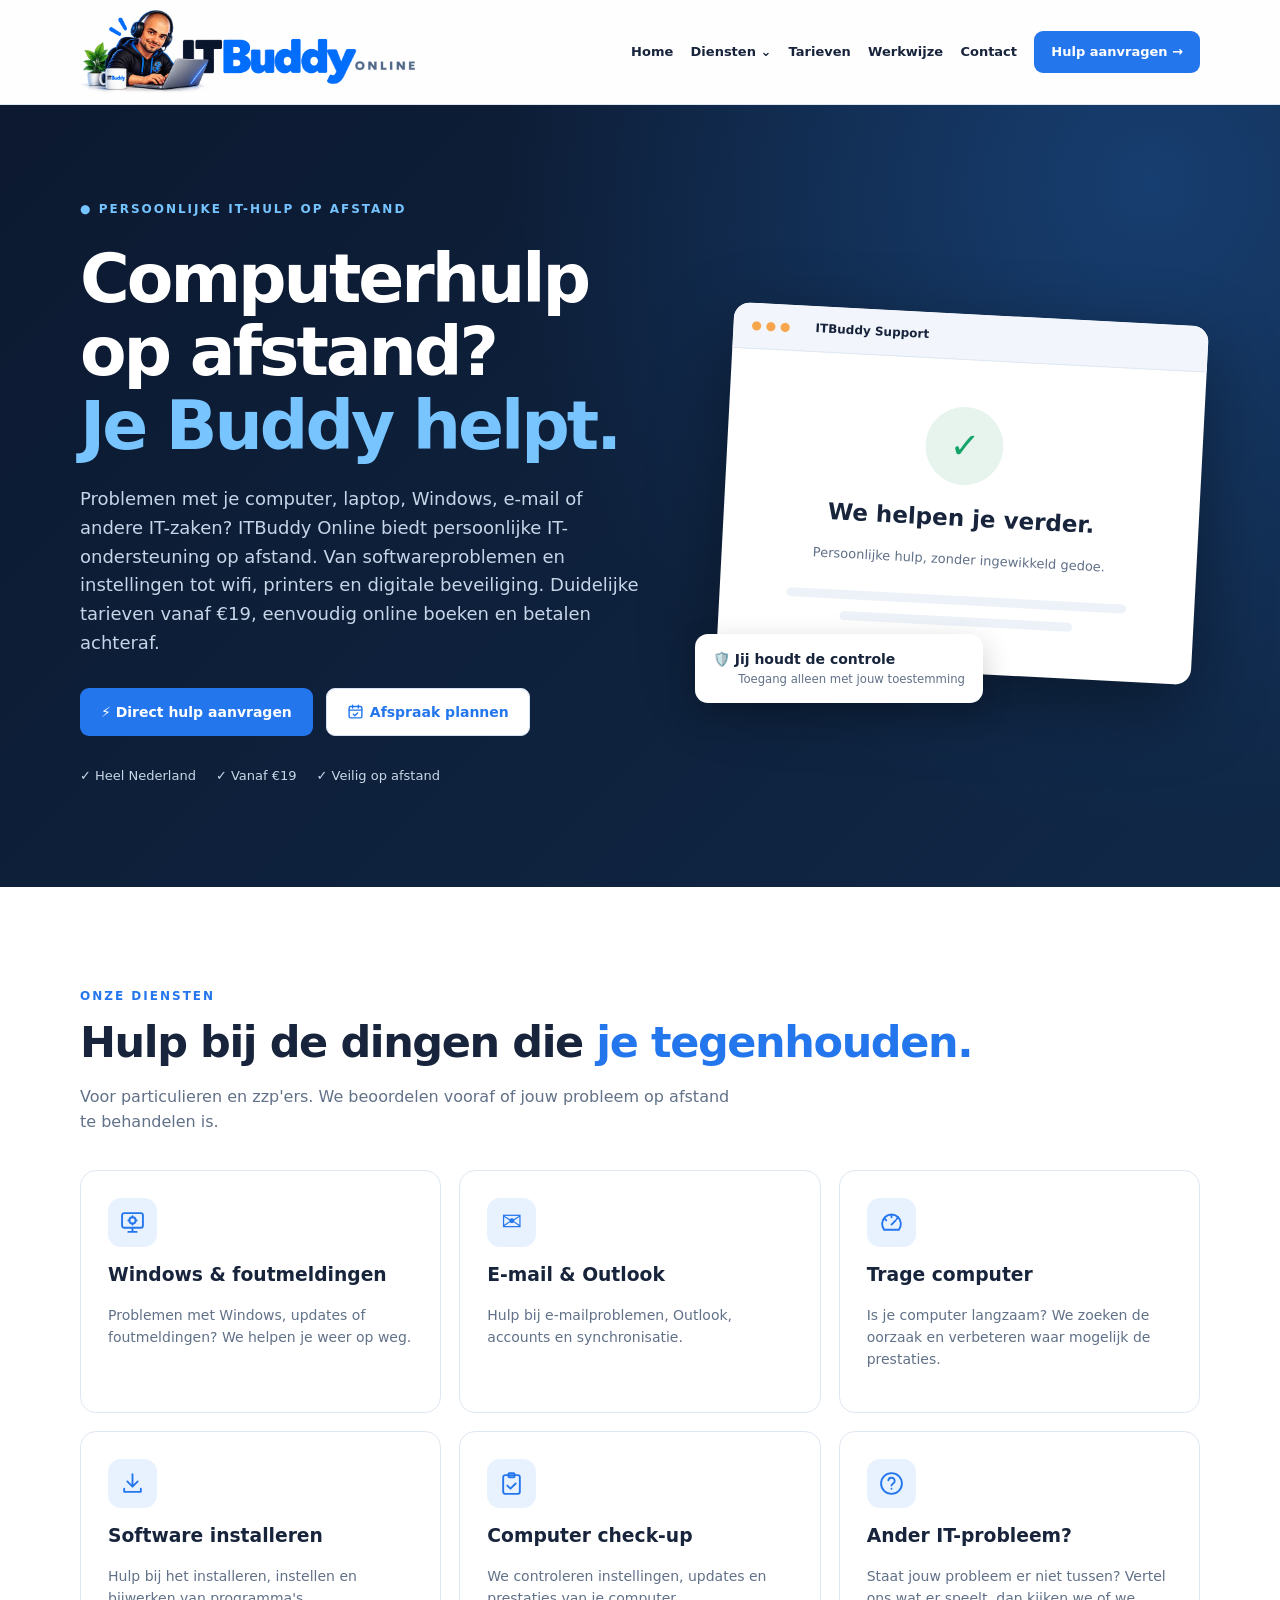
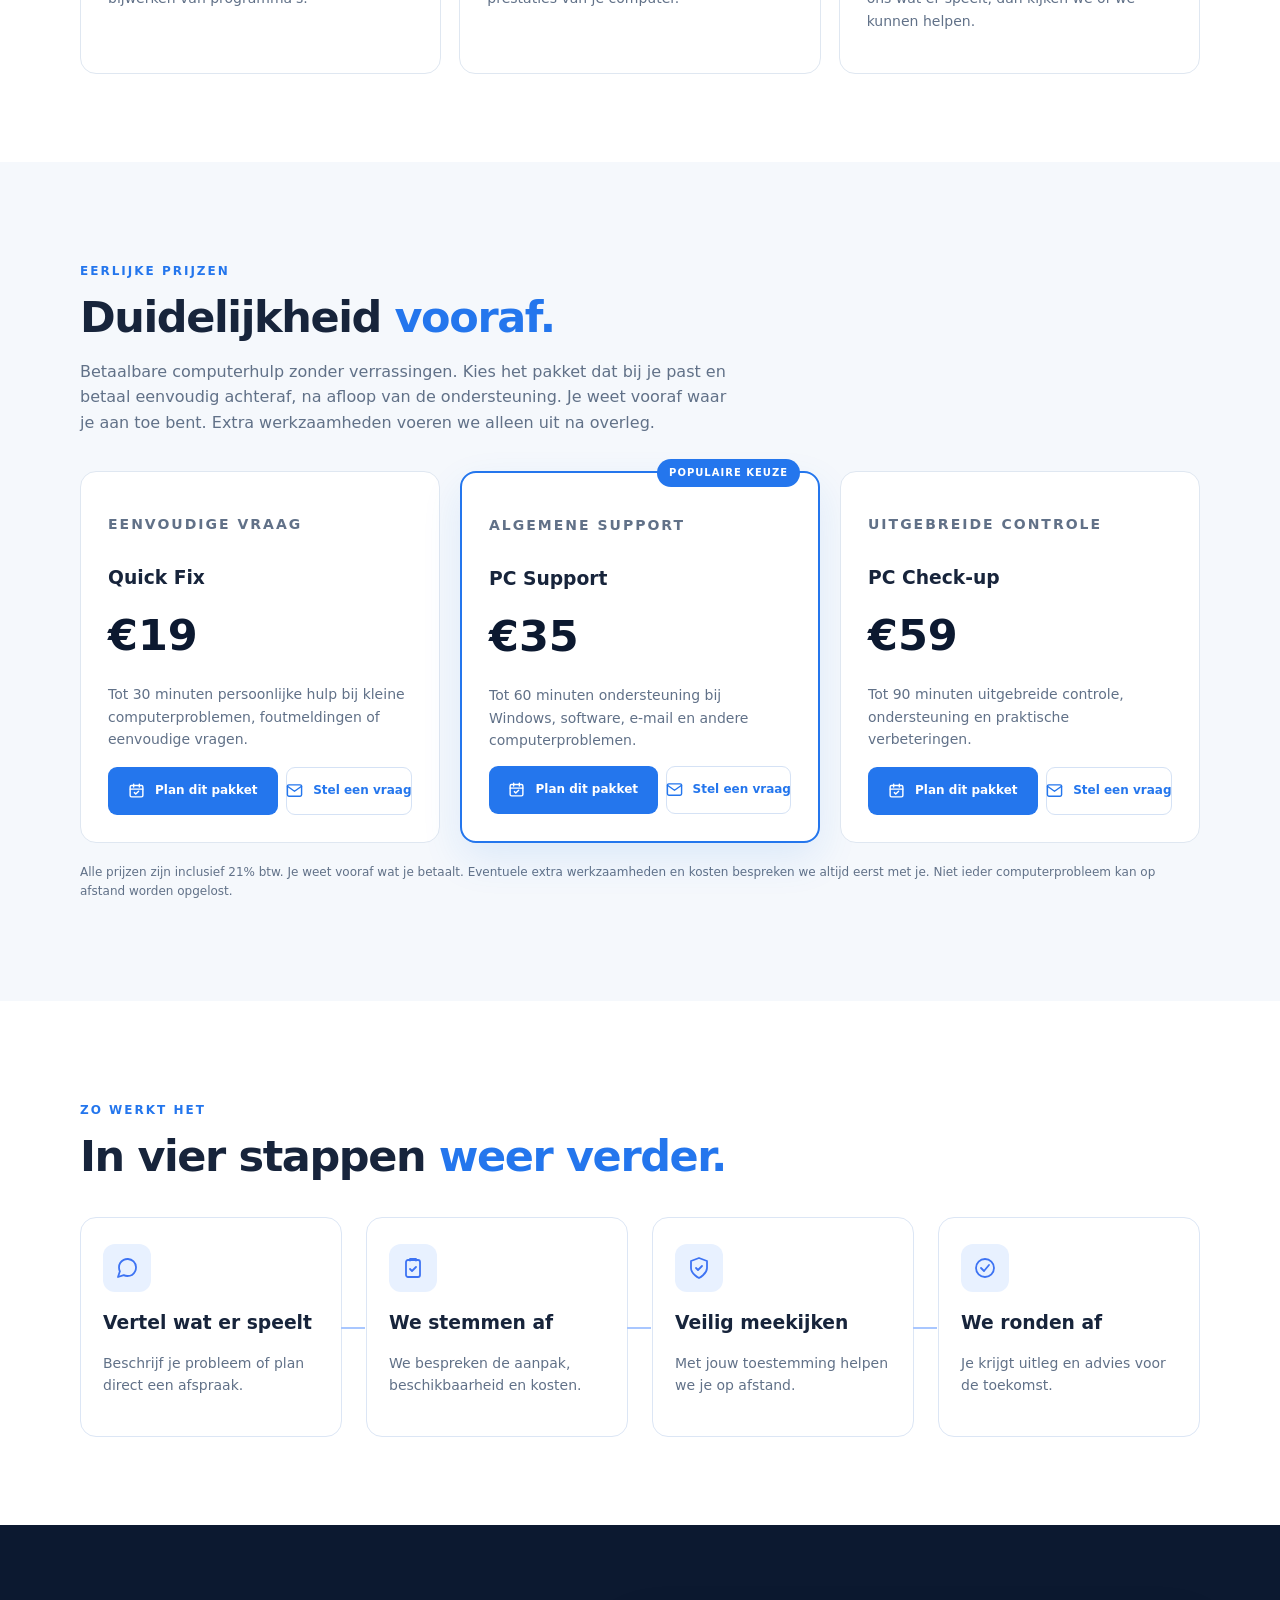
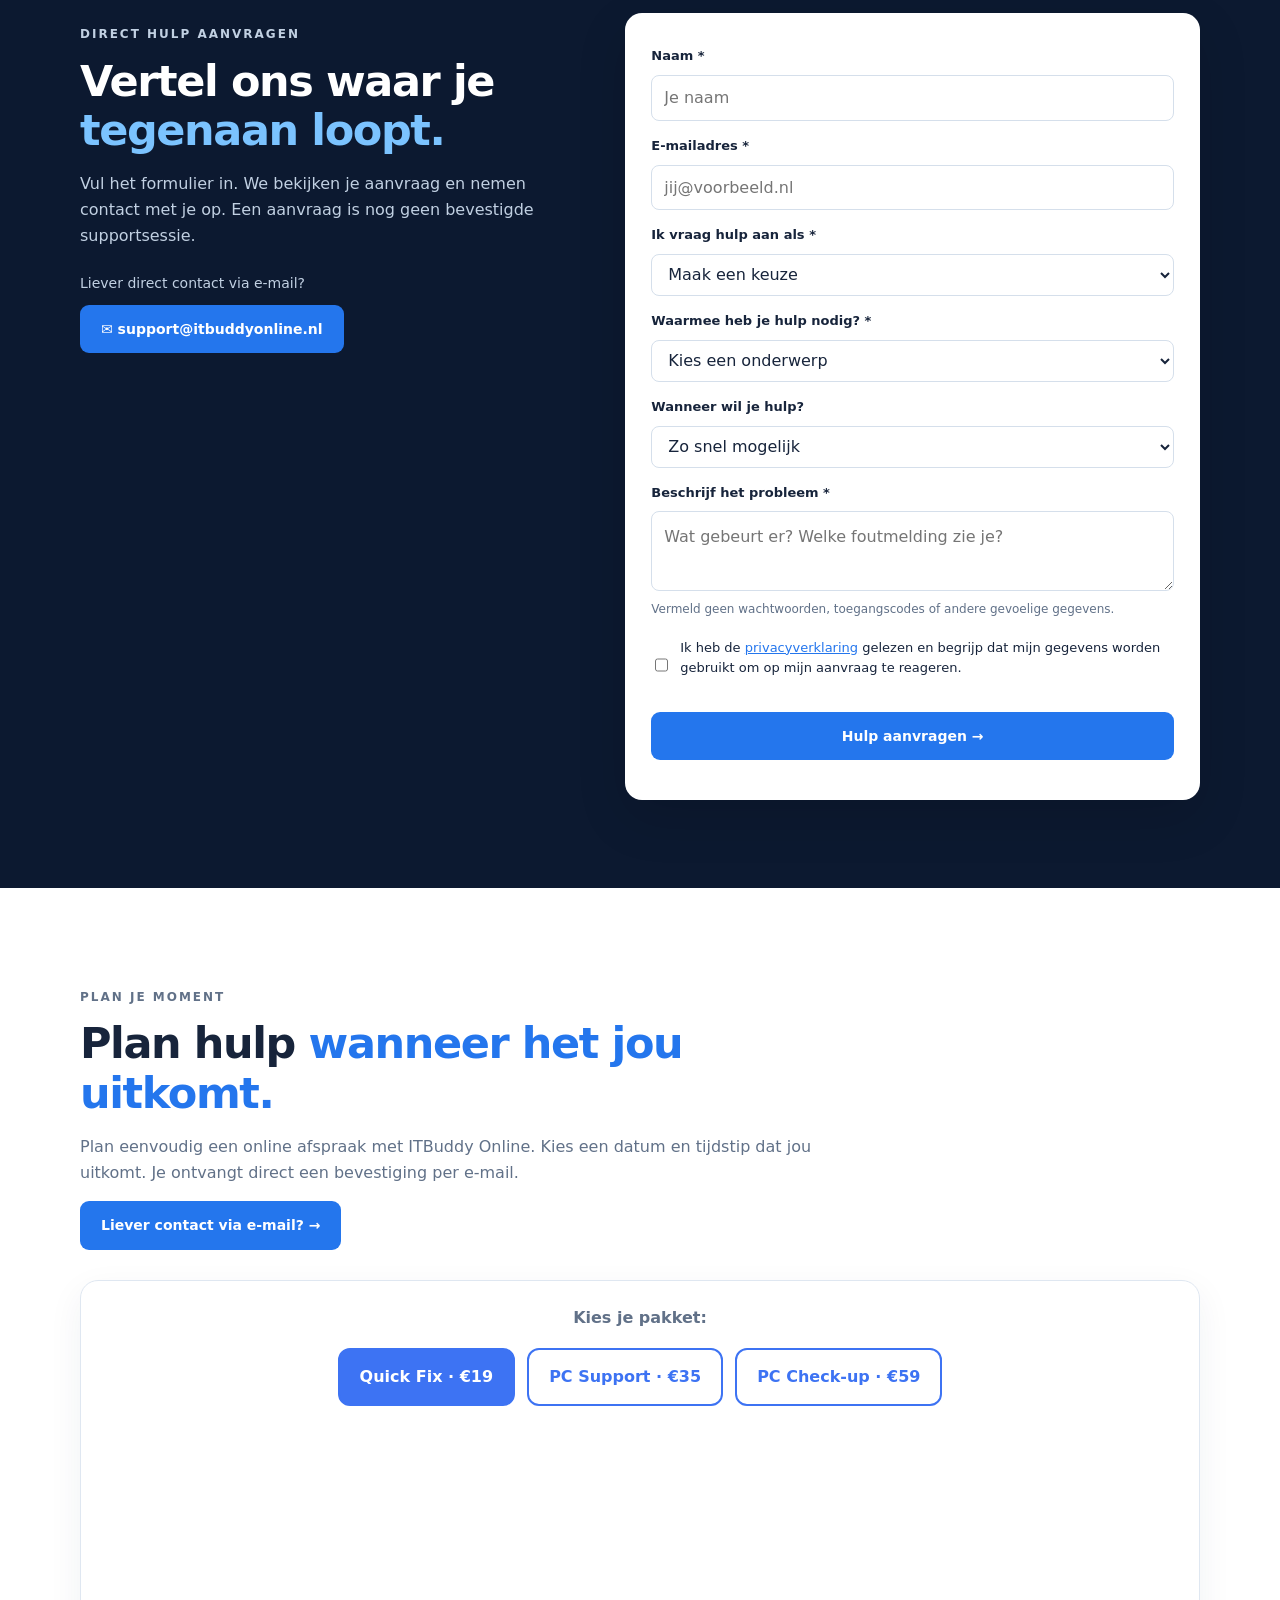
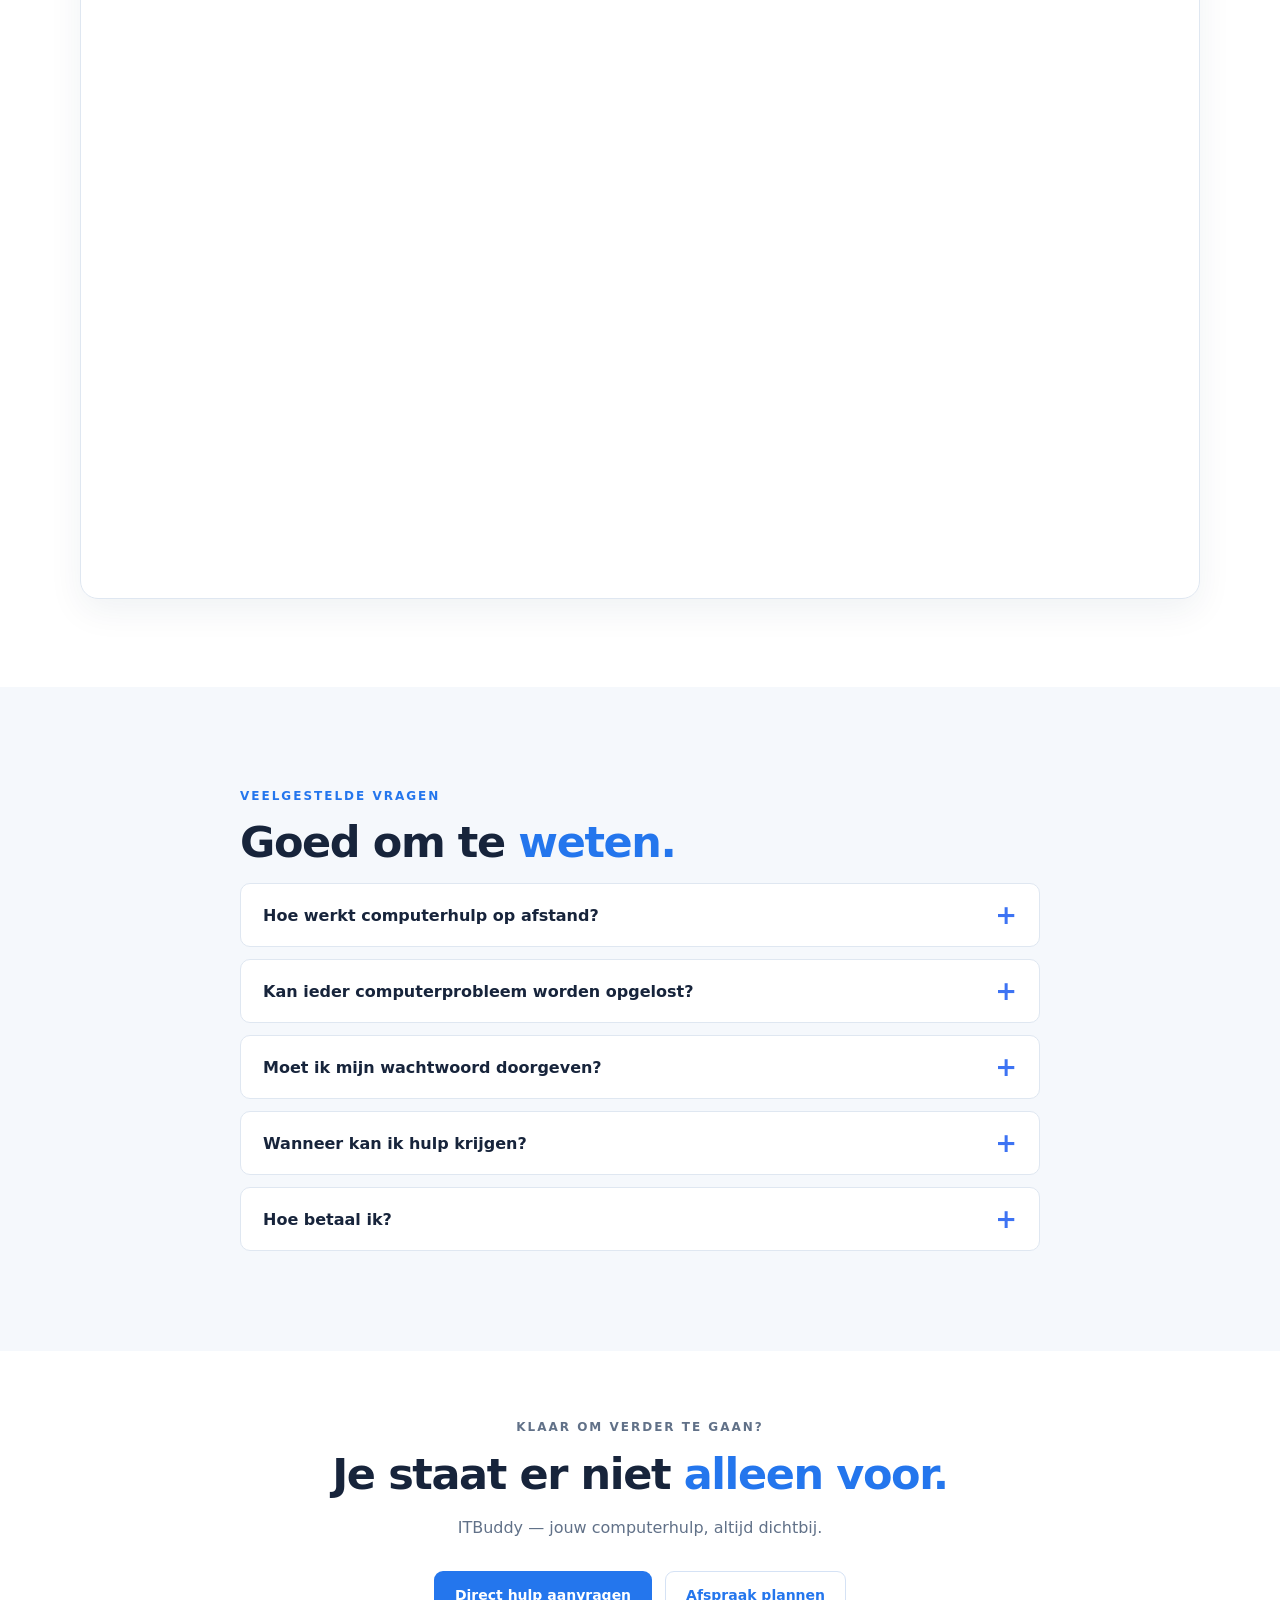
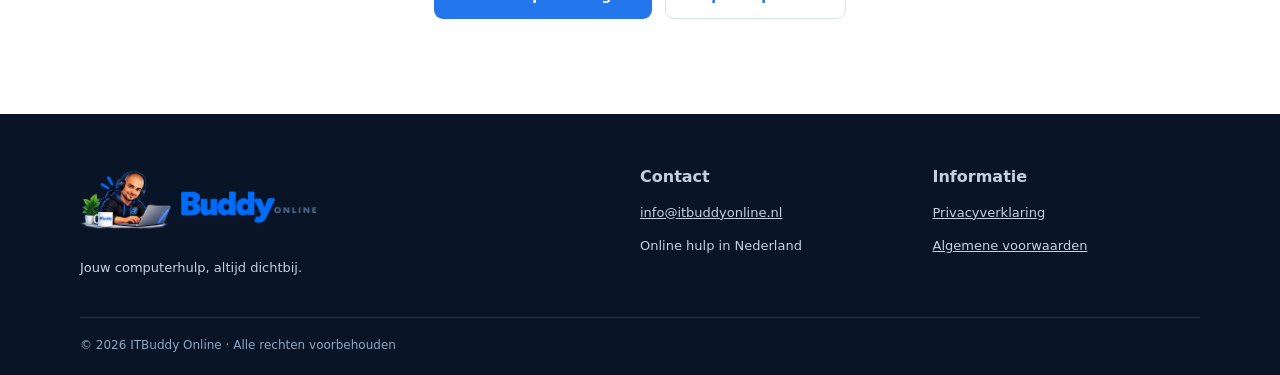
<file: index.html>
<!doctype html>
<html lang="nl">
<head>
  <meta charset="utf-8">
  <meta name="viewport" content="width=device-width,initial-scale=1">
  <title>ITBuddy Online | Persoonlijke IT-hulp voor thuis en zzp</title>
  <meta name="description" content="Hulp nodig met je computer, laptop, Windows of Outlook? ITBuddy Online biedt persoonlijke computerhulp op afstand. Boek online en betaal achteraf.">
  <link rel="canonical" href="https://itbuddyonline.nl/">
 
<meta name="robots" content="index, follow">

<meta property="og:type" content="website">
<meta property="og:locale" content="nl_NL">
<meta property="og:site_name" content="ITBuddy Online">
<meta property="og:title" content="ITBuddy Online | Persoonlijke IT-hulp voor thuis en zzp">
<meta property="og:description" content="Persoonlijke computerhulp op afstand voor Windows, Outlook en andere computerproblemen. Vanaf €19.">
<meta property="og:url" content="https://itbuddyonline.nl/">

<meta name="twitter:card" content="summary">
<meta name="twitter:title" content="Computerhulp op afstand | ITBuddy Online">
<meta name="twitter:description" content="Persoonlijke computerhulp op afstand vanaf €19.">

  
<script type="application/ld+json">
{
  "@context": "https://schema.org",
  "@type": "Organization",
  "name": "ITBuddy Online",
  "url": "https://itbuddyonline.nl/",
  "description": "ITBuddy Online biedt persoonlijke computerhulp op afstand voor particulieren en zzp'ers in Nederland.",
  "email": "support@itbuddyonline.nl",
  "areaServed": {
    "@type": "Country",
    "name": "Nederland"
  },
  "hasOfferCatalog": {
    "@type": "OfferCatalog",
    "name": "Computerhulp op afstand",
    "itemListElement": [
      {
        "@type": "OfferCatalog",
        "name": "Windows en foutmeldingen"
      },
      {
        "@type": "OfferCatalog",
        "name": "E-mail en Outlook ondersteuning"
      },
      {
        "@type": "OfferCatalog",
        "name": "Trage computer oplossen"
      },
      {
        "@type": "OfferCatalog",
        "name": "Software installeren"
      },
      {
        "@type": "OfferCatalog",
        "name": "Computer check-up"
      }
    ]
  }
}
</script>

  <link rel="stylesheet" href="style.css">
  <link rel="stylesheet" href="itbuddy-nav.css">
</head>
<body>

<header class="top"><div class="wrap nav"><a class="logo" href="#home" aria-label="ITBuddy Online home">
  <img src="itbuddy-header-compact.png" alt="ITBuddy Online" style="width:340px;height:auto;display:block;">
</a>
<button class="menu" aria-label="Menu openen" aria-expanded="false">☰</button><nav id="navigation" aria-label="Hoofdnavigatie">
<a href="/">Home</a>
<details class="nav-dropdown"><summary>Diensten <span aria-hidden="true">⌄</span></summary><div class="nav-dropdown-panel"><a href="/computerhulp-op-afstand.html">Computerhulp op afstand</a></div></details>
<a href="/#tarieven">Tarieven</a><a href="/#werkwijze">Werkwijze</a><a href="/#contact">Contact</a>
<a class="nav-cta" href="/#hulp">Hulp aanvragen →</a>
</nav></div></header>
<main id="home"><section class="hero"><div class="wrap hero-grid"><div><div class="eyebrow">● PERSOONLIJKE IT-HULP OP AFSTAND</div><h1>Computerhulp op afstand?<br><em>Je Buddy helpt.</em></h1><p class="lead">Problemen met je computer, laptop, Windows, e-mail of andere IT-zaken? ITBuddy Online biedt persoonlijke IT-ondersteuning op afstand. Van softwareproblemen en instellingen tot wifi, printers en digitale beveiliging. Duidelijke tarieven vanaf €19, eenvoudig online boeken en betalen achteraf.</p><div class="actions"><a class="btn primary" href="#hulp">⚡ Direct hulp aanvragen</a><a class="btn secondary" href="#afspraak">
  <svg xmlns="http://www.w3.org/2000/svg" width="17" height="17"
       viewBox="0 0 24 24" fill="none"
       stroke="currentColor" stroke-width="2"
       stroke-linecap="round" stroke-linejoin="round"
       style="vertical-align:middle;margin-right:6px;">
    <rect x="3" y="5" width="18" height="16" rx="2"/>
    <path d="M16 3v4M8 3v4M3 10h18"/>
    <path d="m9 16 2 2 4-4"/>
  </svg>
  Afspraak plannen
</a></div><div class="proof"><span>✓ Heel Nederland</span><span>✓ Vanaf €19</span><span>✓ Veilig op afstand</span></div></div><div class="hero-visual"><div class="screen"><div class="screen-top"><span>● ● ●</span><b>ITBuddy Support</b></div><div class="screen-body"><div class="orb">✓</div><h3>We helpen je verder.</h3><p>Persoonlijke hulp, zonder ingewikkeld gedoe.</p><div class="fake-line"></div><div class="fake-line short"></div></div></div><div class="float-card">🛡️ <strong>Jij houdt de controle</strong><small>Toegang alleen met jouw toestemming</small></div></div></div></section>
<section class="section" id="diensten"><div class="wrap"><p class="kicker">ONZE DIENSTEN</p><h2>Hulp bij de dingen die <span>je tegenhouden.</span></h2><p class="intro">Voor particulieren en zzp'ers. We beoordelen vooraf of jouw probleem op afstand te behandelen is.</p><div class="cards"><article class="card">
<div class="symbol"><svg width="25" height="25" viewBox="0 0 24 24" fill="none" stroke="currentColor" stroke-width="1.8" stroke-linecap="round" stroke-linejoin="round"><rect x="2" y="3" width="20" height="14" rx="2"/><path d="M8 21h8M12 17v4"/><circle cx="12" cy="10" r="3"/><path d="M12 6v1m0 6v1m-4-4h1m6 0h1"/></svg></div>
  <h3>Windows & foutmeldingen</h3><p>Problemen met Windows, updates of foutmeldingen? We helpen je weer op weg.</p></article><article class="card"><div class="symbol">✉</div><h3>E-mail & Outlook</h3><p>Hulp bij e-mailproblemen, Outlook, accounts en synchronisatie.</p></article><article class="card">
<div class="symbol"><svg width="25" height="25" viewBox="0 0 24 24" fill="none" stroke="currentColor" stroke-width="1.8" stroke-linecap="round" stroke-linejoin="round"><path d="M12 14l4-4"/><path d="M5 19a9 9 0 1 1 14 0z"/><path d="M12 5v2M5.6 8.6 7 10m10-1.4L18.4 7"/></svg></div>
  <h3>Trage computer</h3><p>Is je computer langzaam? We zoeken de oorzaak en verbeteren waar mogelijk de prestaties.</p></article><article class="card">
<div class="symbol"><svg width="25" height="25" viewBox="0 0 24 24" fill="none" stroke="currentColor" stroke-width="1.8" stroke-linecap="round" stroke-linejoin="round"><path d="M12 3v12m-5-5 5 5 5-5"/><path d="M4 17v3h16v-3"/></svg></div>
  <h3>Software installeren</h3><p>Hulp bij het installeren, instellen en bijwerken van programma's.</p></article><article class="card">
<div class="symbol"><svg width="25" height="25" viewBox="0 0 24 24" fill="none" stroke="currentColor" stroke-width="1.8" stroke-linecap="round" stroke-linejoin="round"><rect x="4" y="4" width="16" height="18" rx="2"/><rect x="9" y="2" width="6" height="4" rx="1"/><path d="m8 14 3 3 5-5"/></svg></div>
  <h3>Computer check-up</h3><p>We controleren instellingen, updates en prestaties van je computer.</p></article><article class="card">
<div class="symbol"><svg width="25" height="25" viewBox="0 0 24 24" fill="none" stroke="currentColor" stroke-width="1.8" stroke-linecap="round" stroke-linejoin="round"><circle cx="12" cy="12" r="10"/><path d="M9 9a3 3 0 0 1 6 1c0 2-3 2-3 4"/><path d="M12 17h.01"/></svg></div>
  <h3>Ander IT-probleem?</h3><p>Staat jouw probleem er niet tussen? Vertel ons wat er speelt, dan kijken we of we kunnen helpen.</p></article></div></div></section>

<section class="section muted" id="tarieven">
  <div class="wrap">
    <p class="kicker">EERLIJKE PRIJZEN</p>
    <h2>Duidelijkheid <span>vooraf.</span></h2>
    <p class="intro">
    Betaalbare computerhulp zonder verrassingen.
Kies het pakket dat bij je past en betaal
eenvoudig achteraf, na afloop van de ondersteuning.
Je weet vooraf waar je aan toe bent.
Extra werkzaamheden voeren we alleen uit na overleg.
    </p>

    <div class="prices">

      <article class="price">
        <p class="kicker">EENVOUDIGE VRAAG</p>
        <h3>Quick Fix</h3>
        <div class="amount">€19</div>
        <p>
          Tot 30 minuten persoonlijke hulp bij kleine
          computerproblemen, foutmeldingen of
          eenvoudige vragen.
        </p>
        <div class="price-actions">
          <a class="btn primary"
             href="#afspraak"
             onclick="changePackageByIndex(0)">
            <svg xmlns="http://www.w3.org/2000/svg" width="17" height="17" viewBox="0 0 24 24" fill="none" stroke="currentColor" stroke-width="2" stroke-linecap="round" stroke-linejoin="round" style="vertical-align:middle;margin-right:6px"><rect x="3" y="5" width="18" height="16" rx="2"/><path d="M16 3v4M8 3v4M3 10h18"/><path d="m9 15 2 2 4-4"/></svg>Plan dit pakket
          </a>
          <a class="btn secondary"
             href="mailto:support@itbuddyonline.nl?subject=Vraag%20over%20Quick%20Fix">
            <svg xmlns="http://www.w3.org/2000/svg" width="17" height="17" viewBox="0 0 24 24" fill="none" stroke="currentColor" stroke-width="2" stroke-linecap="round" stroke-linejoin="round" style="vertical-align:middle;margin-right:6px"><rect x="2" y="4" width="20" height="16" rx="2"/><path d="m2 6 10 7 10-7"/></svg>Stel een vraag
          </a>
        </div>
      </article>

      <article class="price featured">
        <div class="popular">POPULAIRE KEUZE</div>
        <p class="kicker">ALGEMENE SUPPORT</p>
        <h3>PC Support</h3>
        <div class="amount">€35</div>
        <p>
          Tot 60 minuten ondersteuning bij Windows,
          software, e-mail en andere computerproblemen.
        </p>
        <div class="price-actions">
          <a class="btn primary"
             href="#afspraak"
             onclick="changePackageByIndex(1)">
            <svg xmlns="http://www.w3.org/2000/svg" width="17" height="17" viewBox="0 0 24 24" fill="none" stroke="currentColor" stroke-width="2" stroke-linecap="round" stroke-linejoin="round" style="vertical-align:middle;margin-right:6px"><rect x="3" y="5" width="18" height="16" rx="2"/><path d="M16 3v4M8 3v4M3 10h18"/><path d="m9 15 2 2 4-4"/></svg>Plan dit pakket
          </a>
          <a class="btn secondary"
             href="mailto:support@itbuddyonline.nl?subject=Vraag%20over%20PC%20Support">
            <svg xmlns="http://www.w3.org/2000/svg" width="17" height="17" viewBox="0 0 24 24" fill="none" stroke="currentColor" stroke-width="2" stroke-linecap="round" stroke-linejoin="round" style="vertical-align:middle;margin-right:6px"><rect x="2" y="4" width="20" height="16" rx="2"/><path d="m2 6 10 7 10-7"/></svg>Stel een vraag
          </a>
        </div>
      </article>

      <article class="price">
        <p class="kicker">UITGEBREIDE CONTROLE</p>
        <h3>PC Check-up</h3>
        <div class="amount">€59</div>
        <p>
          Tot 90 minuten uitgebreide controle,
          ondersteuning en praktische verbeteringen.
        </p>
        <div class="price-actions">
          <a class="btn primary"
             href="#afspraak"
             onclick="changePackageByIndex(2)">
            <svg xmlns="http://www.w3.org/2000/svg" width="17" height="17" viewBox="0 0 24 24" fill="none" stroke="currentColor" stroke-width="2" stroke-linecap="round" stroke-linejoin="round" style="vertical-align:middle;margin-right:6px"><rect x="3" y="5" width="18" height="16" rx="2"/><path d="M16 3v4M8 3v4M3 10h18"/><path d="m9 15 2 2 4-4"/></svg>Plan dit pakket
          </a>
          <a class="btn secondary"
             href="mailto:support@itbuddyonline.nl?subject=Vraag%20over%20PC%20Check-up">
            <svg xmlns="http://www.w3.org/2000/svg" width="17" height="17" viewBox="0 0 24 24" fill="none" stroke="currentColor" stroke-width="2" stroke-linecap="round" stroke-linejoin="round" style="vertical-align:middle;margin-right:6px"><rect x="2" y="4" width="20" height="16" rx="2"/><path d="m2 6 10 7 10-7"/></svg>Stel een vraag
          </a>
        </div>
      </article>

    </div>

    <p class="note">
      Alle prijzen zijn inclusief 21% btw. Je weet vooraf wat je betaalt. Eventuele extra werkzaamheden en kosten bespreken we altijd eerst met je. Niet ieder computerprobleem kan op afstand worden opgelost.
    </p>
  </div>
</section>


<section class="section" id="werkwijze">
  <div class="wrap">
    <p class="kicker">ZO WERKT HET</p>
    <h2>In vier stappen <span>weer verder.</span></h2>

    <div class="steps">

      <div class="step-card">
       
<div class="step-icon">
  <svg width="24" height="24" viewBox="0 0 24 24"
       fill="none" stroke="currentColor" stroke-width="1.8"
       stroke-linecap="round" stroke-linejoin="round">
    <path d="M21 11.5a8.4 8.4 0 0 1-.9 3.8 8.5 8.5 0 0 1-7.6 4.7 8.4 8.4 0 0 1-3.8-.9L3 21l1.9-5.7a8.4 8.4 0 0 1-.9-3.8 8.5 8.5 0 0 1 4.7-7.6 8.4 8.4 0 0 1 3.8-.9h.5a8.5 8.5 0 0 1 8 8v.5z"/>
  </svg>
</div>
        <h3>Vertel wat er speelt</h3>
        <p>Beschrijf je probleem of plan direct een afspraak.</p>
      </div>

      <div class="step-card">
        <div class="step-icon"><svg width="24" height="24" viewBox="0 0 24 24" fill="none" stroke="currentColor" stroke-width="1.8" stroke-linecap="round" stroke-linejoin="round"><rect x="5" y="4" width="14" height="17" rx="2"/><path d="M9 4.5V3h6v1.5M9 13l2 2 4-4"/></svg></div>
        <h3>We stemmen af</h3>
        <p>We bespreken de aanpak, beschikbaarheid en kosten.</p>
      </div>

      <div class="step-card">
        <div class="step-icon"><svg width="24" height="24" viewBox="0 0 24 24" fill="none" stroke="currentColor" stroke-width="1.8" stroke-linecap="round" stroke-linejoin="round"><path d="M12 22s8-4 8-10V5l-8-3-8 3v7c0 6 8 10 8 10z"/><path d="m9 12 2 2 4-4"/></svg></div>
        <h3>Veilig meekijken</h3>
        <p>Met jouw toestemming helpen we je op afstand.</p>
      </div>

      <div class="step-card">
        <div class="step-icon"><svg width="24" height="24" viewBox="0 0 24 24" fill="none" stroke="currentColor" stroke-width="1.8" stroke-linecap="round" stroke-linejoin="round"><circle cx="12" cy="12" r="9"/><path d="m8 12 3 3 5-6"/></svg></div>
        <h3>We ronden af</h3>
        <p>Je krijgt uitleg en advies voor de toekomst.</p>
      </div>

    </div>
  </div>
</section>

<section class="section dark" id="hulp"><div class="wrap contact-grid"><div><p class="kicker">DIRECT HULP AANVRAGEN</p><h2>Vertel ons waar je <span>tegenaan loopt.</span></h2><p>Vul het formulier in. We bekijken je aanvraag en nemen contact met je op. Een aanvraag is nog geen bevestigde supportsessie.</p><p class="email-intro">Liever direct contact via e-mail?</p><a class="btn primary" href="mailto:support@itbuddyonline.nl">
  ✉ support@itbuddyonline.nl
</a></div><div class="form-card"><form id="support-form"><label for="fullname">Naam *</label><input id="fullname" name="name" autocomplete="name" required maxlength="100" placeholder="Je naam"><label for="mail">E-mailadres *</label><input id="mail" type="email" name="email" autocomplete="email" required maxlength="200" placeholder="jij@voorbeeld.nl"><label for="customer_type">Ik vraag hulp aan als *</label><select id="customer_type" name="customer_type" required><option value="">Maak een keuze</option><option value="Particulier">Particulier</option><option value="Zzp&#39;er / bedrijf">Zzp'er / bedrijf</option></select><label for="category">Waarmee heb je hulp nodig? *</label><select id="category" name="category" required><option value="">Kies een onderwerp</option><option>Windows & foutmeldingen</option><option>E-mail & Outlook</option><option>Trage computer</option><option>Software installeren</option><option>Computer check-up</option><option>Anders</option></select><label for="urgency">Wanneer wil je hulp?</label><select id="urgency" name="urgency"><option>Zo snel mogelijk</option><option>Op een later moment</option></select><label for="details">Beschrijf het probleem *</label><textarea id="details" name="details" rows="4" required maxlength="2000" placeholder="Wat gebeurt er? Welke foutmelding zie je?"></textarea><p class="form-hint">Vermeld geen wachtwoorden, toegangscodes of andere gevoelige gegevens.</p><label class="consent"><input type="checkbox" required name="consent" value="yes"><span>Ik heb de <a href="privacy.html" target="_blank" rel="noopener">privacyverklaring</a> gelezen en begrijp dat mijn gegevens worden gebruikt om op mijn aanvraag te reageren.</span></label><button class="btn primary wide" type="submit">Hulp aanvragen →</button><p class="form-status" role="status" aria-live="polite"></p></form></div></div></section>

<!-- Bevestigingspop-up ITBuddy -->
<div id="success-popup" class="success-overlay" hidden>
  <div class="success-modal" role="dialog"
       aria-modal="true"
       aria-labelledby="success-title">

    <button type="button" class="success-close"
            aria-label="Sluiten">×</button>

    <img src="itbuddy-succes.png"
         alt="ITBuddy met twee duimen omhoog"
         class="success-mascot">

    <div class="success-check">✓</div>

    <h2 id="success-title">
      Aanvraag <span>succesvol verzonden!</span>
    </h2>

    <p>
      Bedankt voor je bericht! We hebben je aanvraag
      ontvangen en nemen zo snel mogelijk contact met je op.
    </p>

    <button type="button" class="success-button">
      Sluiten
    </button>

  </div>
</div>

  <section class="section" id="afspraak"><div class="wrap booking"><div><p class="kicker">PLAN JE MOMENT</p><h2>Plan hulp <span>wanneer het jou uitkomt.</span></h2><p>Plan eenvoudig een online afspraak met ITBuddy Online. Kies een datum en tijdstip dat jou uitkomt. Je ontvangt direct een bevestiging per e-mail.</p><a class="btn primary" href="mailto:info@itbuddyonline.nl?subject=Afspraak%20aanvragen">Liever contact via e-mail? →</a></div><div class="booking-card">

<div class="package-selector">
  <p><strong>Kies je pakket:</strong></p>
  <div class="package-buttons">
    <button type="button" class="package-btn active" onclick="changePackageByIndex(0)" aria-pressed="true">Quick Fix · €19</button>
    <button type="button" class="package-btn" onclick="changePackageByIndex(1)" aria-pressed="false">PC Support · €35</button>
    <button type="button" class="package-btn" onclick="changePackageByIndex(2)" aria-pressed="false">PC Check-up · €59</button>
  </div>
</div>
<div id="itbuddy-calendar" style="min-width:0;width:100%;height:540px;">
  <iframe id="itbuddy-calendar-frame" title="Boek Quick Fix bij ITBuddy Online" src="https://cal.com/itbuddyonline/quickfix?embed=true" loading="lazy" style="display:block;width:100%;height:100%;border:0;border-radius:12px;" allow="payment"></iframe>
</div>
<script>
const itbuddyPackages = [
  {name: 'Quick Fix', url: 'https://cal.com/itbuddyonline/quickfix?embed=true'},
  {name: 'PC Support', url: 'https://cal.com/itbuddyonline/pcsupport?embed=true'},
  {name: 'PC Check-up', url: 'https://cal.com/itbuddyonline/pccheckup?embed=true'}
];
function changePackageByIndex(index) {
  const item = itbuddyPackages[index];
  if (!item) return;
  document.querySelectorAll('.package-btn').forEach((button, i) => {
    button.classList.toggle('active', i === index);
    button.setAttribute('aria-pressed', String(i === index));
  });
  const frame = document.getElementById('itbuddy-calendar-frame');
  frame.title = 'Boek ' + item.name + ' bij ITBuddy Online';
  if (frame.getAttribute('src') !== item.url) frame.src = item.url;
}
  
window.addEventListener('load', function () {
  const params = new URLSearchParams(window.location.search);
  const pakket = params.get('pakket');

  if (pakket !== null && /^[012]$/.test(pakket)) {
    changePackageByIndex(Number(pakket));
  }
});

</script>
</div></div></section>
<section class="section muted" id="faq"><div class="wrap narrow"><p class="kicker">VEELGESTELDE VRAGEN</p><h2>Goed om te <span>weten.</span></h2><details><summary>Hoe werkt computerhulp op afstand?</summary><p>We spreken samen een tijd af en gebruiken een geschikte remote-supportoplossing. Jij start de verbinding en houdt de controle.</p></details><details><summary>Kan ieder computerprobleem worden opgelost?</summary><p>Nee. Hardwaredefecten en sommige netwerkproblemen vragen fysieke hulp. We beoordelen vooraf wat mogelijk is.</p></details><details><summary>Moet ik mijn wachtwoord doorgeven?</summary><p>Nee. Deel nooit je wachtwoord via het aanvraagformulier. Indien nodig voer je gegevens zelf in tijdens de sessie.</p></details><details><summary>Wanneer kan ik hulp krijgen?</summary><p>Beschikbaarheid wordt na je aanvraag bevestigd. Er is nog geen gegarandeerde responstijd of 24/7-dienst.</p></details><details><summary>Hoe betaal ik?</summary><p>De betaalwijze en voorwaarden worden vooraf bevestigd. Een geïntegreerde betaalfunctie wordt later aangesloten.</p></details></div></section>
<section class="section" id="contact"><div class="wrap final-cta"><p class="kicker">KLAAR OM VERDER TE GAAN?</p><h2>Je staat er niet <span>alleen voor.</span></h2><p>ITBuddy — jouw computerhulp, altijd dichtbij.</p><div class="actions center"><a class="btn primary" href="#hulp">Direct hulp aanvragen</a><a class="btn secondary" href="#afspraak">Afspraak plannen</a></div></div></section></main>
<footer><div class="wrap foot"><div><a class="logo footer-logo" href="#home" aria-label="ITBuddy Online - naar boven">
  <img src="itbuddy-header-compact.png" alt="ITBuddy Online">
</a><p>Jouw computerhulp, altijd dichtbij.</p></div><div><strong>Contact</strong><p><a href="mailto:info@itbuddyonline.nl">info@itbuddyonline.nl</a></p><p>Online hulp in Nederland</p></div><div><strong>Informatie</strong><p><a href="privacy.html">Privacyverklaring</a></p><p><a href="voorwaarden.html">Algemene voorwaarden</a></p></div></div><div class="wrap copyright">© <span id="year"></span> ITBuddy Online · Alle rechten voorbehouden</div></footer><script src="script.js"></script><script>
/* Selecteer op de homepage de dienst waarop de bezoeker klikte. */
(function () {
  const category = new URLSearchParams(window.location.search).get('category');
  const field = document.getElementById('category');
  if (!category || !field) return;
  const option = Array.from(field.options).find(o => o.value === category || o.text === category);
  if (option) field.value = option.value;
})();
/* Vul het klanttype in wanneer iemand op een doelgroepkaart klikt. */
(function () {
  const customerType = new URLSearchParams(window.location.search).get('customer_type');
  const field = document.getElementById('customer_type');
  if (!customerType || !field) return;
  const option = Array.from(field.options).find(o => o.value === customerType);
  if (option) field.value = option.value;
})();
</script></body></html>
</file>
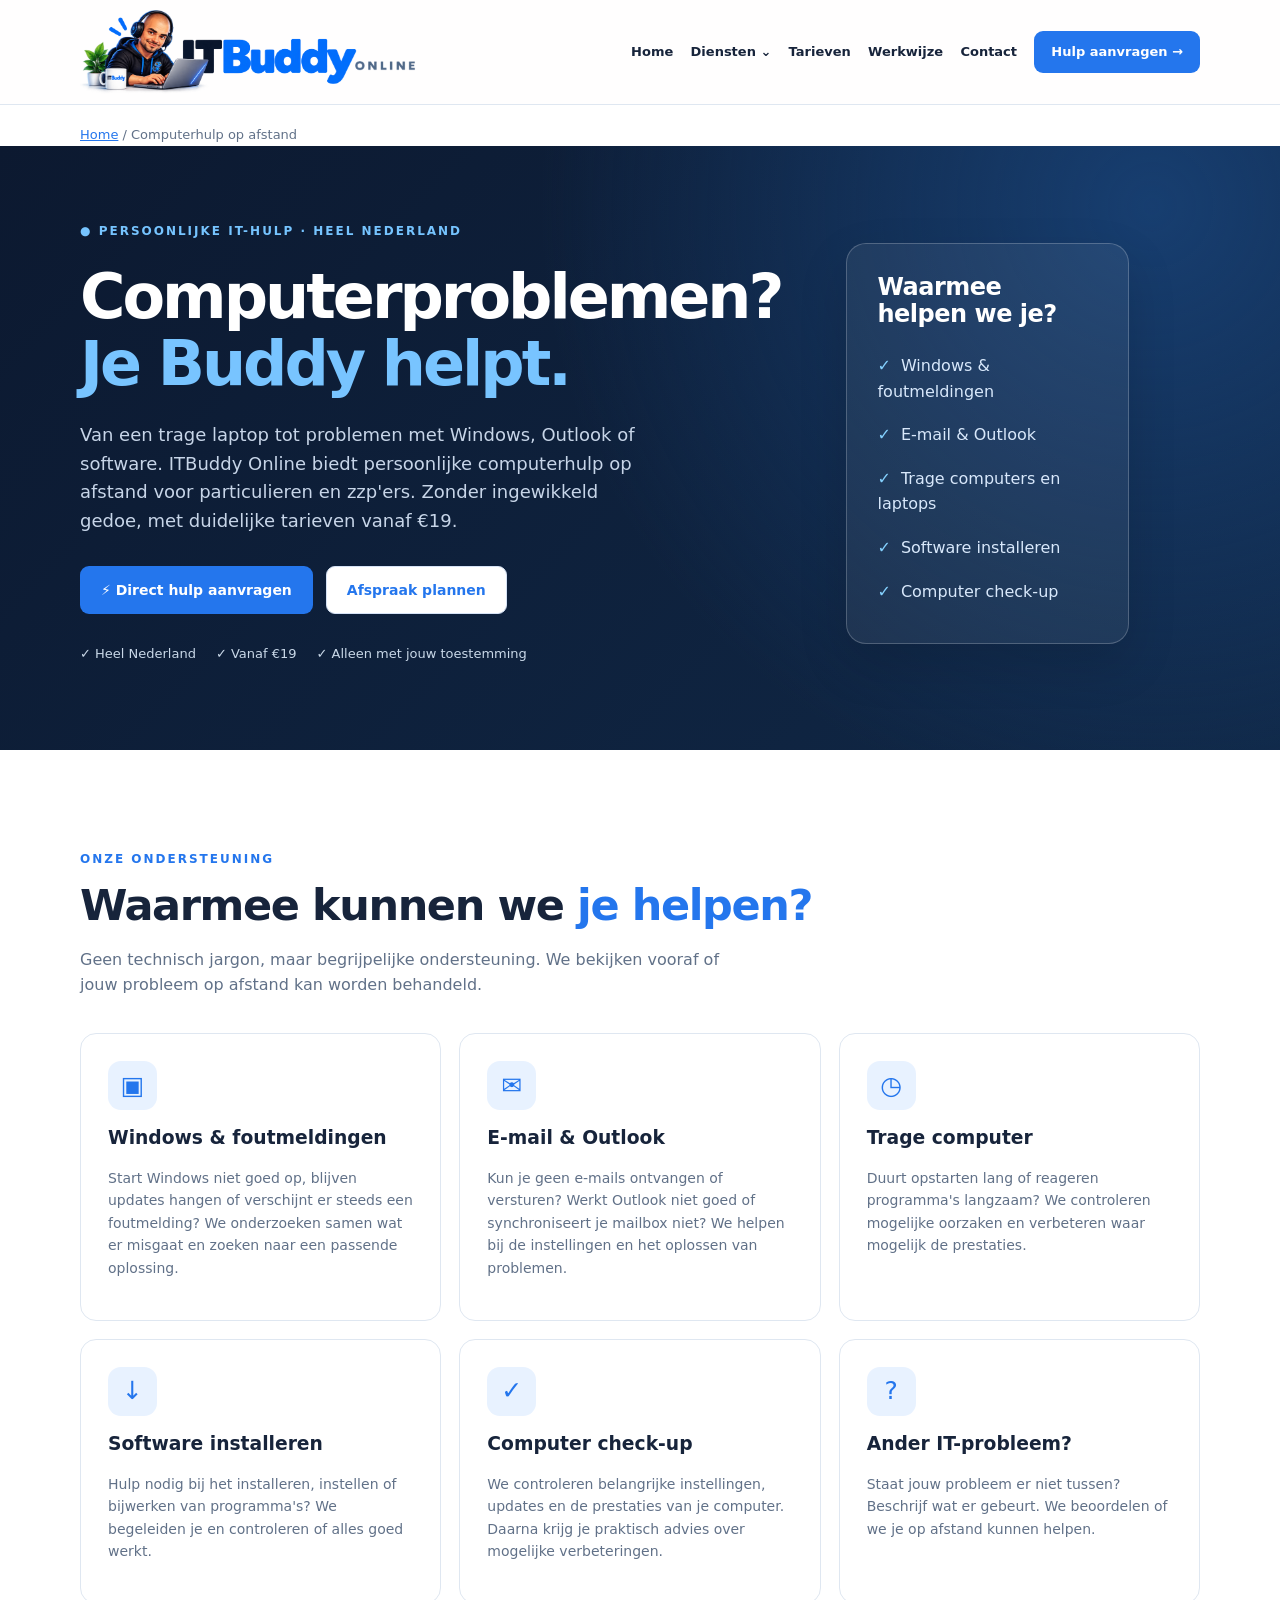
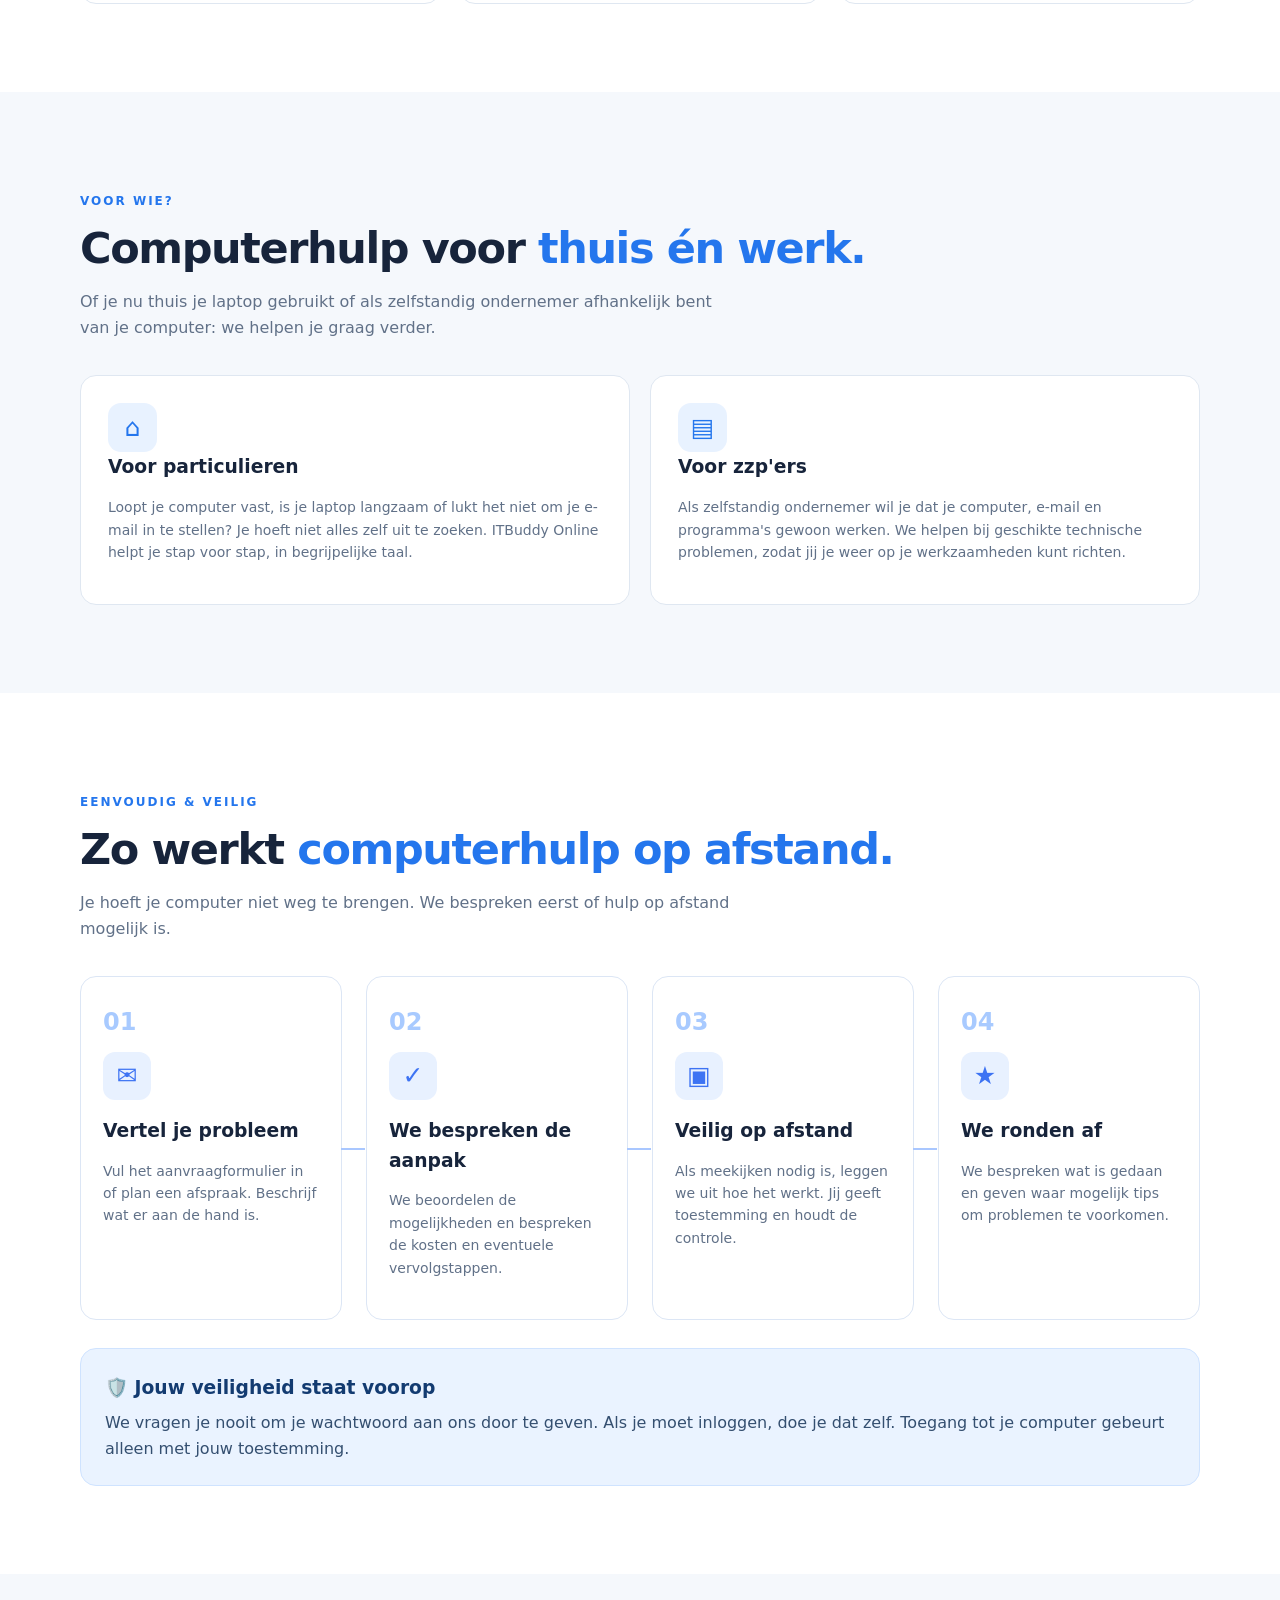
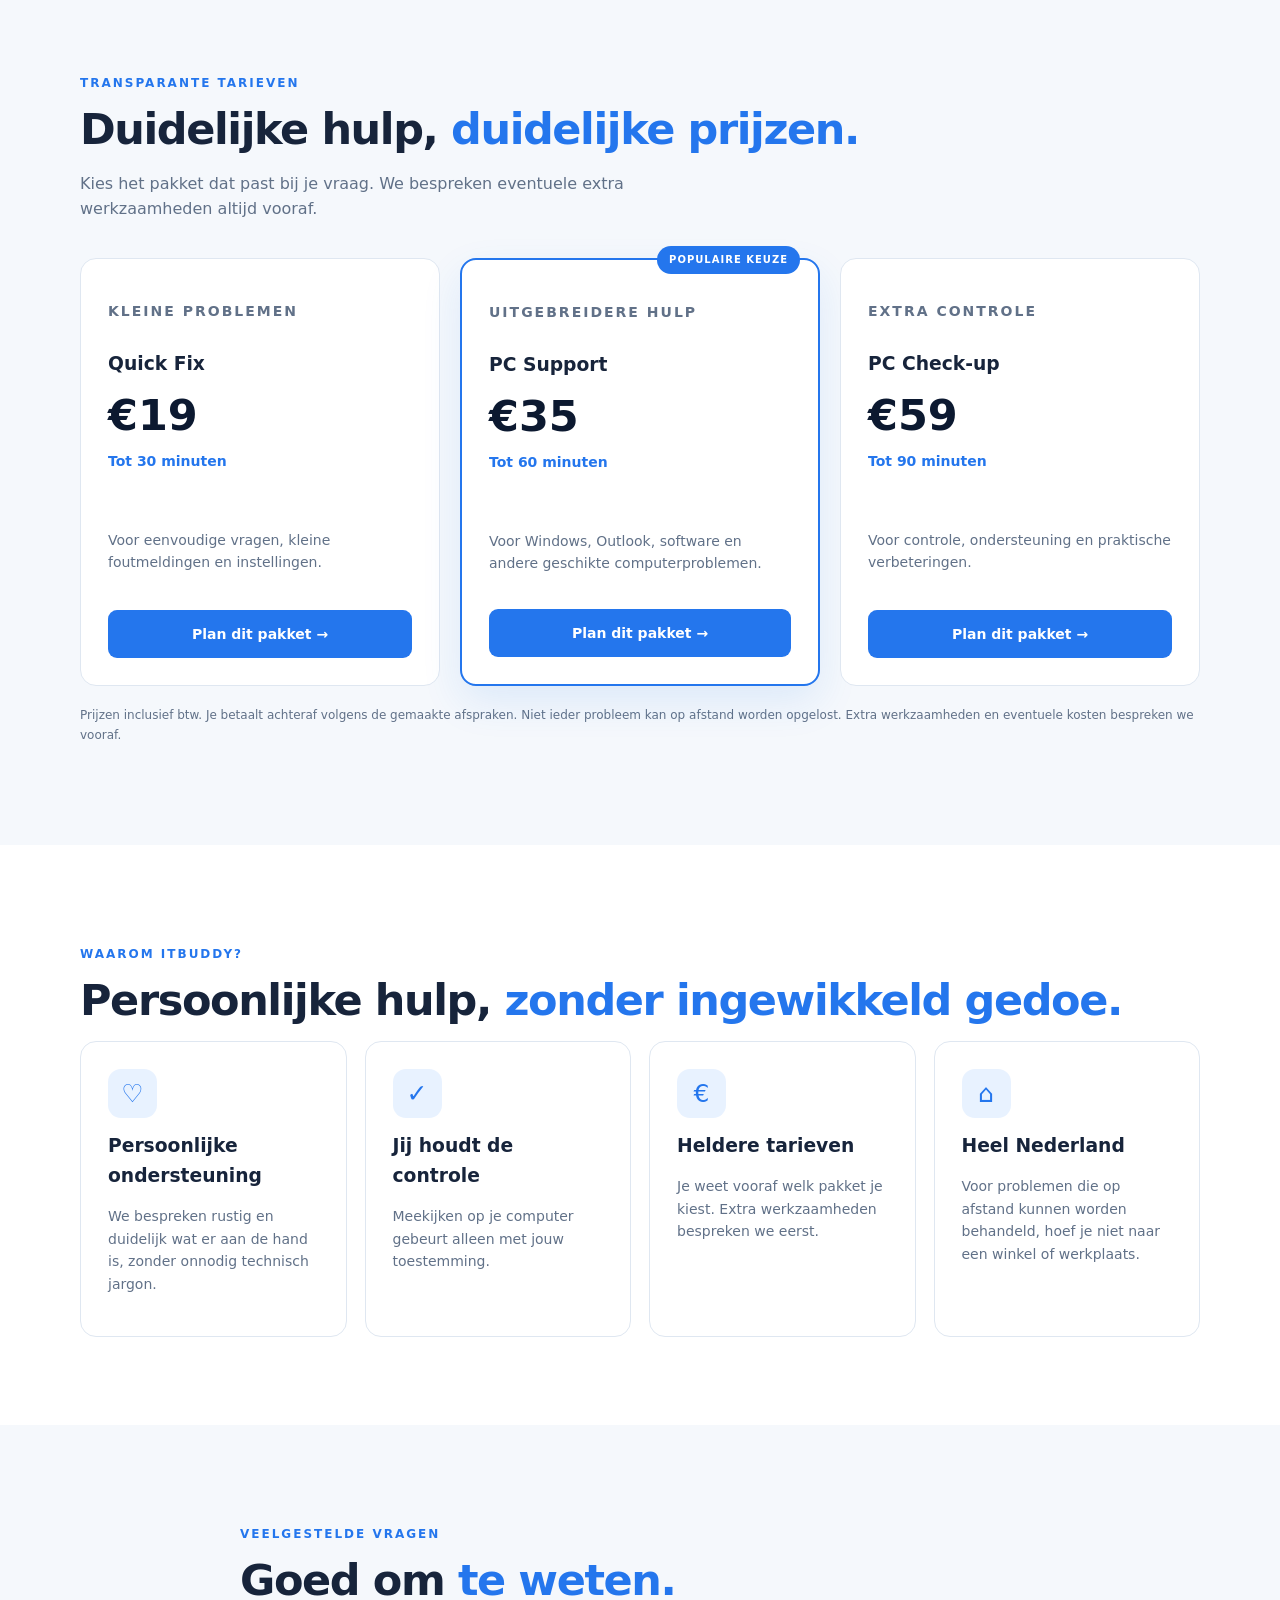
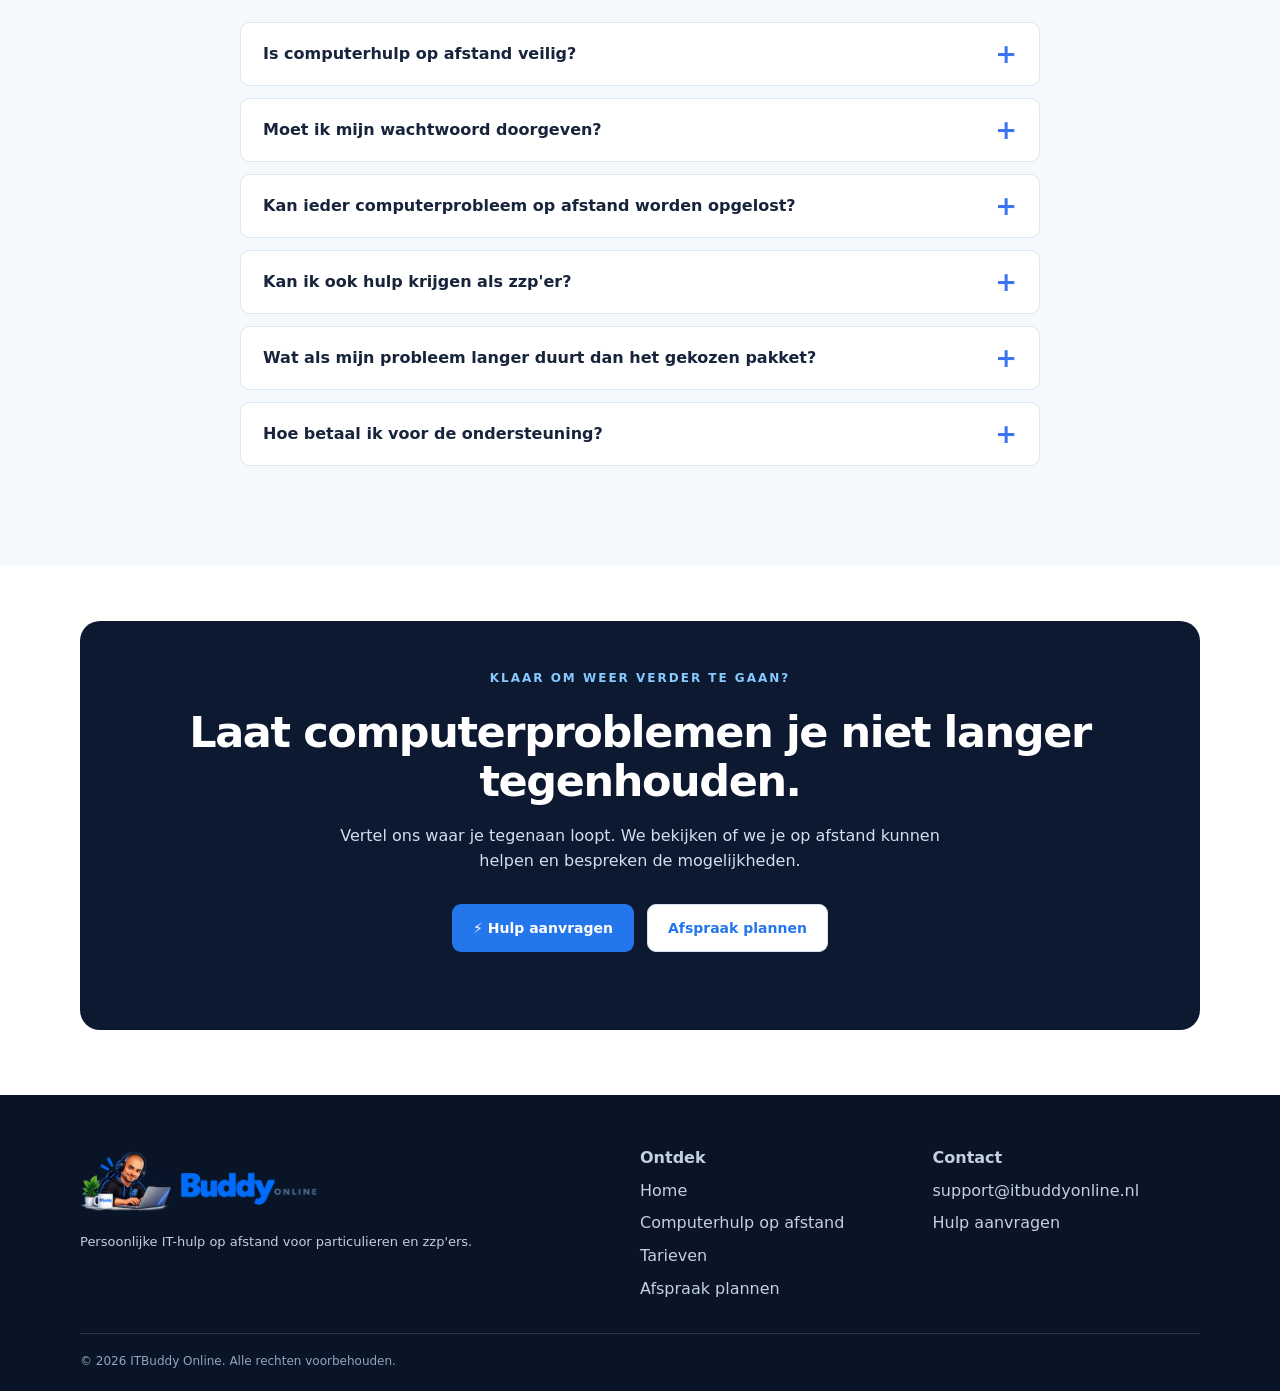
<file: computerhulp-op-afstand-nieuw.html>
<!doctype html>
<html lang="nl">
<head>
  <meta charset="utf-8">
  <meta name="viewport" content="width=device-width,initial-scale=1">
  <title>Computerhulp op afstand vanaf €19 | ITBuddy Online</title>
  <meta name="description" content="Computerhulp op afstand nodig? ITBuddy Online helpt particulieren en zzp'ers met Windows, Outlook en trage computers. Persoonlijke hulp vanaf €19.">
  <link rel="canonical" href="https://itbuddyonline.nl/computerhulp-op-afstand.html">
  <meta name="robots" content="index, follow">
  <meta property="og:type" content="website">
  <meta property="og:locale" content="nl_NL">
  <meta property="og:site_name" content="ITBuddy Online">
  <meta property="og:title" content="Computerhulp op afstand vanaf €19 | ITBuddy Online">
  <meta property="og:description" content="Persoonlijke computerhulp voor particulieren en zzp'ers. Windows, Outlook, software en trage computers.">
  <meta property="og:url" content="https://itbuddyonline.nl/computerhulp-op-afstand.html">
  <meta name="twitter:card" content="summary">
  <link rel="stylesheet" href="style.css">
  <style>
    /* Alleen voor deze dienstenpagina; de bestaande style.css blijft ongewijzigd. */
    .service-page .hero{padding:76px 0 85px}
    .service-page .hero-grid{grid-template-columns:1.2fr .8fr}
    .service-page .hero h1{font-size:clamp(40px,5vw,62px)}
    .service-page .hero-side{border:1px solid #ffffff36;background:#ffffff10;border-radius:20px;padding:30px;box-shadow:0 20px 50px #0002}
    .service-page .hero-side h2{font-size:24px;letter-spacing:-.5px;margin:0 0 15px;color:#fff}
    .service-page .hero-side ul{list-style:none;padding:0;margin:0}
    .service-page .hero-side li{padding:9px 0;color:#d8e8fb}
    .service-page .hero-side li::before{content:'✓';color:#85d2ff;font-weight:800;margin-right:10px}
    .service-page .audience{display:grid;grid-template-columns:repeat(2,minmax(0,1fr));gap:20px}
    .service-page .audience .card h3{margin-top:0}
    .service-page .safety-panel{background:#eaf3ff;border:1px solid #cfe3ff;border-radius:16px;padding:24px;margin-top:28px}
    .service-page .safety-panel h3{margin:0 0 7px;color:#133b71}
    .service-page .safety-panel p{margin:0;color:#344f70}
    .service-page .price .duration{font-weight:700;color:var(--blue);margin:0}
    .service-page .price .btn{margin-top:auto}
    .service-page .price h3{margin-bottom:2px}
    .service-page .final-cta{padding:0 0 88px}
    .service-page .final-cta-box{background:var(--navy);color:#fff;border-radius:20px;padding:48px 25px}
    .service-page .final-cta-box h2{color:#fff}
    .service-page .final-cta-box p{color:#d2dfef;margin:0 auto 20px;max-width:640px}
    .service-page .faq details{background:#fff}
    .service-page .crumb{font-size:13px;color:var(--muted);padding-top:20px}
    .service-page .crumb a{color:var(--blue)}
    .service-page .foot-links a{display:block;margin:7px 0;text-decoration:none}
    .service-page .foot-links a:hover{text-decoration:underline}
    @media(max-width:850px){.service-page .hero-grid{grid-template-columns:1fr}.service-page .hero-side{max-width:540px}}
    @media(max-width:560px){.service-page .audience{grid-template-columns:1fr}.service-page .hero{padding:58px 0 70px}.service-page .hero-side{padding:22px}.service-page .final-cta-box{padding:35px 20px}}
  </style>
  <script type="application/ld+json">
  {
    "@context":"https://schema.org",
    "@type":"Service",
    "name":"Computerhulp op afstand",
    "serviceType":"Computerhulp en IT-ondersteuning op afstand",
    "description":"Persoonlijke ondersteuning op afstand bij Windows, Outlook, trage computers en softwareproblemen voor particulieren en zzp'ers.",
    "provider":{"@type":"Organization","name":"ITBuddy Online","url":"https://itbuddyonline.nl/"},
    "areaServed":{"@type":"Country","name":"Nederland"},
    "url":"https://itbuddyonline.nl/computerhulp-op-afstand.html"
  }
  </script>
  <link rel="stylesheet" href="itbuddy-nav.css">
</head>
<body class="service-page">
<header class="top">
  <div class="wrap nav">
    <a class="logo" href="/" aria-label="ITBuddy Online home"><img src="itbuddy-header-compact.png" alt="ITBuddy Online" style="width:340px;max-width:65vw;height:auto;display:block;"></a>
    <button class="menu" type="button" aria-label="Menu openen" aria-expanded="false" aria-controls="navigation">☰</button>
    <nav id="navigation" aria-label="Hoofdnavigatie">
<a href="/">Home</a>
<details class="nav-dropdown"><summary>Diensten <span aria-hidden="true">⌄</span></summary><div class="nav-dropdown-panel"><a href="/computerhulp-op-afstand.html" aria-current="page">Computerhulp op afstand</a></div></details>
<a href="/#tarieven">Tarieven</a><a href="/#werkwijze">Werkwijze</a><a href="/#contact">Contact</a>
<a class="nav-cta" href="/#hulp">Hulp aanvragen →</a>
</nav>
  </div>
</header>
<main>
  <div class="wrap crumb"><a href="/">Home</a> / Computerhulp op afstand</div>
  <section class="hero" aria-labelledby="page-title">
    <div class="wrap hero-grid">
      <div>
        <div class="eyebrow">● PERSOONLIJKE IT-HULP · HEEL NEDERLAND</div>
        <h1 id="page-title">Computerproblemen?<br><em>Je Buddy helpt.</em></h1>
        <p class="lead">Van een trage laptop tot problemen met Windows, Outlook of software. ITBuddy Online biedt persoonlijke computerhulp op afstand voor particulieren en zzp'ers. Zonder ingewikkeld gedoe, met duidelijke tarieven vanaf €19.</p>
        <div class="actions"><a class="btn primary" href="/#hulp">⚡ Direct hulp aanvragen</a><a class="btn secondary" href="/#afspraak">Afspraak plannen</a></div>
        <div class="proof"><span>✓ Heel Nederland</span><span>✓ Vanaf €19</span><span>✓ Alleen met jouw toestemming</span></div>
      </div>
      <aside class="hero-side" aria-label="Veelvoorkomende computerproblemen">
        <h2>Waarmee helpen we je?</h2>
        <ul><li>Windows &amp; foutmeldingen</li><li>E-mail &amp; Outlook</li><li>Trage computers en laptops</li><li>Software installeren</li><li>Computer check-up</li></ul>
      </aside>
    </div>
  </section>
  <section class="section" id="problemen" aria-labelledby="problemen-titel">
    <div class="wrap"><p class="kicker">ONZE ONDERSTEUNING</p><h2 id="problemen-titel">Waarmee kunnen we <span>je helpen?</span></h2><p class="intro">Geen technisch jargon, maar begrijpelijke ondersteuning. We bekijken vooraf of jouw probleem op afstand kan worden behandeld.</p>
      <div class="cards">
        <article class="card"><div class="symbol">▣</div><h3>Windows &amp; foutmeldingen</h3><p>Start Windows niet goed op, blijven updates hangen of verschijnt er steeds een foutmelding? We onderzoeken samen wat er misgaat en zoeken naar een passende oplossing.</p></article>
        <article class="card"><div class="symbol">✉</div><h3>E-mail &amp; Outlook</h3><p>Kun je geen e-mails ontvangen of versturen? Werkt Outlook niet goed of synchroniseert je mailbox niet? We helpen bij de instellingen en het oplossen van problemen.</p></article>
        <article class="card"><div class="symbol">◷</div><h3>Trage computer</h3><p>Duurt opstarten lang of reageren programma's langzaam? We controleren mogelijke oorzaken en verbeteren waar mogelijk de prestaties.</p></article>
        <article class="card"><div class="symbol">↓</div><h3>Software installeren</h3><p>Hulp nodig bij het installeren, instellen of bijwerken van programma's? We begeleiden je en controleren of alles goed werkt.</p></article>
        <article class="card"><div class="symbol">✓</div><h3>Computer check-up</h3><p>We controleren belangrijke instellingen, updates en de prestaties van je computer. Daarna krijg je praktisch advies over mogelijke verbeteringen.</p></article>
        <article class="card"><div class="symbol">?</div><h3>Ander IT-probleem?</h3><p>Staat jouw probleem er niet tussen? Beschrijf wat er gebeurt. We beoordelen of we je op afstand kunnen helpen.</p></article>
      </div>
    </div>
  </section>
  <section class="section muted" id="voor-wie" aria-labelledby="doelgroep-titel"><div class="wrap"><p class="kicker">VOOR WIE?</p><h2 id="doelgroep-titel">Computerhulp voor <span>thuis én werk.</span></h2><p class="intro">Of je nu thuis je laptop gebruikt of als zelfstandig ondernemer afhankelijk bent van je computer: we helpen je graag verder.</p><div class="audience">
    <article class="card"><div class="symbol">⌂</div><h3>Voor particulieren</h3><p>Loopt je computer vast, is je laptop langzaam of lukt het niet om je e-mail in te stellen? Je hoeft niet alles zelf uit te zoeken. ITBuddy Online helpt je stap voor stap, in begrijpelijke taal.</p></article>
    <article class="card"><div class="symbol">▤</div><h3>Voor zzp'ers</h3><p>Als zelfstandig ondernemer wil je dat je computer, e-mail en programma's gewoon werken. We helpen bij geschikte technische problemen, zodat jij je weer op je werkzaamheden kunt richten.</p></article>
  </div></div></section>
  <section class="section" id="werkwijze" aria-labelledby="werkwijze-titel"><div class="wrap"><p class="kicker">EENVOUDIG &amp; VEILIG</p><h2 id="werkwijze-titel">Zo werkt <span>computerhulp op afstand.</span></h2><p class="intro">Je hoeft je computer niet weg te brengen. We bespreken eerst of hulp op afstand mogelijk is.</p><div class="steps">
    <article class="step-card"><b>01</b><div class="step-icon">✉</div><h3>Vertel je probleem</h3><p>Vul het aanvraagformulier in of plan een afspraak. Beschrijf wat er aan de hand is.</p></article>
    <article class="step-card"><b>02</b><div class="step-icon">✓</div><h3>We bespreken de aanpak</h3><p>We beoordelen de mogelijkheden en bespreken de kosten en eventuele vervolgstappen.</p></article>
    <article class="step-card"><b>03</b><div class="step-icon">▣</div><h3>Veilig op afstand</h3><p>Als meekijken nodig is, leggen we uit hoe het werkt. Jij geeft toestemming en houdt de controle.</p></article>
    <article class="step-card"><b>04</b><div class="step-icon">★</div><h3>We ronden af</h3><p>We bespreken wat is gedaan en geven waar mogelijk tips om problemen te voorkomen.</p></article>
  </div><div class="safety-panel"><h3>🛡️ Jouw veiligheid staat voorop</h3><p>We vragen je nooit om je wachtwoord aan ons door te geven. Als je moet inloggen, doe je dat zelf. Toegang tot je computer gebeurt alleen met jouw toestemming.</p></div></div></section>
  <section class="section muted" id="tarieven" aria-labelledby="tarieven-titel"><div class="wrap"><p class="kicker">TRANSPARANTE TARIEVEN</p><h2 id="tarieven-titel">Duidelijke hulp, <span>duidelijke prijzen.</span></h2><p class="intro">Kies het pakket dat past bij je vraag. We bespreken eventuele extra werkzaamheden altijd vooraf.</p><div class="prices">
    <article class="price"><p class="kicker">KLEINE PROBLEMEN</p><h3>Quick Fix</h3><div class="amount">€19</div><p class="duration">Tot 30 minuten</p><p>Voor eenvoudige vragen, kleine foutmeldingen en instellingen.</p><a class="btn primary" href="/#afspraak">Plan dit pakket →</a></article>
    <article class="price featured"><span class="popular">POPULAIRE KEUZE</span><p class="kicker">UITGEBREIDERE HULP</p><h3>PC Support</h3><div class="amount">€35</div><p class="duration">Tot 60 minuten</p><p>Voor Windows, Outlook, software en andere geschikte computerproblemen.</p><a class="btn primary" href="/#afspraak">Plan dit pakket →</a></article>
    <article class="price"><p class="kicker">EXTRA CONTROLE</p><h3>PC Check-up</h3><div class="amount">€59</div><p class="duration">Tot 90 minuten</p><p>Voor controle, ondersteuning en praktische verbeteringen.</p><a class="btn primary" href="/#afspraak">Plan dit pakket →</a></article>
  </div><p class="note">Prijzen inclusief btw. Je betaalt achteraf volgens de gemaakte afspraken. Niet ieder probleem kan op afstand worden opgelost. Extra werkzaamheden en eventuele kosten bespreken we vooraf.</p></div></section>
  <section class="section" id="waarom" aria-labelledby="waarom-titel"><div class="wrap"><p class="kicker">WAAROM ITBUDDY?</p><h2 id="waarom-titel">Persoonlijke hulp, <span>zonder ingewikkeld gedoe.</span></h2><div class="cards">
    <article class="card"><div class="symbol">♡</div><h3>Persoonlijke ondersteuning</h3><p>We bespreken rustig en duidelijk wat er aan de hand is, zonder onnodig technisch jargon.</p></article>
    <article class="card"><div class="symbol">✓</div><h3>Jij houdt de controle</h3><p>Meekijken op je computer gebeurt alleen met jouw toestemming.</p></article>
    <article class="card"><div class="symbol">€</div><h3>Heldere tarieven</h3><p>Je weet vooraf welk pakket je kiest. Extra werkzaamheden bespreken we eerst.</p></article>
    <article class="card"><div class="symbol">⌂</div><h3>Heel Nederland</h3><p>Voor problemen die op afstand kunnen worden behandeld, hoef je niet naar een winkel of werkplaats.</p></article>
  </div></div></section>
  <section class="section muted faq" id="faq" aria-labelledby="faq-titel"><div class="wrap narrow"><p class="kicker">VEELGESTELDE VRAGEN</p><h2 id="faq-titel">Goed om <span>te weten.</span></h2>
    <details><summary>Is computerhulp op afstand veilig?</summary><p>We bespreken vooraf hoe de ondersteuning werkt. Als meekijken nodig is, gebeurt dat alleen met jouw toestemming. Je blijft zelf de controle houden over je computer.</p></details>
    <details><summary>Moet ik mijn wachtwoord doorgeven?</summary><p>Nee. Geef nooit je wachtwoord of andere gevoelige inloggegevens door. Als ergens moet worden ingelogd, doe je dat zelf.</p></details>
    <details><summary>Kan ieder computerprobleem op afstand worden opgelost?</summary><p>Nee. Sommige problemen, zoals defecte onderdelen of bepaalde netwerkstoringen, kunnen fysieke hulp vereisen. We beoordelen vooraf of ondersteuning op afstand passend is.</p></details>
    <details><summary>Kan ik ook hulp krijgen als zzp'er?</summary><p>Ja. ITBuddy Online helpt zowel particulieren als zelfstandig ondernemers bij geschikte computer-, e-mail- en softwareproblemen.</p></details>
    <details><summary>Wat als mijn probleem langer duurt dan het gekozen pakket?</summary><p>Dan bespreken we eerst de mogelijkheden en eventuele extra kosten. Extra werkzaamheden worden niet zonder overleg uitgevoerd.</p></details>
    <details><summary>Hoe betaal ik voor de ondersteuning?</summary><p>Je betaalt achteraf, na afloop van de ondersteuning, volgens de betaalafspraken van ITBuddy Online.</p></details>
  </div></section>
  <section class="final-cta" id="contact" aria-labelledby="cta-titel"><div class="wrap"><div class="final-cta-box"><p class="kicker" style="color:#85c9ff">KLAAR OM WEER VERDER TE GAAN?</p><h2 id="cta-titel">Laat computerproblemen je niet langer tegenhouden.</h2><p>Vertel ons waar je tegenaan loopt. We bekijken of we je op afstand kunnen helpen en bespreken de mogelijkheden.</p><div class="actions center"><a class="btn primary" href="/#hulp">⚡ Hulp aanvragen</a><a class="btn secondary" href="/#afspraak">Afspraak plannen</a></div></div></div></section>
</main>
<footer><div class="wrap"><div class="foot"><div><a class="footer-logo" href="/" aria-label="ITBuddy Online homepage"><img src="itbuddy-header-compact.png" alt="ITBuddy Online" style="width:240px;max-width:100%;height:auto;"></a><p>Persoonlijke IT-hulp op afstand voor particulieren en zzp'ers.</p></div><div class="foot-links"><strong>Ontdek</strong><a href="/">Home</a><a href="/computerhulp-op-afstand.html">Computerhulp op afstand</a><a href="/#tarieven">Tarieven</a><a href="/#afspraak">Afspraak plannen</a></div><div class="foot-links"><strong>Contact</strong><a href="mailto:support@itbuddyonline.nl">support@itbuddyonline.nl</a><a href="/#hulp">Hulp aanvragen</a></div></div><div class="copyright">© <span id="year">2026</span> ITBuddy Online. Alle rechten voorbehouden.</div></div></footer>
<script src="script.js" defer></script>
</body>
</html>
</file>
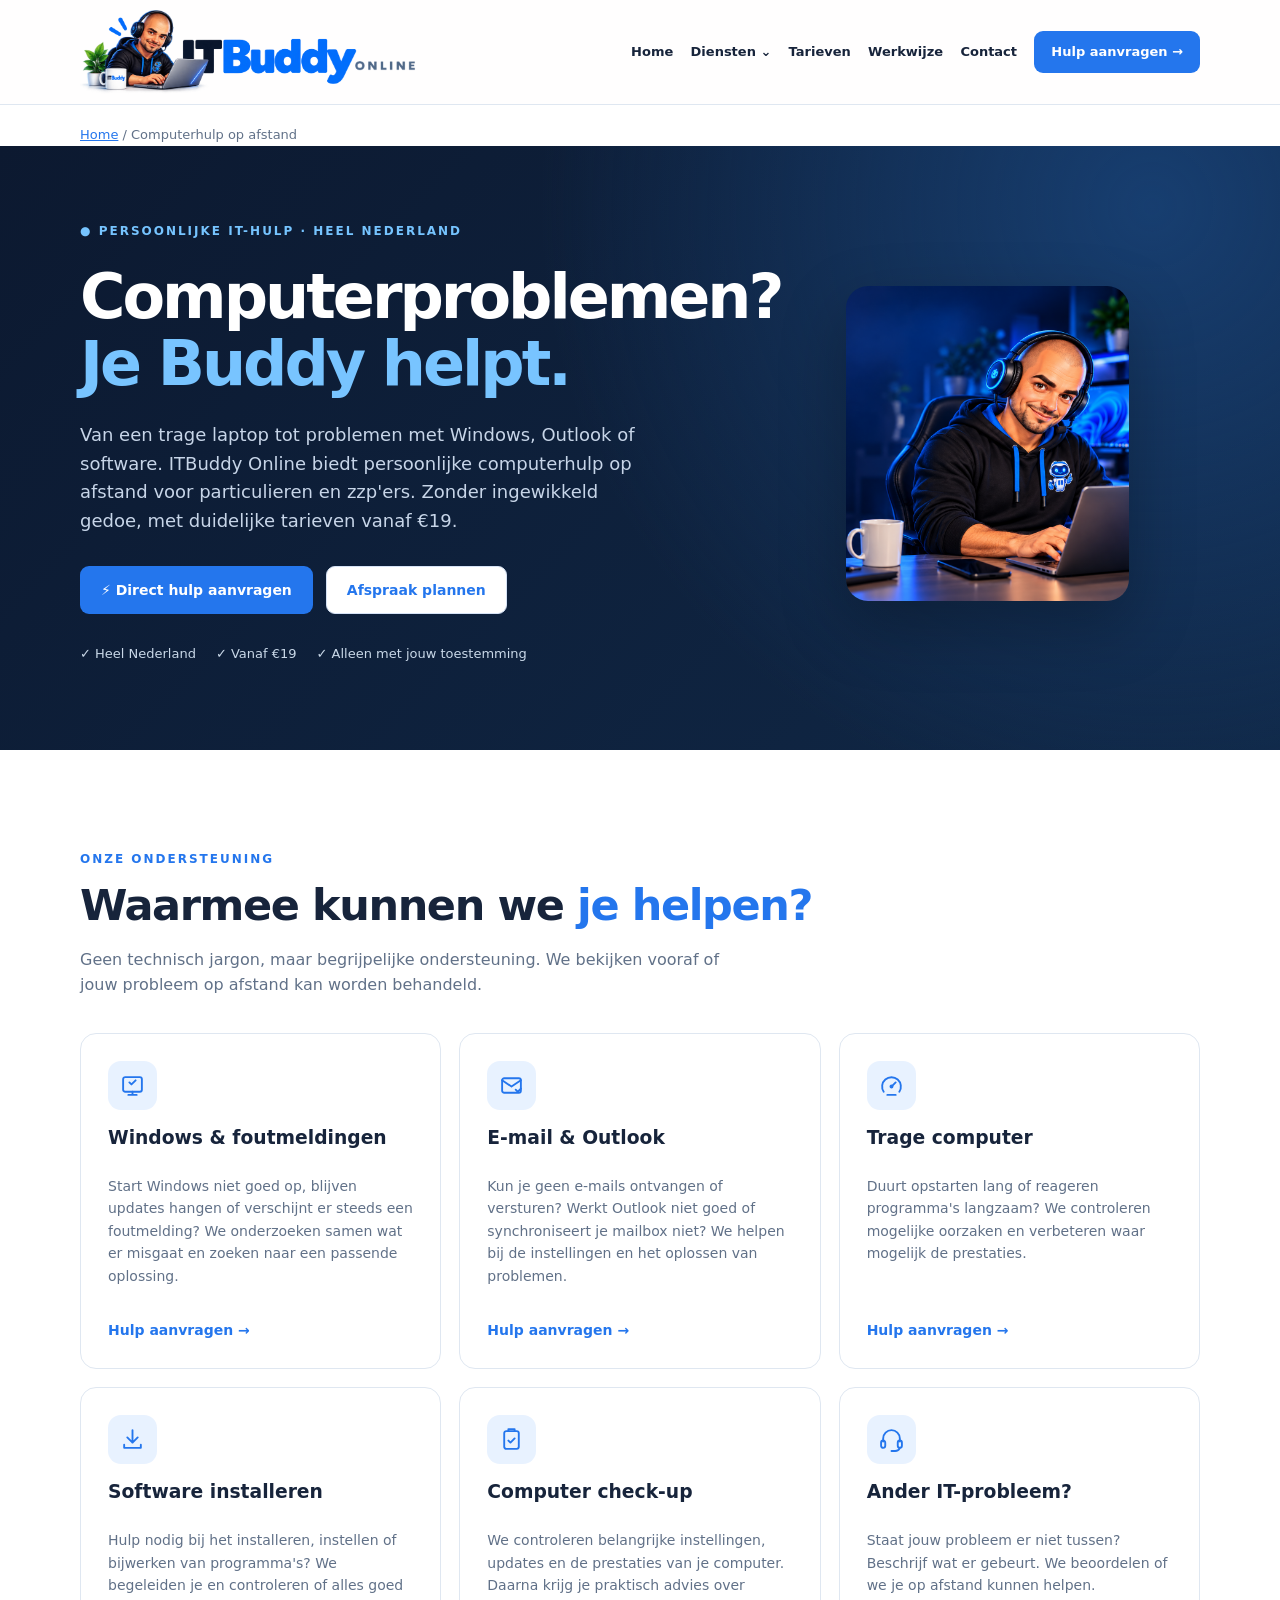
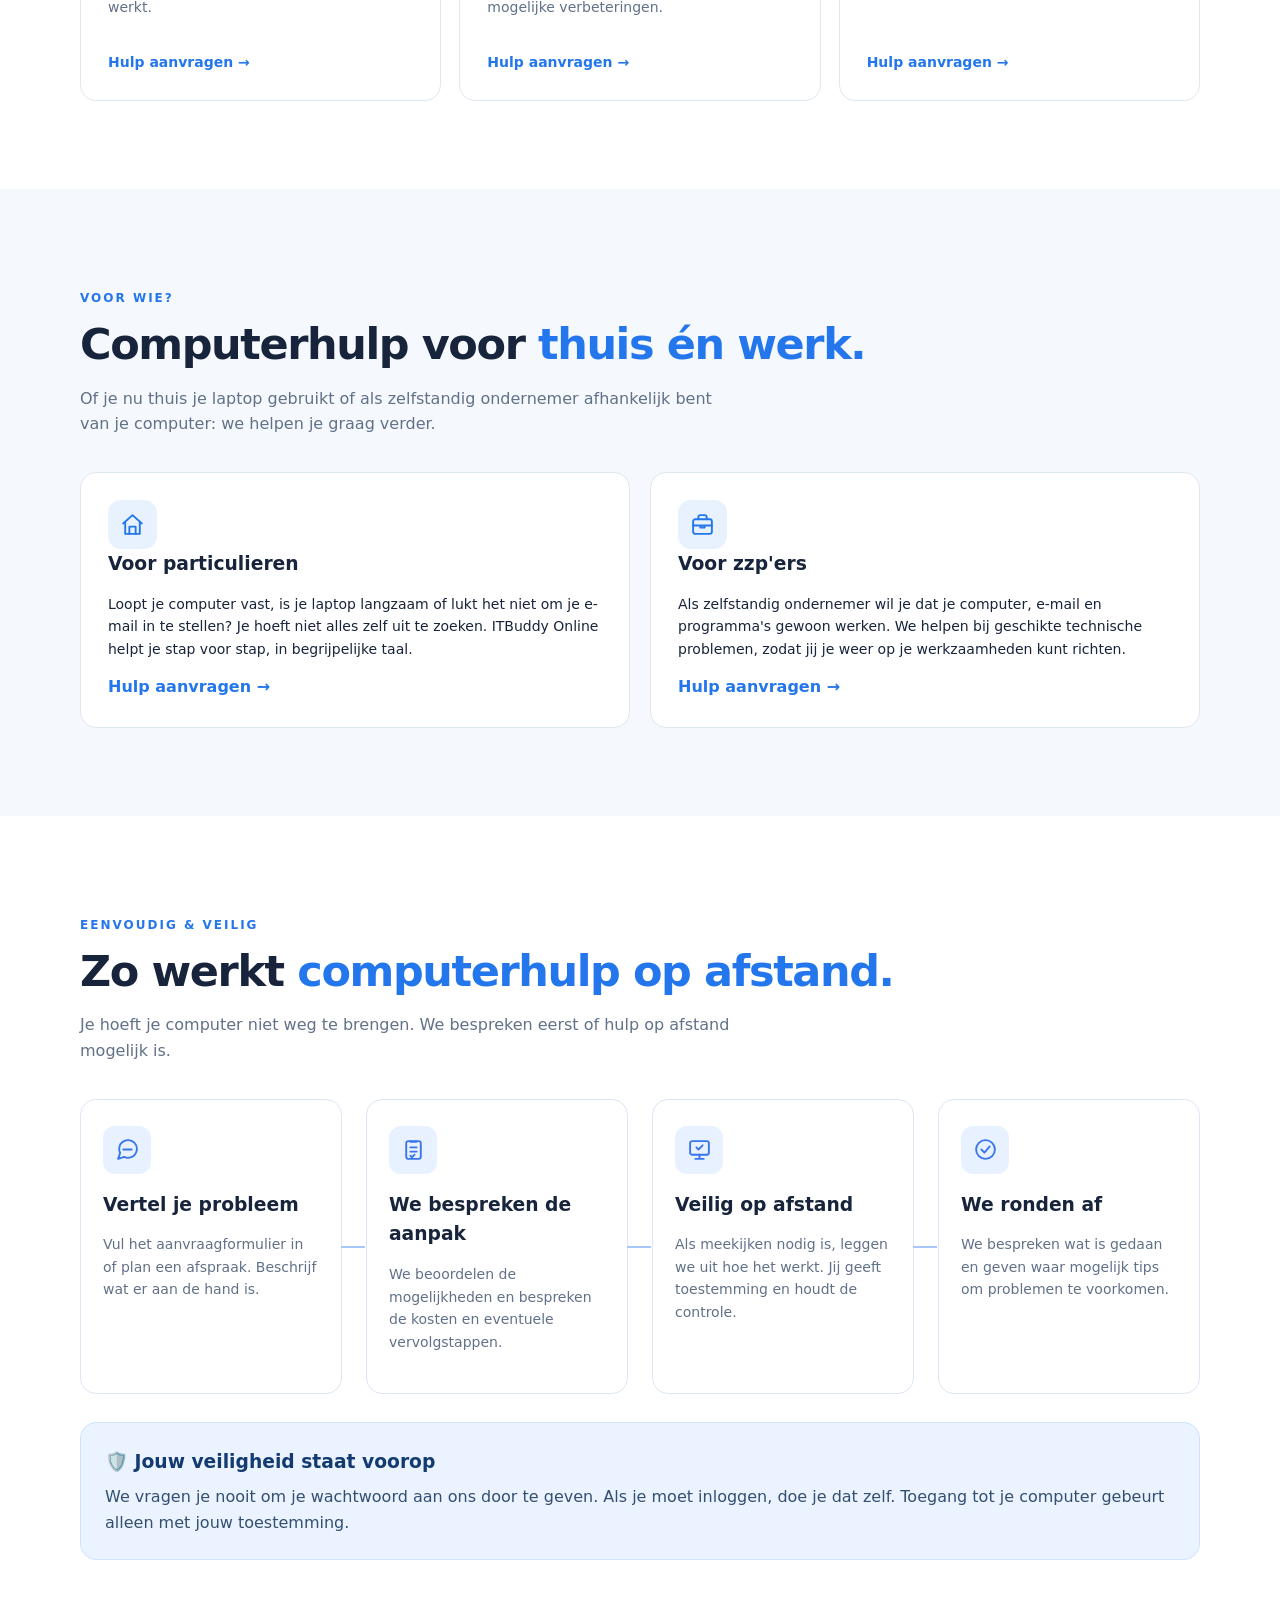
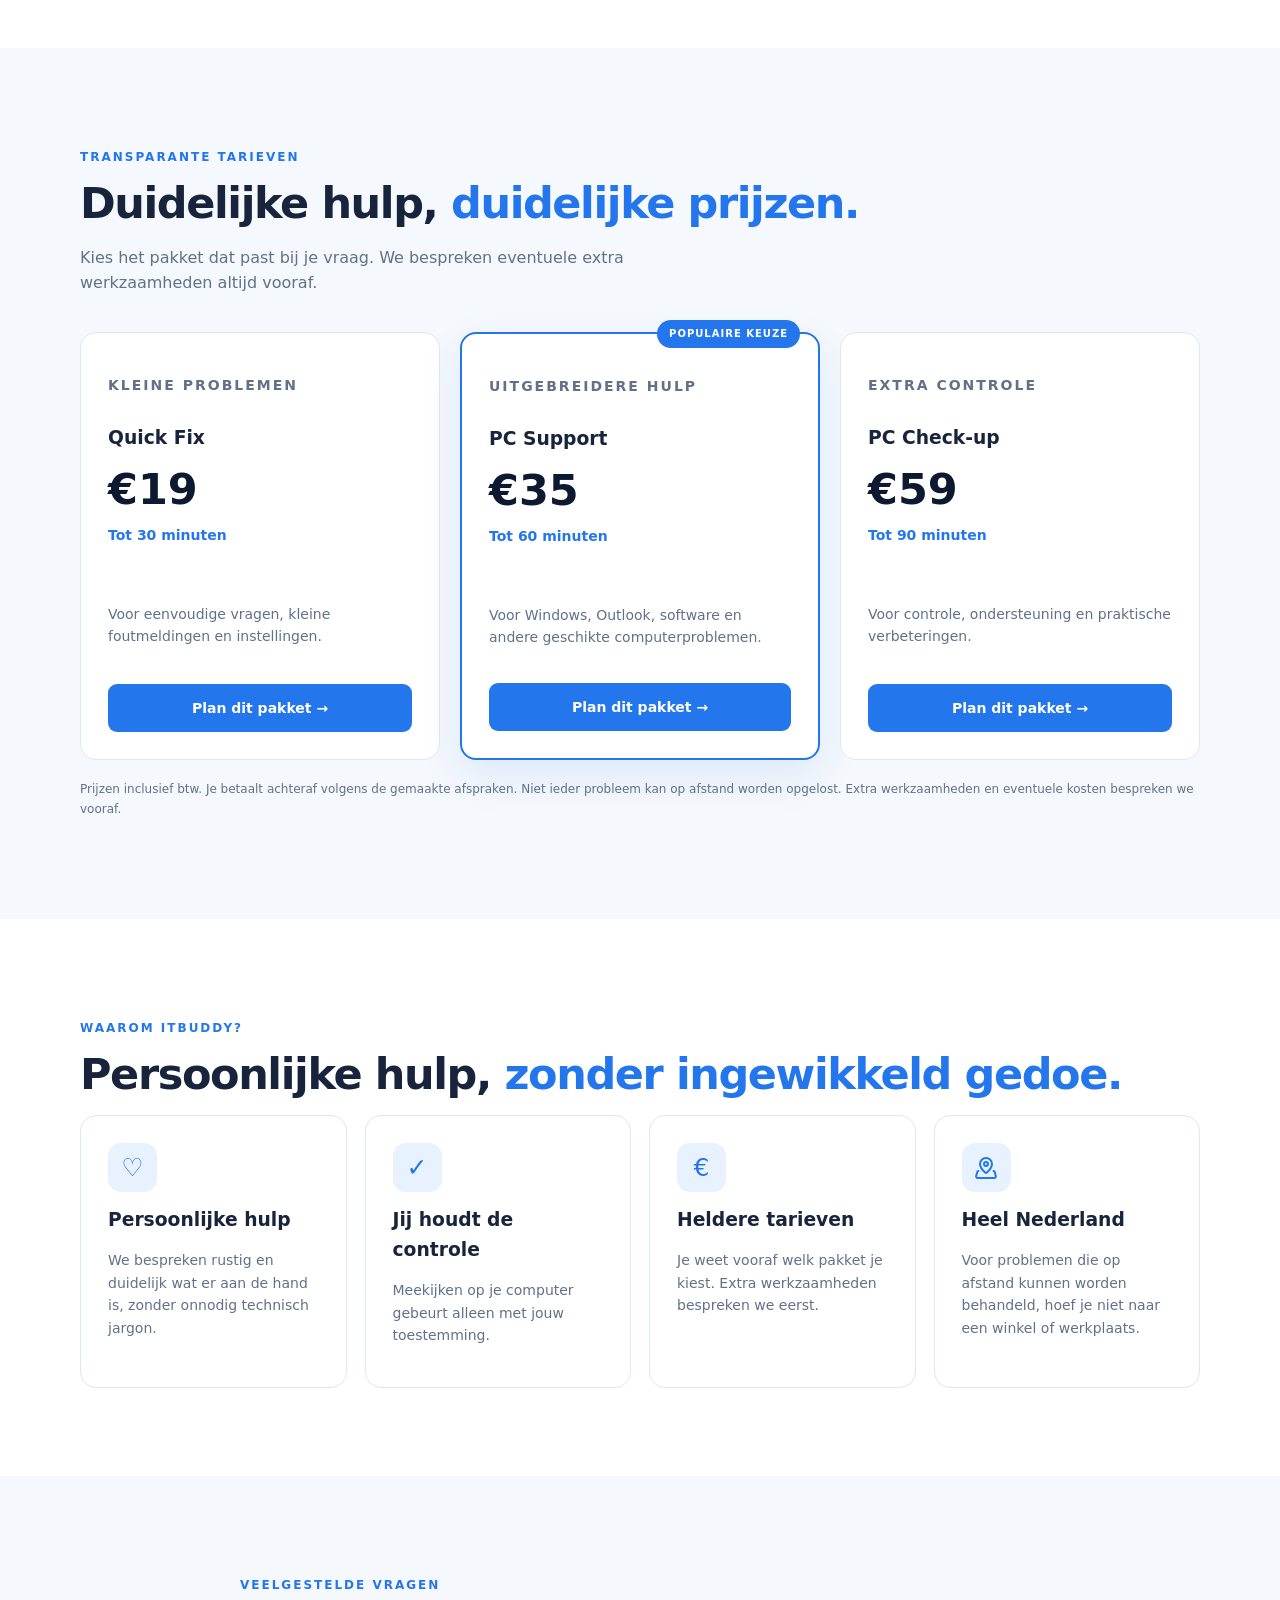
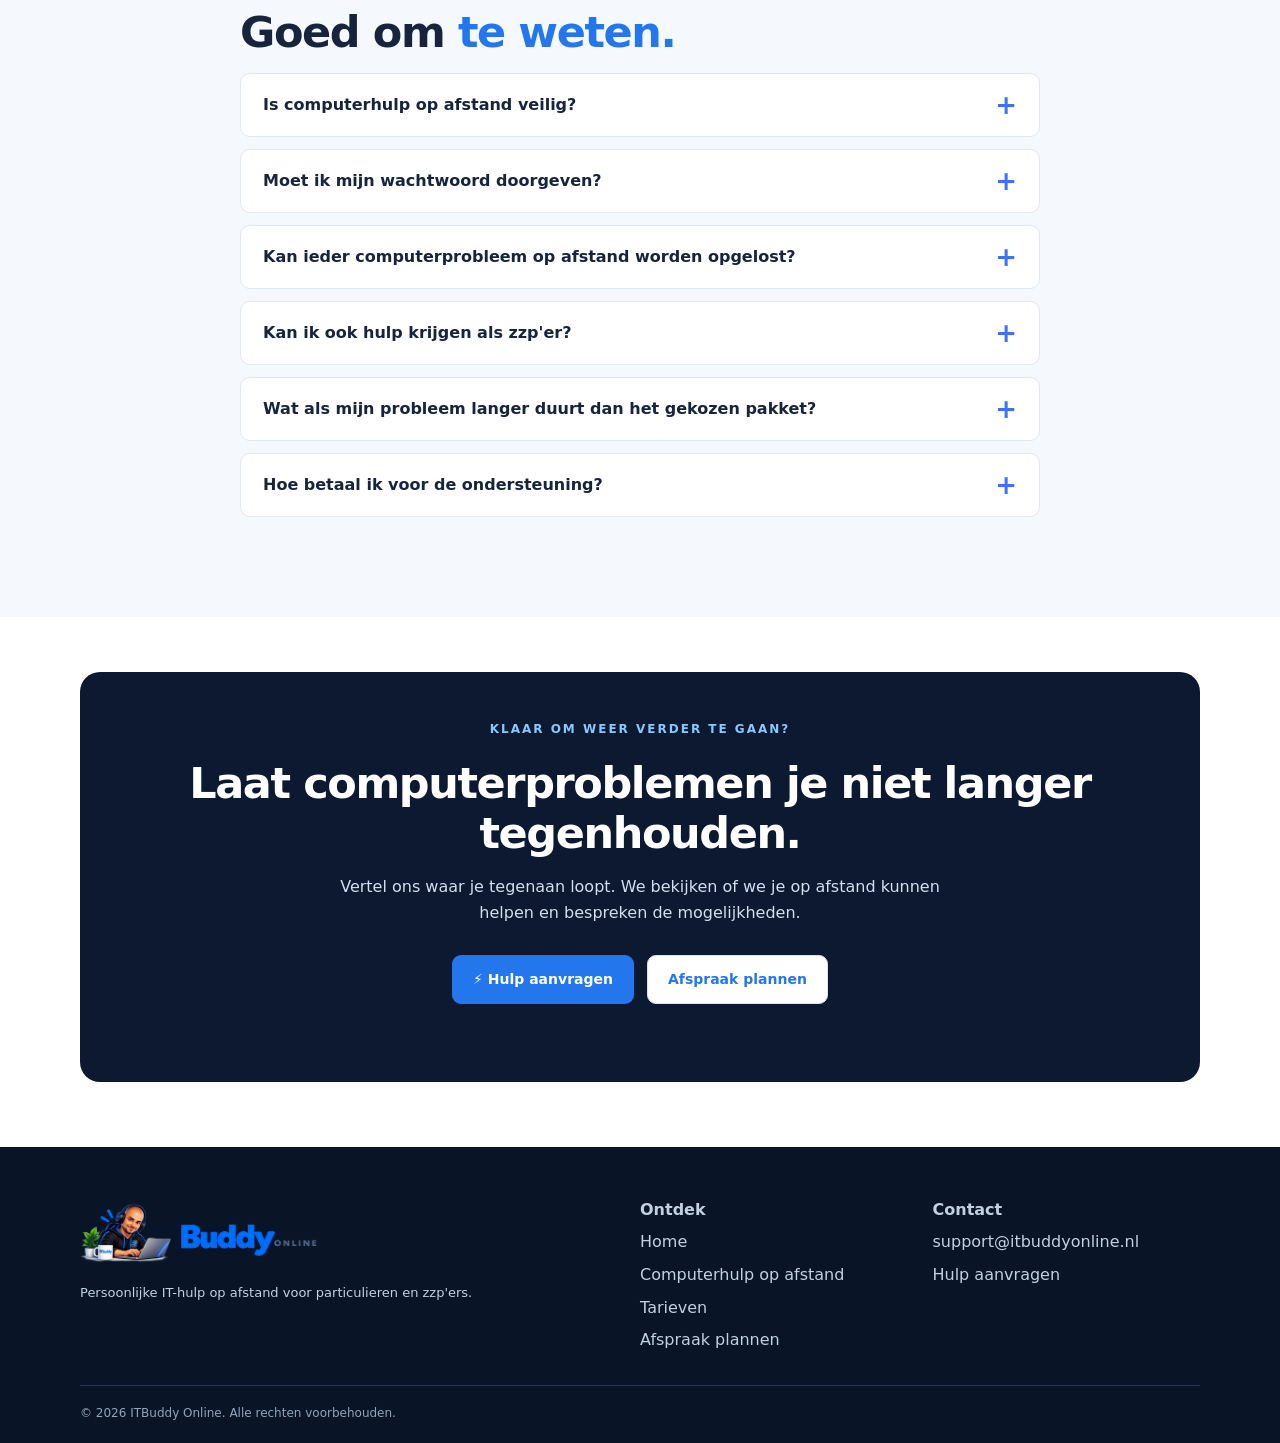
<file: computerhulp-op-afstand.html>
<!doctype html>
<html lang="nl">
<head>
  <meta charset="utf-8">
  <meta name="viewport" content="width=device-width,initial-scale=1">
  <title>Computerhulp op afstand vanaf €19 | ITBuddy Online</title>
  <meta name="description" content="Computerhulp op afstand nodig? ITBuddy Online helpt particulieren en zzp'ers met Windows, Outlook en trage computers. Persoonlijke hulp vanaf €19.">
  <link rel="canonical" href="https://itbuddyonline.nl/computerhulp-op-afstand.html">
  <meta name="robots" content="index, follow">
  <meta property="og:type" content="website">
  <meta property="og:locale" content="nl_NL">
  <meta property="og:site_name" content="ITBuddy Online">
  <meta property="og:title" content="Computerhulp op afstand vanaf €19 | ITBuddy Online">
  <meta property="og:description" content="Persoonlijke computerhulp voor particulieren en zzp'ers. Windows, Outlook, software en trage computers.">
  <meta property="og:url" content="https://itbuddyonline.nl/computerhulp-op-afstand.html">
  <meta name="twitter:card" content="summary">
  <link rel="stylesheet" href="style.css">
  <style>
    /* Alleen voor deze dienstenpagina; de bestaande style.css blijft ongewijzigd. */
    .service-page .hero{padding:76px 0 85px}
    .service-page .hero-grid{grid-template-columns:1.2fr .8fr}
    .service-page .hero h1{font-size:clamp(40px,5vw,62px)}
    .service-page .hero-side{border:1px solid #ffffff36;background:#ffffff10;border-radius:20px;padding:30px;box-shadow:0 20px 50px #0002}
    .service-page .hero-side h2{font-size:24px;letter-spacing:-.5px;margin:0 0 15px;color:#fff}
    .service-page .hero-side ul{list-style:none;padding:0;margin:0}
    .service-page .hero-side li{padding:9px 0;color:#d8e8fb}
    .service-page .hero-side li::before{content:'✓';color:#85d2ff;font-weight:800;margin-right:10px}
    .service-page .audience{display:grid;grid-template-columns:repeat(2,minmax(0,1fr));gap:20px}
    .service-page .audience .card h3{margin-top:0}
    .service-page .safety-panel{background:#eaf3ff;border:1px solid #cfe3ff;border-radius:16px;padding:24px;margin-top:28px}
    .service-page .safety-panel h3{margin:0 0 7px;color:#133b71}
    .service-page .safety-panel p{margin:0;color:#344f70}
    .service-page .price .duration{font-weight:700;color:var(--blue);margin:0}
    .service-page .price .btn{margin-top:auto}
    .service-page .price h3{margin-bottom:2px}
    .service-page .final-cta{padding:0 0 88px}
    .service-page .final-cta-box{background:var(--navy);color:#fff;border-radius:20px;padding:48px 25px}
    .service-page .final-cta-box h2{color:#fff}
    .service-page .final-cta-box p{color:#d2dfef;margin:0 auto 20px;max-width:640px}
    .service-page .faq details{background:#fff}
    .service-page .crumb{font-size:13px;color:var(--muted);padding-top:20px}
    .service-page .crumb a{color:var(--blue)}
    .service-page .foot-links a{display:block;margin:7px 0;text-decoration:none}
    .service-page .foot-links a:hover{text-decoration:underline}
    @media(max-width:850px){.service-page .hero-grid{grid-template-columns:1fr}.service-page .hero-side{max-width:540px}}
    @media(max-width:560px){.service-page .audience{grid-template-columns:1fr}.service-page .hero{padding:58px 0 70px}.service-page .hero-side{padding:22px}.service-page .final-cta-box{padding:35px 20px}}

    .service-page .hero-illustration{min-width:0;align-self:center;border-radius:22px;overflow:hidden;box-shadow:0 24px 65px #0004}
    .service-page .hero-illustration img{display:block;width:100%;height:auto;aspect-ratio: .9;object-fit:cover}
    @media(max-width:850px){.service-page .hero-illustration{max-width:560px;margin:0 auto}}

    /* Klikbare dienstenkaarten, inclusief toetsenbordfocus */
    .service-page #problemen .service-link{display:flex;flex-direction:column;text-decoration:none;color:var(--ink);cursor:pointer}
    .service-page #problemen .service-link .symbol{flex-shrink:0}
    .service-page #problemen .service-link-cta{display:inline-block;margin-top:auto;padding-top:18px;color:var(--blue);font-size:14px;font-weight:750}
    .service-page #problemen .service-link:focus-visible{outline:3px solid var(--blue);outline-offset:4px}
  </style>
  <script type="application/ld+json">
  {
    "@context":"https://schema.org",
    "@type":"Service",
    "name":"Computerhulp op afstand",
    "serviceType":"Computerhulp en IT-ondersteuning op afstand",
    "description":"Persoonlijke ondersteuning op afstand bij Windows, Outlook, trage computers en softwareproblemen voor particulieren en zzp'ers.",
    "provider":{"@type":"Organization","name":"ITBuddy Online","url":"https://itbuddyonline.nl/"},
    "areaServed":{"@type":"Country","name":"Nederland"},
    "url":"https://itbuddyonline.nl/computerhulp-op-afstand.html"
  }
  </script>
  <link rel="stylesheet" href="itbuddy-nav.css">
</head>
<body class="service-page">
<header class="top">
  <div class="wrap nav">
    <a class="logo" href="/" aria-label="ITBuddy Online home"><img src="itbuddy-header-compact.png" alt="ITBuddy Online" style="width:340px;max-width:65vw;height:auto;display:block;"></a>
    <button class="menu" type="button" aria-label="Menu openen" aria-expanded="false" aria-controls="navigation">☰</button>
    <nav id="navigation" aria-label="Hoofdnavigatie">
<a href="/">Home</a>
<details class="nav-dropdown"><summary>Diensten <span aria-hidden="true">⌄</span></summary><div class="nav-dropdown-panel"><a href="/computerhulp-op-afstand.html" aria-current="page">Computerhulp op afstand</a></div></details>
<a href="/#tarieven">Tarieven</a><a href="/#werkwijze">Werkwijze</a><a href="/#contact">Contact</a>
<a class="nav-cta" href="/#hulp">Hulp aanvragen →</a>
</nav>
  </div>
</header>
<main>
  <div class="wrap crumb"><a href="/">Home</a> / Computerhulp op afstand</div>
  <section class="hero" aria-labelledby="page-title">
    <div class="wrap hero-grid">
      <div>
        <div class="eyebrow">● PERSOONLIJKE IT-HULP · HEEL NEDERLAND</div>
        <h1 id="page-title">Computerproblemen?<br><em>Je Buddy helpt.</em></h1>
        <p class="lead">Van een trage laptop tot problemen met Windows, Outlook of software. ITBuddy Online biedt persoonlijke computerhulp op afstand voor particulieren en zzp'ers. Zonder ingewikkeld gedoe, met duidelijke tarieven vanaf €19.</p>
        <div class="actions"><a class="btn primary" href="/#hulp">⚡ Direct hulp aanvragen</a><a class="btn secondary" href="/#afspraak">Afspraak plannen</a></div>
        <div class="proof"><span>✓ Heel Nederland</span><span>✓ Vanaf €19</span><span>✓ Alleen met jouw toestemming</span></div>
      </div>
      <div class="hero-illustration"><img src="itbuddy-hero-support.png" alt="ITBuddy helpt je vanaf zijn laptop met computerproblemen op afstand" width="906" height="1024" loading="eager" fetchpriority="high"></div>
    </div>
  </section>
  <section class="section" id="problemen" aria-labelledby="problemen-titel">
    <div class="wrap"><p class="kicker">ONZE ONDERSTEUNING</p><h2 id="problemen-titel">Waarmee kunnen we <span>je helpen?</span></h2><p class="intro">Geen technisch jargon, maar begrijpelijke ondersteuning. We bekijken vooraf of jouw probleem op afstand kan worden behandeld.</p>
      <div class="cards">
        <a class="card service-link" href="/?category=Windows%20%26%20foutmeldingen#hulp" aria-label="Hulp aanvragen voor Windows &amp; foutmeldingen"><div class="symbol"><svg viewBox="0 0 24 24" width="25" height="25" fill="none" stroke="currentColor" stroke-width="1.8" stroke-linecap="round" stroke-linejoin="round" aria-hidden="true"><rect x="3" y="4" width="18" height="14" rx="2"/><path d="M8 21h8M12 18v3"/><path d="m9 9 2 2 4-4"/></svg></div><h3>Windows &amp; foutmeldingen</h3><p>Start Windows niet goed op, blijven updates hangen of verschijnt er steeds een foutmelding? We onderzoeken samen wat er misgaat en zoeken naar een passende oplossing.</p><span class="service-link-cta">Hulp aanvragen <span aria-hidden="true">→</span></span></a>
        <a class="card service-link" href="/?category=E-mail%20%26%20Outlook#hulp" aria-label="Hulp aanvragen voor E-mail &amp; Outlook"><div class="symbol"><svg viewBox="0 0 24 24" width="25" height="25" fill="none" stroke="currentColor" stroke-width="1.8" stroke-linecap="round" stroke-linejoin="round" aria-hidden="true"><rect x="3" y="5" width="18" height="14" rx="2"/><path d="m3 7 9 6 9-6"/><path d="m16 16 2 2 3-3"/></svg></div><h3>E-mail &amp; Outlook</h3><p>Kun je geen e-mails ontvangen of versturen? Werkt Outlook niet goed of synchroniseert je mailbox niet? We helpen bij de instellingen en het oplossen van problemen.</p><span class="service-link-cta">Hulp aanvragen <span aria-hidden="true">→</span></span></a>
        <a class="card service-link" href="/?category=Trage%20computer#hulp" aria-label="Hulp aanvragen voor Trage computer"><div class="symbol"><svg viewBox="0 0 24 24" width="25" height="25" fill="none" stroke="currentColor" stroke-width="1.8" stroke-linecap="round" stroke-linejoin="round" aria-hidden="true"><path d="M4.5 18a9 9 0 1 1 15 0"/><path d="m12 13 4-4"/><circle cx="12" cy="13" r="1"/><path d="M8 21h8"/></svg></div><h3>Trage computer</h3><p>Duurt opstarten lang of reageren programma's langzaam? We controleren mogelijke oorzaken en verbeteren waar mogelijk de prestaties.</p><span class="service-link-cta">Hulp aanvragen <span aria-hidden="true">→</span></span></a>
        <a class="card service-link" href="/?category=Software%20installeren#hulp" aria-label="Hulp aanvragen voor Software installeren"><div class="symbol"><svg viewBox="0 0 24 24" width="25" height="25" fill="none" stroke="currentColor" stroke-width="1.8" stroke-linecap="round" stroke-linejoin="round" aria-hidden="true"><path d="M12 3v12m-5-5 5 5 5-5"/><path d="M4 17v3h16v-3"/></svg></div><h3>Software installeren</h3><p>Hulp nodig bij het installeren, instellen of bijwerken van programma's? We begeleiden je en controleren of alles goed werkt.</p><span class="service-link-cta">Hulp aanvragen <span aria-hidden="true">→</span></span></a>
        <a class="card service-link" href="/?category=Computer%20check-up#hulp" aria-label="Hulp aanvragen voor Computer check-up"><div class="symbol"><svg viewBox="0 0 24 24" width="25" height="25" fill="none" stroke="currentColor" stroke-width="1.8" stroke-linecap="round" stroke-linejoin="round" aria-hidden="true"><rect x="5" y="4" width="14" height="17" rx="2"/><path d="M9 4V2h6v2"/><path d="m9 13 2 2 4-4"/></svg></div><h3>Computer check-up</h3><p>We controleren belangrijke instellingen, updates en de prestaties van je computer. Daarna krijg je praktisch advies over mogelijke verbeteringen.</p><span class="service-link-cta">Hulp aanvragen <span aria-hidden="true">→</span></span></a>
        <a class="card service-link" href="/?category=Anders#hulp" aria-label="Hulp aanvragen voor Ander IT-probleem?"><div class="symbol"><svg viewBox="0 0 24 24" width="25" height="25" fill="none" stroke="currentColor" stroke-width="1.8" stroke-linecap="round" stroke-linejoin="round" aria-hidden="true"><path d="M4 14v-3a8 8 0 0 1 16 0v3"/><rect x="2" y="13" width="4" height="7" rx="2"/><rect x="18" y="13" width="4" height="7" rx="2"/><path d="M20 20a5 5 0 0 1-5 3h-3"/></svg></div><h3>Ander IT-probleem?</h3><p>Staat jouw probleem er niet tussen? Beschrijf wat er gebeurt. We beoordelen of we je op afstand kunnen helpen.</p><span class="service-link-cta">Hulp aanvragen <span aria-hidden="true">→</span></span></a>
      </div>
    </div>
  </section>
  <section class="section muted" id="voor-wie" aria-labelledby="doelgroep-titel"><div class="wrap"><p class="kicker">VOOR WIE?</p><h2 id="doelgroep-titel">Computerhulp voor <span>thuis én werk.</span></h2><p class="intro">Of je nu thuis je laptop gebruikt of als zelfstandig ondernemer afhankelijk bent van je computer: we helpen je graag verder.</p><div class="audience">
    <a class="card service-link audience-link" href="/?customer_type=Particulier#hulp" aria-label="Hulp aanvragen als particulier"><div class="symbol"><svg viewBox="0 0 24 24" width="25" height="25" fill="none" stroke="currentColor" stroke-width="1.8" stroke-linecap="round" stroke-linejoin="round" aria-hidden="true"><path d="m3 11 9-8 9 8"/><path d="M5 10v11h14V10"/><path d="M9 21v-7h6v7"/></svg></div><h3>Voor particulieren</h3><p>Loopt je computer vast, is je laptop langzaam of lukt het niet om je e-mail in te stellen? Je hoeft niet alles zelf uit te zoeken. ITBuddy Online helpt je stap voor stap, in begrijpelijke taal.</p><span class="service-link-cta">Hulp aanvragen <span aria-hidden="true">→</span></span></a>
    <a class="card service-link audience-link" href="/?customer_type=Zzp'er / bedrijf#hulp" aria-label="Hulp aanvragen als zzp'er of bedrijf"><div class="symbol"><svg viewBox="0 0 24 24" width="25" height="25" fill="none" stroke="currentColor" stroke-width="1.8" stroke-linecap="round" stroke-linejoin="round" aria-hidden="true"><rect x="3" y="7" width="18" height="14" rx="2"/><path d="M8 7V5a2 2 0 0 1 2-2h4a2 2 0 0 1 2 2v2M3 13h18M10 13v2h4v-2"/></svg></div><h3>Voor zzp'ers</h3><p>Als zelfstandig ondernemer wil je dat je computer, e-mail en programma's gewoon werken. We helpen bij geschikte technische problemen, zodat jij je weer op je werkzaamheden kunt richten.</p><span class="service-link-cta">Hulp aanvragen <span aria-hidden="true">→</span></span></a>
  </div></div></section>
  <section class="section" id="werkwijze" aria-labelledby="werkwijze-titel"><div class="wrap"><p class="kicker">EENVOUDIG &amp; VEILIG</p><h2 id="werkwijze-titel">Zo werkt <span>computerhulp op afstand.</span></h2><p class="intro">Je hoeft je computer niet weg te brengen. We bespreken eerst of hulp op afstand mogelijk is.</p><div class="steps">
    <article class="step-card">
<div class="step-icon">
  <svg viewBox="0 0 24 24" width="25" height="25"
       fill="none" stroke="#3975EE" stroke-width="1.8"
       stroke-linecap="round" stroke-linejoin="round"
       aria-hidden="true">
    <path d="M21 11.5a8.4 8.4 0 0 1-.9 3.8
             8.5 8.5 0 0 1-7.6 4.7
             8.4 8.4 0 0 1-3.8-.9L3 21l1.9-5.7
             a8.4 8.4 0 0 1-.9-3.8
             8.5 8.5 0 0 1 4.7-7.6
             8.4 8.4 0 0 1 3.8-.9h.5
             a8.5 8.5 0 0 1 8 8v.5Z"/>
    <path d="M8 12h8"/>
  </svg>
</div>
<h3>Vertel je probleem</h3><p>Vul het aanvraagformulier in of plan een afspraak. Beschrijf wat er aan de hand is.</p></article>
    <article class="step-card">

<div class="step-icon">
  <svg viewBox="0 0 24 24" width="25" height="25"
       fill="none" stroke="#3975EE" stroke-width="1.8"
       stroke-linecap="round" stroke-linejoin="round"
       aria-hidden="true">
    <rect x="5" y="4" width="14" height="17" rx="2"/>
    <path d="M9 4.5h6M9 10h6M9 14h6"/>
    <path d="m9 18 1.5 1.5L13 17"/>
  </svg>
</div>

<h3>We bespreken de aanpak</h3><p>We beoordelen de mogelijkheden en bespreken de kosten en eventuele vervolgstappen.</p></article>
    <article class="step-card">

<div class="step-icon">
  <svg viewBox="0 0 24 24" width="25" height="25"
       fill="none" stroke="#3975EE" stroke-width="1.8"
       stroke-linecap="round" stroke-linejoin="round"
       aria-hidden="true">
    <rect x="3" y="4" width="18" height="13" rx="2"/>
    <path d="M8 21h8M12 17v4"/>
    <path d="m9 10 2 2 4-4"/>
  </svg>
</div>

<h3>Veilig op afstand</h3><p>Als meekijken nodig is, leggen we uit hoe het werkt. Jij geeft toestemming en houdt de controle.</p></article>
    <article class="step-card">

<div class="step-icon">
  <svg viewBox="0 0 24 24" width="25" height="25"
       fill="none" stroke="#3975EE" stroke-width="1.8"
       stroke-linecap="round" stroke-linejoin="round"
       aria-hidden="true">
    <circle cx="12" cy="12" r="9"/>
    <path d="m8 12 3 3 5-6"/>
  </svg>
</div>

<h3>We ronden af</h3><p>We bespreken wat is gedaan en geven waar mogelijk tips om problemen te voorkomen.</p></article>
  </div><div class="safety-panel"><h3>🛡️ Jouw veiligheid staat voorop</h3><p>We vragen je nooit om je wachtwoord aan ons door te geven. Als je moet inloggen, doe je dat zelf. Toegang tot je computer gebeurt alleen met jouw toestemming.</p></div></div></section>
  <section class="section muted" id="tarieven" aria-labelledby="tarieven-titel"><div class="wrap"><p class="kicker">TRANSPARANTE TARIEVEN</p><h2 id="tarieven-titel">Duidelijke hulp, <span>duidelijke prijzen.</span></h2><p class="intro">Kies het pakket dat past bij je vraag. We bespreken eventuele extra werkzaamheden altijd vooraf.</p><div class="prices">

<article class="price">
  <p class="kicker">KLEINE PROBLEMEN</p>
  <h3>Quick Fix</h3>
  <div class="amount">€19</div>
  <p class="duration">Tot 30 minuten</p>
  <p>Voor eenvoudige vragen, kleine foutmeldingen en instellingen.</p>
  <a class="btn primary" href="/?pakket=0#afspraak">Plan dit pakket →</a>
</article>


<article class="price featured">
  <span class="popular">POPULAIRE KEUZE</span>
  <p class="kicker">UITGEBREIDERE HULP</p>
  <h3>PC Support</h3>
  <div class="amount">€35</div>
  <p class="duration">Tot 60 minuten</p>
  <p>Voor Windows, Outlook, software en andere geschikte computerproblemen.</p>
  <a class="btn primary" href="/?pakket=1#afspraak">Plan dit pakket →</a>
</article>

<article class="price">
  <p class="kicker">EXTRA CONTROLE</p>
  <h3>PC Check-up</h3>
  <div class="amount">€59</div>
  <p class="duration">Tot 90 minuten</p>
  <p>Voor controle, ondersteuning en praktische verbeteringen.</p>
  <a class="btn primary" href="/?pakket=2#afspraak">Plan dit pakket →</a>
</article>

  </div><p class="note">Prijzen inclusief btw. Je betaalt achteraf volgens de gemaakte afspraken. Niet ieder probleem kan op afstand worden opgelost. Extra werkzaamheden en eventuele kosten bespreken we vooraf.</p></div></section>
  <section class="section" id="waarom" aria-labelledby="waarom-titel"><div class="wrap"><p class="kicker">WAAROM ITBUDDY?</p><h2 id="waarom-titel">Persoonlijke hulp, <span>zonder ingewikkeld gedoe.</span></h2><div class="cards">
    <article class="card"><div class="symbol">♡</div><h3>Persoonlijke hulp</h3><p>We bespreken rustig en duidelijk wat er aan de hand is, zonder onnodig technisch jargon.</p></article>
    <article class="card"><div class="symbol">✓</div><h3>Jij houdt de controle</h3><p>Meekijken op je computer gebeurt alleen met jouw toestemming.</p></article>
    <article class="card"><div class="symbol">€</div><h3>Heldere tarieven</h3><p>Je weet vooraf welk pakket je kiest. Extra werkzaamheden bespreken we eerst.</p></article>
    <article class="card">


<div class="symbol">
  <svg xmlns="http://www.w3.org/2000/svg"
       width="24"
       height="24"
       viewBox="0 0 24 24"
       fill="none"
       stroke="currentColor"
       stroke-width="2"
       stroke-linecap="round"
       stroke-linejoin="round"
       aria-hidden="true">
    <path d="M18 8c0 3.613-3.869 7.429-5.393 8.795a1 1 0 01-1.214 0C9.87 15.429 6 11.613 6 8a6 6 0 0112 0"/>
    <path d="M4.474 15h-.197a1 1 0 00-.969.753l-1.097 4.35a1.5 1.5 0 001.444 1.898L20.344 22a1.5 1.5 0 001.446-1.897l-1.098-4.35a1 1 0 00-.969-.753h-.197"/>
    <circle cx="12" cy="8" r="2"/>
  </svg>
</div>


<h3>Heel Nederland</h3><p>Voor problemen die op afstand kunnen worden behandeld, hoef je niet naar een winkel of werkplaats.</p></article>
  </div></div></section>
  <section class="section muted faq" id="faq" aria-labelledby="faq-titel"><div class="wrap narrow"><p class="kicker">VEELGESTELDE VRAGEN</p><h2 id="faq-titel">Goed om <span>te weten.</span></h2>
    <details><summary>Is computerhulp op afstand veilig?</summary><p>We bespreken vooraf hoe de ondersteuning werkt. Als meekijken nodig is, gebeurt dat alleen met jouw toestemming. Je blijft zelf de controle houden over je computer.</p></details>
    <details><summary>Moet ik mijn wachtwoord doorgeven?</summary><p>Nee. Geef nooit je wachtwoord of andere gevoelige inloggegevens door. Als ergens moet worden ingelogd, doe je dat zelf.</p></details>
    <details><summary>Kan ieder computerprobleem op afstand worden opgelost?</summary><p>Nee. Sommige problemen, zoals defecte onderdelen of bepaalde netwerkstoringen, kunnen fysieke hulp vereisen. We beoordelen vooraf of ondersteuning op afstand passend is.</p></details>
    <details><summary>Kan ik ook hulp krijgen als zzp'er?</summary><p>Ja. ITBuddy Online helpt zowel particulieren als zelfstandig ondernemers bij geschikte computer-, e-mail- en softwareproblemen.</p></details>
    <details><summary>Wat als mijn probleem langer duurt dan het gekozen pakket?</summary><p>Dan bespreken we eerst de mogelijkheden en eventuele extra kosten. Extra werkzaamheden worden niet zonder overleg uitgevoerd.</p></details>
    <details><summary>Hoe betaal ik voor de ondersteuning?</summary><p>Je betaalt achteraf, na afloop van de ondersteuning, volgens de betaalafspraken van ITBuddy Online.</p></details>
  </div></section>
  <section class="final-cta" id="contact" aria-labelledby="cta-titel"><div class="wrap"><div class="final-cta-box"><p class="kicker" style="color:#85c9ff">KLAAR OM WEER VERDER TE GAAN?</p><h2 id="cta-titel">Laat computerproblemen je niet langer tegenhouden.</h2><p>Vertel ons waar je tegenaan loopt. We bekijken of we je op afstand kunnen helpen en bespreken de mogelijkheden.</p><div class="actions center"><a class="btn primary" href="/#hulp">⚡ Hulp aanvragen</a><a class="btn secondary" href="/#afspraak">Afspraak plannen</a></div></div></div></section>
</main>
<footer><div class="wrap"><div class="foot"><div><a class="footer-logo" href="/" aria-label="ITBuddy Online homepage"><img src="itbuddy-header-compact.png" alt="ITBuddy Online" style="width:240px;max-width:100%;height:auto;"></a><p>Persoonlijke IT-hulp op afstand voor particulieren en zzp'ers.</p></div><div class="foot-links"><strong>Ontdek</strong><a href="/">Home</a><a href="/computerhulp-op-afstand.html">Computerhulp op afstand</a><a href="/#tarieven">Tarieven</a><a href="/#afspraak">Afspraak plannen</a></div><div class="foot-links"><strong>Contact</strong><a href="mailto:support@itbuddyonline.nl">support@itbuddyonline.nl</a><a href="/#hulp">Hulp aanvragen</a></div></div><div class="copyright">© <span id="year">2026</span> ITBuddy Online. Alle rechten voorbehouden.</div></div></footer>
<script src="script.js" defer></script>
</body>
</html>
</file>
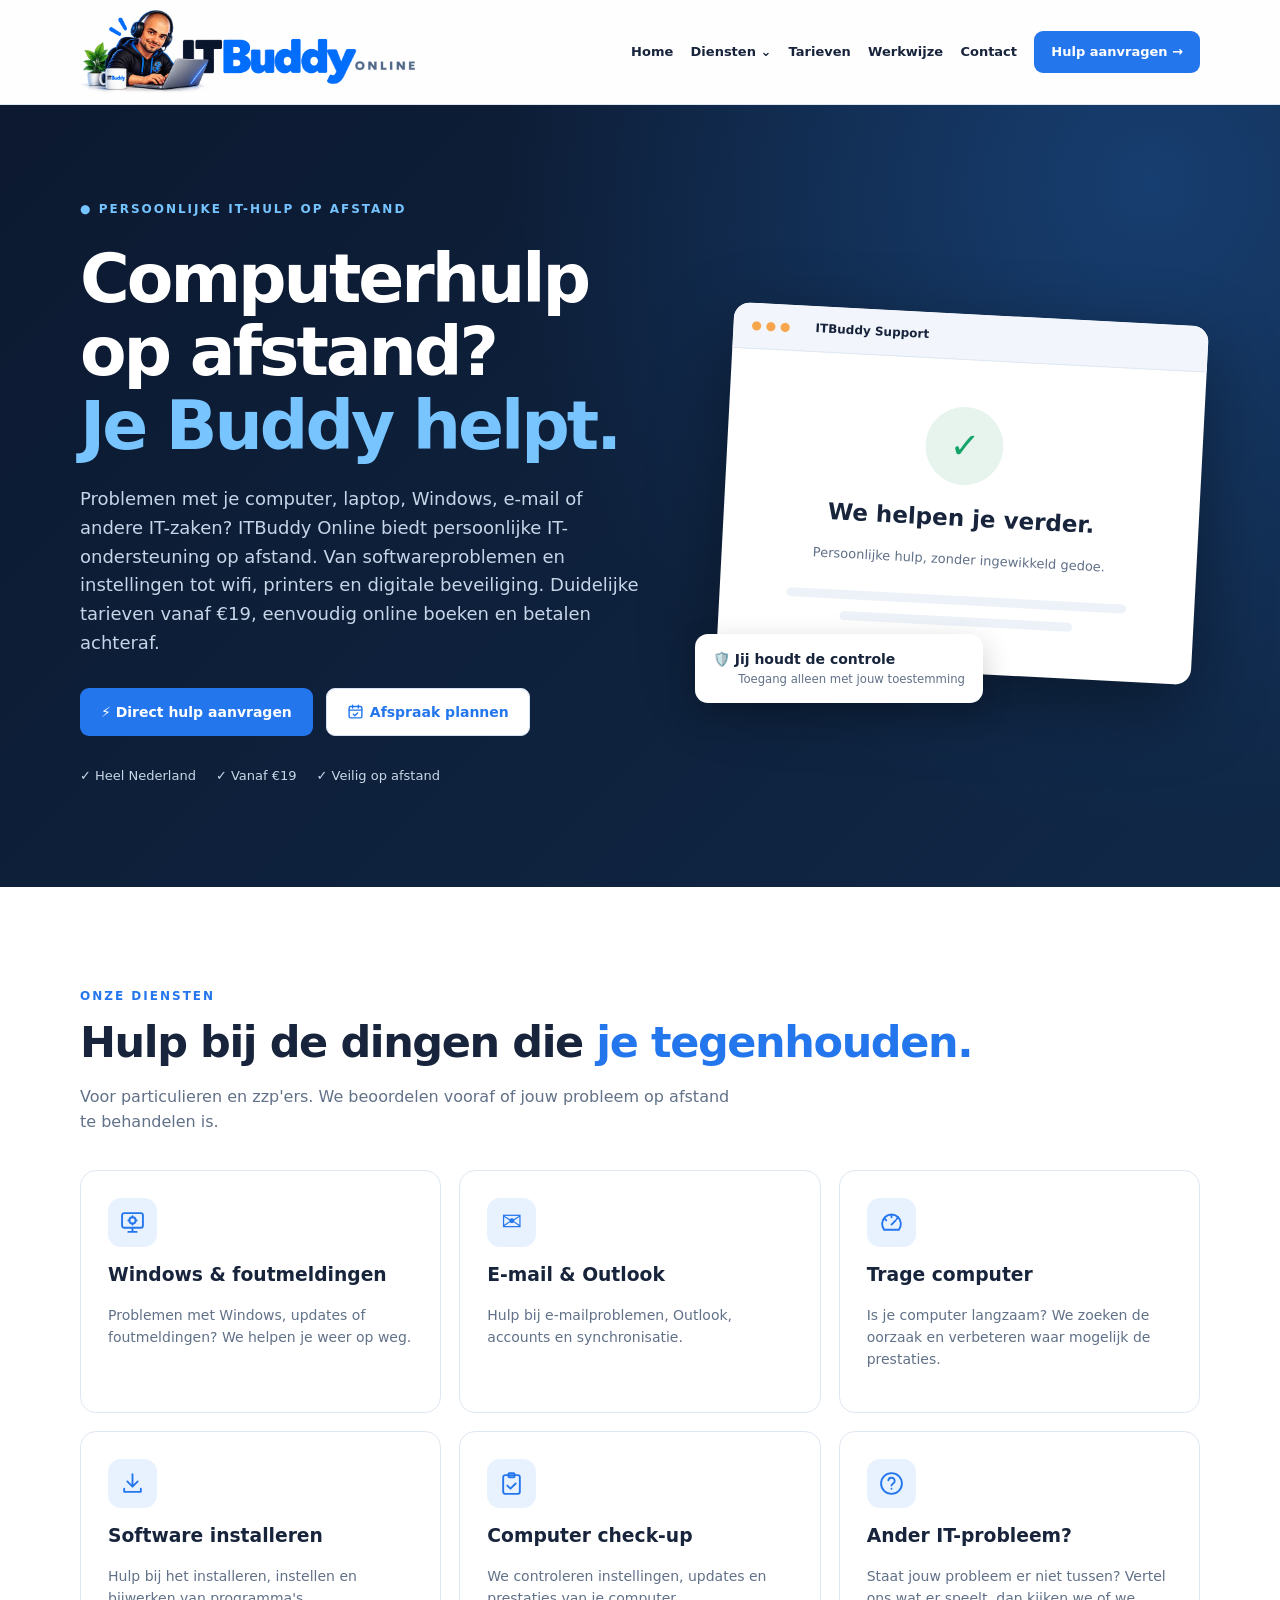
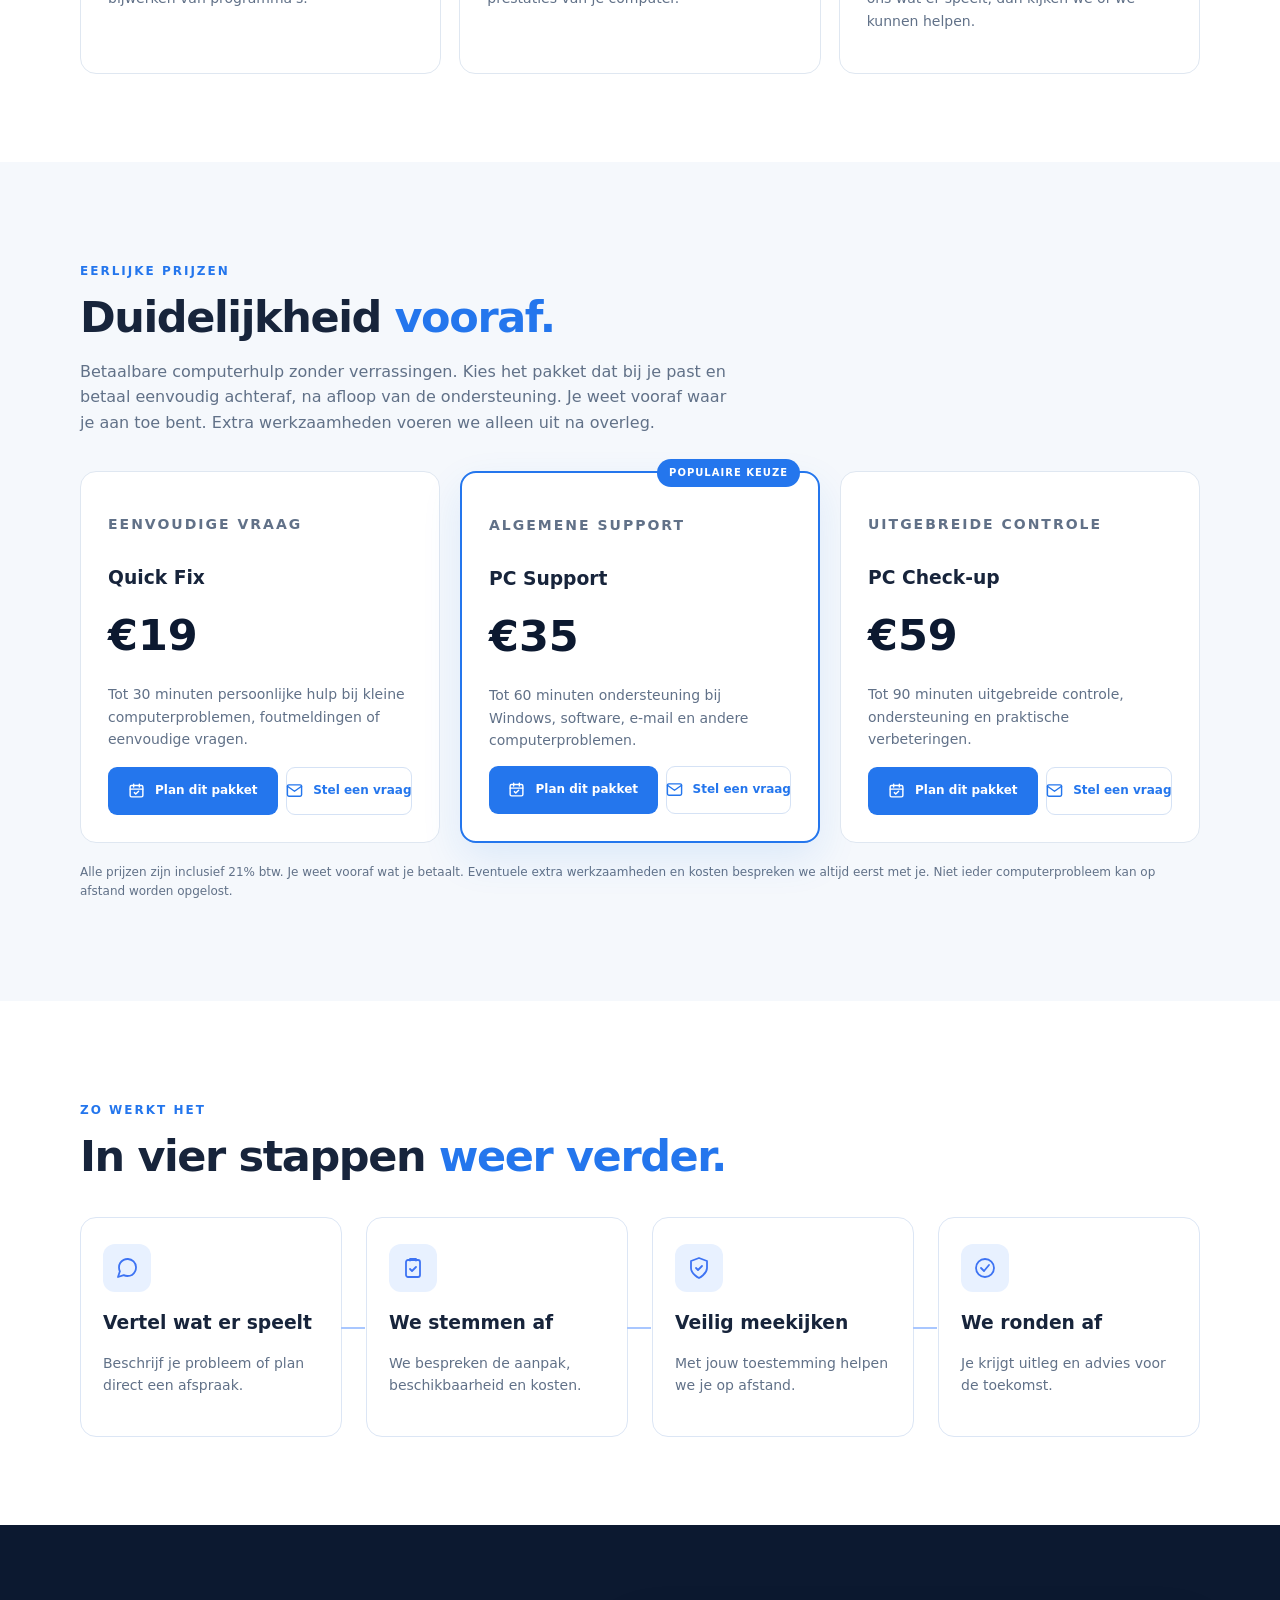
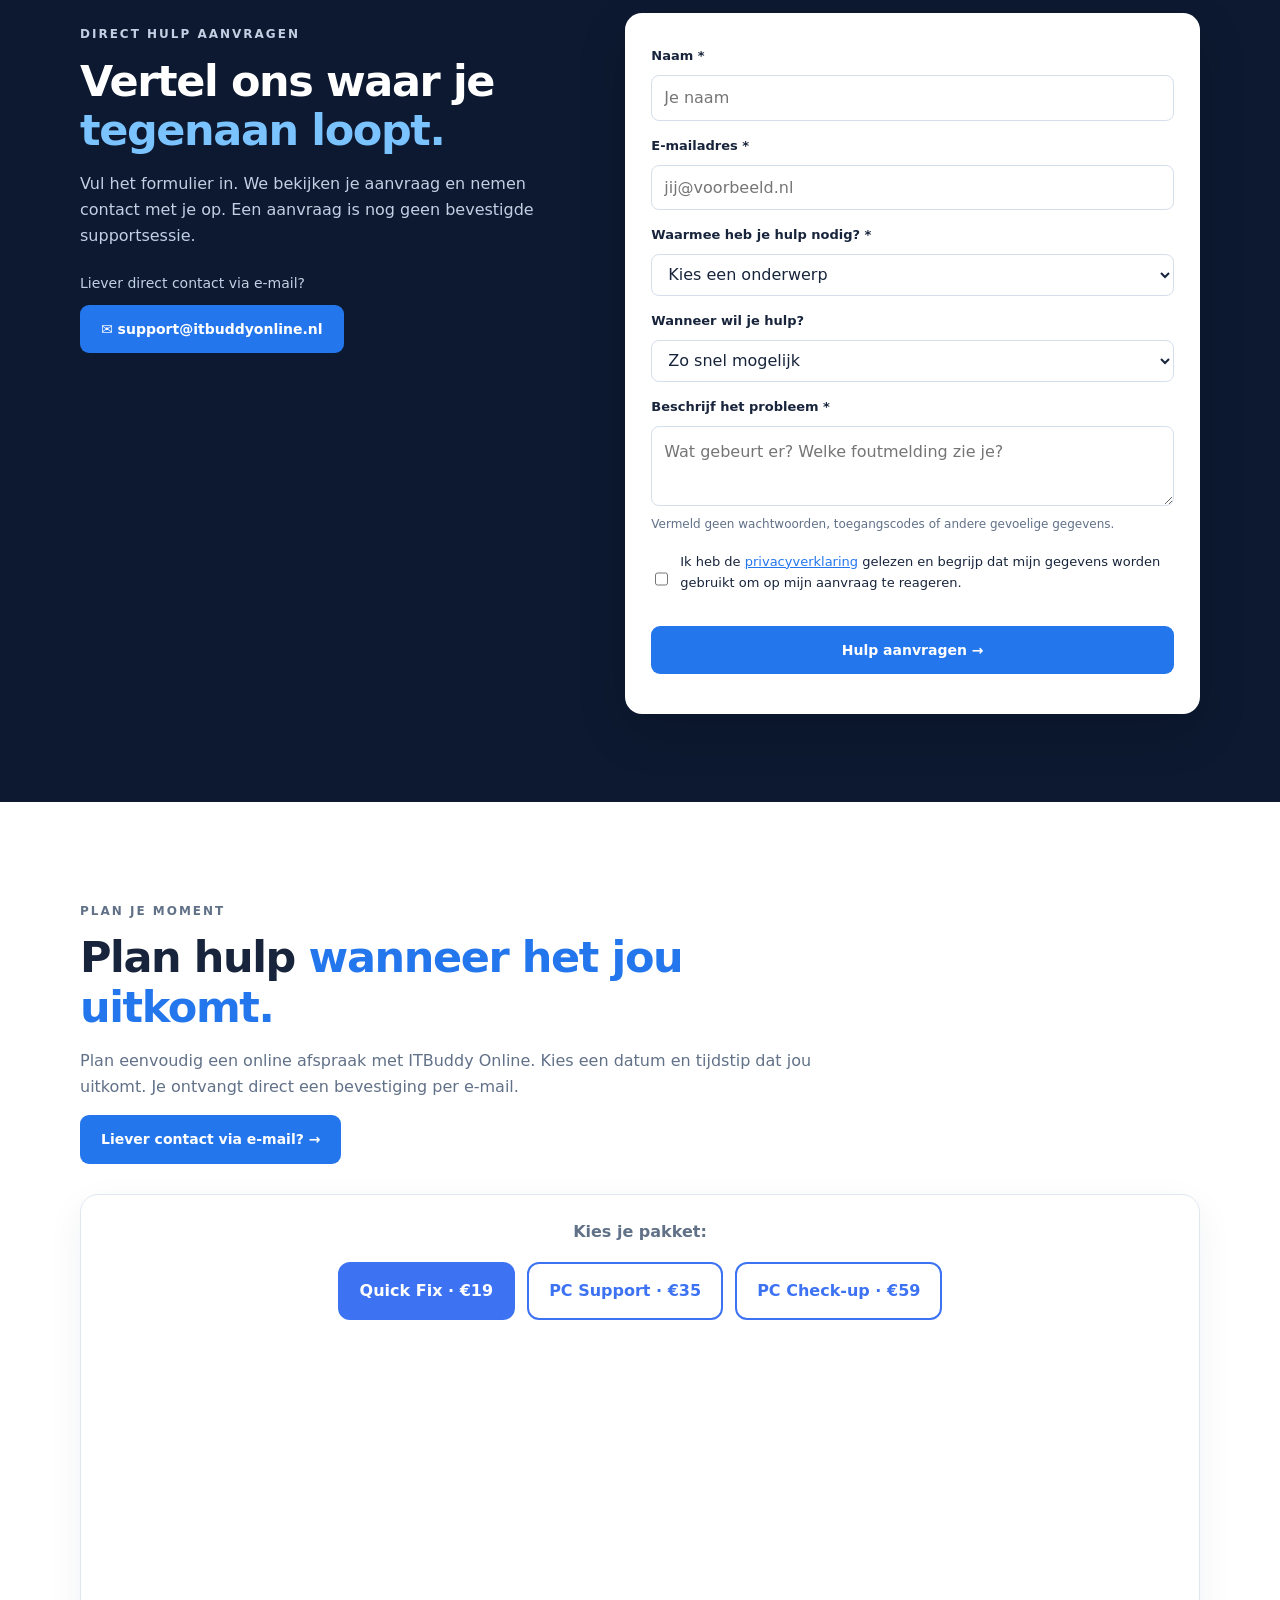
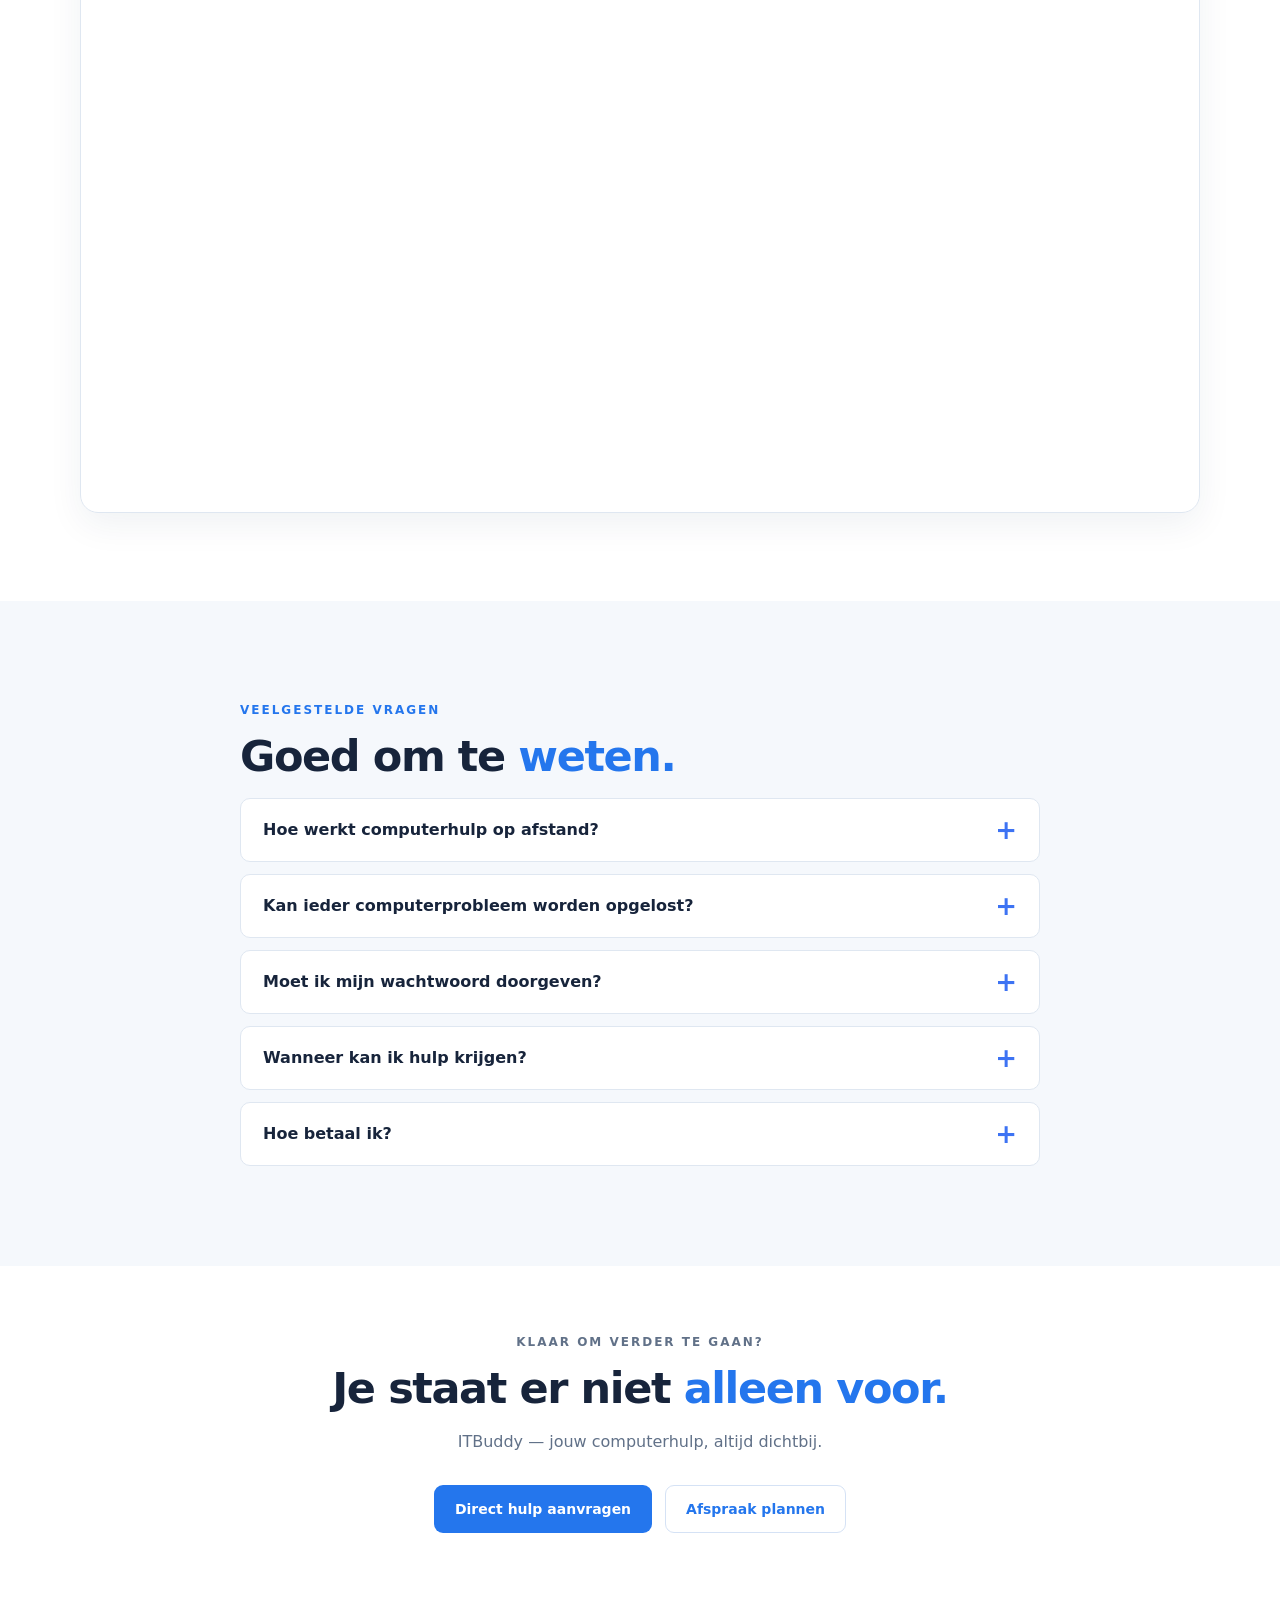
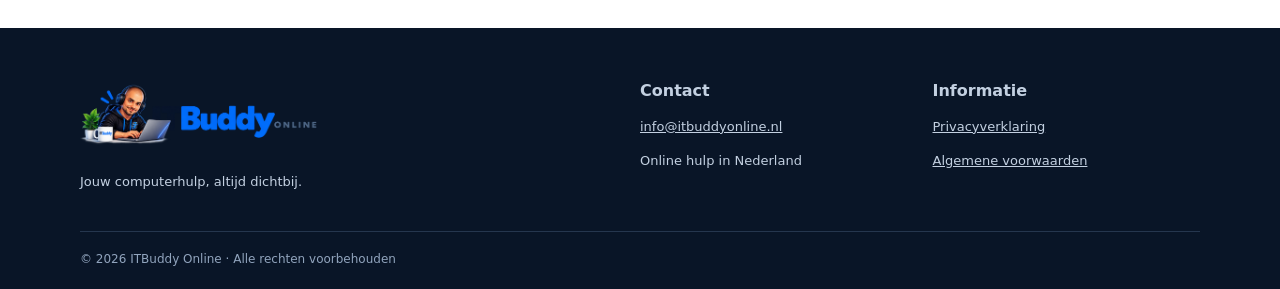
<file: index-itbuddy-nieuw.html>
<!doctype html>
<html lang="nl">
<head>
  <meta charset="utf-8">
  <meta name="viewport" content="width=device-width,initial-scale=1">
  <title>ITBuddy Online | Persoonlijke IT-hulp voor thuis en zzp</title>
  <meta name="description" content="Hulp nodig met je computer, laptop, Windows of Outlook? ITBuddy Online biedt persoonlijke computerhulp op afstand. Boek online en betaal achteraf.">
  <link rel="canonical" href="https://itbuddyonline.nl/">
 
<meta name="robots" content="index, follow">

<meta property="og:type" content="website">
<meta property="og:locale" content="nl_NL">
<meta property="og:site_name" content="ITBuddy Online">
<meta property="og:title" content="ITBuddy Online | Persoonlijke IT-hulp voor thuis en zzp">
<meta property="og:description" content="Persoonlijke computerhulp op afstand voor Windows, Outlook en andere computerproblemen. Vanaf €19.">
<meta property="og:url" content="https://itbuddyonline.nl/">

<meta name="twitter:card" content="summary">
<meta name="twitter:title" content="Computerhulp op afstand | ITBuddy Online">
<meta name="twitter:description" content="Persoonlijke computerhulp op afstand vanaf €19.">

  
<script type="application/ld+json">
{
  "@context": "https://schema.org",
  "@type": "Organization",
  "name": "ITBuddy Online",
  "url": "https://itbuddyonline.nl/",
  "description": "ITBuddy Online biedt persoonlijke computerhulp op afstand voor particulieren en zzp'ers in Nederland.",
  "email": "support@itbuddyonline.nl",
  "areaServed": {
    "@type": "Country",
    "name": "Nederland"
  },
  "hasOfferCatalog": {
    "@type": "OfferCatalog",
    "name": "Computerhulp op afstand",
    "itemListElement": [
      {
        "@type": "OfferCatalog",
        "name": "Windows en foutmeldingen"
      },
      {
        "@type": "OfferCatalog",
        "name": "E-mail en Outlook ondersteuning"
      },
      {
        "@type": "OfferCatalog",
        "name": "Trage computer oplossen"
      },
      {
        "@type": "OfferCatalog",
        "name": "Software installeren"
      },
      {
        "@type": "OfferCatalog",
        "name": "Computer check-up"
      }
    ]
  }
}
</script>

  <link rel="stylesheet" href="style.css">
  <link rel="stylesheet" href="itbuddy-nav.css">
</head>
<body>

<header class="top"><div class="wrap nav"><a class="logo" href="#home" aria-label="ITBuddy Online home">
  <img src="itbuddy-header-compact.png" alt="ITBuddy Online" style="width:340px;height:auto;display:block;">
</a>
<button class="menu" aria-label="Menu openen" aria-expanded="false">☰</button><nav id="navigation" aria-label="Hoofdnavigatie">
<a href="/">Home</a>
<details class="nav-dropdown"><summary>Diensten <span aria-hidden="true">⌄</span></summary><div class="nav-dropdown-panel"><a href="/computerhulp-op-afstand.html">Computerhulp op afstand</a></div></details>
<a href="/#tarieven">Tarieven</a><a href="/#werkwijze">Werkwijze</a><a href="/#contact">Contact</a>
<a class="nav-cta" href="/#hulp">Hulp aanvragen →</a>
</nav></div></header>
<main id="home"><section class="hero"><div class="wrap hero-grid"><div><div class="eyebrow">● PERSOONLIJKE IT-HULP OP AFSTAND</div><h1>Computerhulp op afstand?<br><em>Je Buddy helpt.</em></h1><p class="lead">Problemen met je computer, laptop, Windows, e-mail of andere IT-zaken? ITBuddy Online biedt persoonlijke IT-ondersteuning op afstand. Van softwareproblemen en instellingen tot wifi, printers en digitale beveiliging. Duidelijke tarieven vanaf €19, eenvoudig online boeken en betalen achteraf.</p><div class="actions"><a class="btn primary" href="#hulp">⚡ Direct hulp aanvragen</a><a class="btn secondary" href="#afspraak">
  <svg xmlns="http://www.w3.org/2000/svg" width="17" height="17"
       viewBox="0 0 24 24" fill="none"
       stroke="currentColor" stroke-width="2"
       stroke-linecap="round" stroke-linejoin="round"
       style="vertical-align:middle;margin-right:6px;">
    <rect x="3" y="5" width="18" height="16" rx="2"/>
    <path d="M16 3v4M8 3v4M3 10h18"/>
    <path d="m9 16 2 2 4-4"/>
  </svg>
  Afspraak plannen
</a></div><div class="proof"><span>✓ Heel Nederland</span><span>✓ Vanaf €19</span><span>✓ Veilig op afstand</span></div></div><div class="hero-visual"><div class="screen"><div class="screen-top"><span>● ● ●</span><b>ITBuddy Support</b></div><div class="screen-body"><div class="orb">✓</div><h3>We helpen je verder.</h3><p>Persoonlijke hulp, zonder ingewikkeld gedoe.</p><div class="fake-line"></div><div class="fake-line short"></div></div></div><div class="float-card">🛡️ <strong>Jij houdt de controle</strong><small>Toegang alleen met jouw toestemming</small></div></div></div></section>
<section class="section" id="diensten"><div class="wrap"><p class="kicker">ONZE DIENSTEN</p><h2>Hulp bij de dingen die <span>je tegenhouden.</span></h2><p class="intro">Voor particulieren en zzp'ers. We beoordelen vooraf of jouw probleem op afstand te behandelen is.</p><div class="cards"><article class="card">
<div class="symbol"><svg width="25" height="25" viewBox="0 0 24 24" fill="none" stroke="currentColor" stroke-width="1.8" stroke-linecap="round" stroke-linejoin="round"><rect x="2" y="3" width="20" height="14" rx="2"/><path d="M8 21h8M12 17v4"/><circle cx="12" cy="10" r="3"/><path d="M12 6v1m0 6v1m-4-4h1m6 0h1"/></svg></div>
  <h3>Windows & foutmeldingen</h3><p>Problemen met Windows, updates of foutmeldingen? We helpen je weer op weg.</p></article><article class="card"><div class="symbol">✉</div><h3>E-mail & Outlook</h3><p>Hulp bij e-mailproblemen, Outlook, accounts en synchronisatie.</p></article><article class="card">
<div class="symbol"><svg width="25" height="25" viewBox="0 0 24 24" fill="none" stroke="currentColor" stroke-width="1.8" stroke-linecap="round" stroke-linejoin="round"><path d="M12 14l4-4"/><path d="M5 19a9 9 0 1 1 14 0z"/><path d="M12 5v2M5.6 8.6 7 10m10-1.4L18.4 7"/></svg></div>
  <h3>Trage computer</h3><p>Is je computer langzaam? We zoeken de oorzaak en verbeteren waar mogelijk de prestaties.</p></article><article class="card">
<div class="symbol"><svg width="25" height="25" viewBox="0 0 24 24" fill="none" stroke="currentColor" stroke-width="1.8" stroke-linecap="round" stroke-linejoin="round"><path d="M12 3v12m-5-5 5 5 5-5"/><path d="M4 17v3h16v-3"/></svg></div>
  <h3>Software installeren</h3><p>Hulp bij het installeren, instellen en bijwerken van programma's.</p></article><article class="card">
<div class="symbol"><svg width="25" height="25" viewBox="0 0 24 24" fill="none" stroke="currentColor" stroke-width="1.8" stroke-linecap="round" stroke-linejoin="round"><rect x="4" y="4" width="16" height="18" rx="2"/><rect x="9" y="2" width="6" height="4" rx="1"/><path d="m8 14 3 3 5-5"/></svg></div>
  <h3>Computer check-up</h3><p>We controleren instellingen, updates en prestaties van je computer.</p></article><article class="card">
<div class="symbol"><svg width="25" height="25" viewBox="0 0 24 24" fill="none" stroke="currentColor" stroke-width="1.8" stroke-linecap="round" stroke-linejoin="round"><circle cx="12" cy="12" r="10"/><path d="M9 9a3 3 0 0 1 6 1c0 2-3 2-3 4"/><path d="M12 17h.01"/></svg></div>
  <h3>Ander IT-probleem?</h3><p>Staat jouw probleem er niet tussen? Vertel ons wat er speelt, dan kijken we of we kunnen helpen.</p></article></div></div></section>

<section class="section muted" id="tarieven">
  <div class="wrap">
    <p class="kicker">EERLIJKE PRIJZEN</p>
    <h2>Duidelijkheid <span>vooraf.</span></h2>
    <p class="intro">
    Betaalbare computerhulp zonder verrassingen.
Kies het pakket dat bij je past en betaal
eenvoudig achteraf, na afloop van de ondersteuning.
Je weet vooraf waar je aan toe bent.
Extra werkzaamheden voeren we alleen uit na overleg.
    </p>

    <div class="prices">

      <article class="price">
        <p class="kicker">EENVOUDIGE VRAAG</p>
        <h3>Quick Fix</h3>
        <div class="amount">€19</div>
        <p>
          Tot 30 minuten persoonlijke hulp bij kleine
          computerproblemen, foutmeldingen of
          eenvoudige vragen.
        </p>
        <div class="price-actions">
          <a class="btn primary"
             href="#afspraak"
             onclick="changePackageByIndex(0)">
            <svg xmlns="http://www.w3.org/2000/svg" width="17" height="17" viewBox="0 0 24 24" fill="none" stroke="currentColor" stroke-width="2" stroke-linecap="round" stroke-linejoin="round" style="vertical-align:middle;margin-right:6px"><rect x="3" y="5" width="18" height="16" rx="2"/><path d="M16 3v4M8 3v4M3 10h18"/><path d="m9 15 2 2 4-4"/></svg>Plan dit pakket
          </a>
          <a class="btn secondary"
             href="mailto:support@itbuddyonline.nl?subject=Vraag%20over%20Quick%20Fix">
            <svg xmlns="http://www.w3.org/2000/svg" width="17" height="17" viewBox="0 0 24 24" fill="none" stroke="currentColor" stroke-width="2" stroke-linecap="round" stroke-linejoin="round" style="vertical-align:middle;margin-right:6px"><rect x="2" y="4" width="20" height="16" rx="2"/><path d="m2 6 10 7 10-7"/></svg>Stel een vraag
          </a>
        </div>
      </article>

      <article class="price featured">
        <div class="popular">POPULAIRE KEUZE</div>
        <p class="kicker">ALGEMENE SUPPORT</p>
        <h3>PC Support</h3>
        <div class="amount">€35</div>
        <p>
          Tot 60 minuten ondersteuning bij Windows,
          software, e-mail en andere computerproblemen.
        </p>
        <div class="price-actions">
          <a class="btn primary"
             href="#afspraak"
             onclick="changePackageByIndex(1)">
            <svg xmlns="http://www.w3.org/2000/svg" width="17" height="17" viewBox="0 0 24 24" fill="none" stroke="currentColor" stroke-width="2" stroke-linecap="round" stroke-linejoin="round" style="vertical-align:middle;margin-right:6px"><rect x="3" y="5" width="18" height="16" rx="2"/><path d="M16 3v4M8 3v4M3 10h18"/><path d="m9 15 2 2 4-4"/></svg>Plan dit pakket
          </a>
          <a class="btn secondary"
             href="mailto:support@itbuddyonline.nl?subject=Vraag%20over%20PC%20Support">
            <svg xmlns="http://www.w3.org/2000/svg" width="17" height="17" viewBox="0 0 24 24" fill="none" stroke="currentColor" stroke-width="2" stroke-linecap="round" stroke-linejoin="round" style="vertical-align:middle;margin-right:6px"><rect x="2" y="4" width="20" height="16" rx="2"/><path d="m2 6 10 7 10-7"/></svg>Stel een vraag
          </a>
        </div>
      </article>

      <article class="price">
        <p class="kicker">UITGEBREIDE CONTROLE</p>
        <h3>PC Check-up</h3>
        <div class="amount">€59</div>
        <p>
          Tot 90 minuten uitgebreide controle,
          ondersteuning en praktische verbeteringen.
        </p>
        <div class="price-actions">
          <a class="btn primary"
             href="#afspraak"
             onclick="changePackageByIndex(2)">
            <svg xmlns="http://www.w3.org/2000/svg" width="17" height="17" viewBox="0 0 24 24" fill="none" stroke="currentColor" stroke-width="2" stroke-linecap="round" stroke-linejoin="round" style="vertical-align:middle;margin-right:6px"><rect x="3" y="5" width="18" height="16" rx="2"/><path d="M16 3v4M8 3v4M3 10h18"/><path d="m9 15 2 2 4-4"/></svg>Plan dit pakket
          </a>
          <a class="btn secondary"
             href="mailto:support@itbuddyonline.nl?subject=Vraag%20over%20PC%20Check-up">
            <svg xmlns="http://www.w3.org/2000/svg" width="17" height="17" viewBox="0 0 24 24" fill="none" stroke="currentColor" stroke-width="2" stroke-linecap="round" stroke-linejoin="round" style="vertical-align:middle;margin-right:6px"><rect x="2" y="4" width="20" height="16" rx="2"/><path d="m2 6 10 7 10-7"/></svg>Stel een vraag
          </a>
        </div>
      </article>

    </div>

    <p class="note">
      Alle prijzen zijn inclusief 21% btw. Je weet vooraf wat je betaalt. Eventuele extra werkzaamheden en kosten bespreken we altijd eerst met je. Niet ieder computerprobleem kan op afstand worden opgelost.
    </p>
  </div>
</section>


<section class="section" id="werkwijze">
  <div class="wrap">
    <p class="kicker">ZO WERKT HET</p>
    <h2>In vier stappen <span>weer verder.</span></h2>

    <div class="steps">

      <div class="step-card">
       
<div class="step-icon">
  <svg width="24" height="24" viewBox="0 0 24 24"
       fill="none" stroke="currentColor" stroke-width="1.8"
       stroke-linecap="round" stroke-linejoin="round">
    <path d="M21 11.5a8.4 8.4 0 0 1-.9 3.8 8.5 8.5 0 0 1-7.6 4.7 8.4 8.4 0 0 1-3.8-.9L3 21l1.9-5.7a8.4 8.4 0 0 1-.9-3.8 8.5 8.5 0 0 1 4.7-7.6 8.4 8.4 0 0 1 3.8-.9h.5a8.5 8.5 0 0 1 8 8v.5z"/>
  </svg>
</div>
        <h3>Vertel wat er speelt</h3>
        <p>Beschrijf je probleem of plan direct een afspraak.</p>
      </div>

      <div class="step-card">
        <div class="step-icon"><svg width="24" height="24" viewBox="0 0 24 24" fill="none" stroke="currentColor" stroke-width="1.8" stroke-linecap="round" stroke-linejoin="round"><rect x="5" y="4" width="14" height="17" rx="2"/><path d="M9 4.5V3h6v1.5M9 13l2 2 4-4"/></svg></div>
        <h3>We stemmen af</h3>
        <p>We bespreken de aanpak, beschikbaarheid en kosten.</p>
      </div>

      <div class="step-card">
        <div class="step-icon"><svg width="24" height="24" viewBox="0 0 24 24" fill="none" stroke="currentColor" stroke-width="1.8" stroke-linecap="round" stroke-linejoin="round"><path d="M12 22s8-4 8-10V5l-8-3-8 3v7c0 6 8 10 8 10z"/><path d="m9 12 2 2 4-4"/></svg></div>
        <h3>Veilig meekijken</h3>
        <p>Met jouw toestemming helpen we je op afstand.</p>
      </div>

      <div class="step-card">
        <div class="step-icon"><svg width="24" height="24" viewBox="0 0 24 24" fill="none" stroke="currentColor" stroke-width="1.8" stroke-linecap="round" stroke-linejoin="round"><circle cx="12" cy="12" r="9"/><path d="m8 12 3 3 5-6"/></svg></div>
        <h3>We ronden af</h3>
        <p>Je krijgt uitleg en advies voor de toekomst.</p>
      </div>

    </div>
  </div>
</section>

<section class="section dark" id="hulp"><div class="wrap contact-grid"><div><p class="kicker">DIRECT HULP AANVRAGEN</p><h2>Vertel ons waar je <span>tegenaan loopt.</span></h2><p>Vul het formulier in. We bekijken je aanvraag en nemen contact met je op. Een aanvraag is nog geen bevestigde supportsessie.</p><p class="email-intro">Liever direct contact via e-mail?</p><a class="btn primary" href="mailto:support@itbuddyonline.nl">
  ✉ support@itbuddyonline.nl
</a></div><div class="form-card"><form id="support-form"><label for="fullname">Naam *</label><input id="fullname" name="name" autocomplete="name" required maxlength="100" placeholder="Je naam"><label for="mail">E-mailadres *</label><input id="mail" type="email" name="email" autocomplete="email" required maxlength="200" placeholder="jij@voorbeeld.nl"><label for="category">Waarmee heb je hulp nodig? *</label><select id="category" name="category" required><option value="">Kies een onderwerp</option><option>Windows & foutmeldingen</option><option>E-mail & Outlook</option><option>Trage computer</option><option>Software installeren</option><option>Computer check-up</option><option>Anders</option></select><label for="urgency">Wanneer wil je hulp?</label><select id="urgency" name="urgency"><option>Zo snel mogelijk</option><option>Op een later moment</option></select><label for="details">Beschrijf het probleem *</label><textarea id="details" name="details" rows="4" required maxlength="2000" placeholder="Wat gebeurt er? Welke foutmelding zie je?"></textarea><p class="form-hint">Vermeld geen wachtwoorden, toegangscodes of andere gevoelige gegevens.</p><label class="consent"><input type="checkbox" required name="consent" value="yes"><span>Ik heb de <a href="privacy.html" target="_blank" rel="noopener">privacyverklaring</a> gelezen en begrijp dat mijn gegevens worden gebruikt om op mijn aanvraag te reageren.</span></label><button class="btn primary wide" type="submit">Hulp aanvragen →</button><p class="form-status" role="status" aria-live="polite"></p></form></div></div></section>

<!-- Bevestigingspop-up ITBuddy -->
<div id="success-popup" class="success-overlay" hidden>
  <div class="success-modal" role="dialog"
       aria-modal="true"
       aria-labelledby="success-title">

    <button type="button" class="success-close"
            aria-label="Sluiten">×</button>

    <img src="itbuddy-succes.png"
         alt="ITBuddy met twee duimen omhoog"
         class="success-mascot">

    <div class="success-check">✓</div>

    <h2 id="success-title">
      Aanvraag <span>succesvol verzonden!</span>
    </h2>

    <p>
      Bedankt voor je bericht! We hebben je aanvraag
      ontvangen en nemen zo snel mogelijk contact met je op.
    </p>

    <button type="button" class="success-button">
      Sluiten
    </button>

  </div>
</div>

  <section class="section" id="afspraak"><div class="wrap booking"><div><p class="kicker">PLAN JE MOMENT</p><h2>Plan hulp <span>wanneer het jou uitkomt.</span></h2><p>Plan eenvoudig een online afspraak met ITBuddy Online. Kies een datum en tijdstip dat jou uitkomt. Je ontvangt direct een bevestiging per e-mail.</p><a class="btn primary" href="mailto:info@itbuddyonline.nl?subject=Afspraak%20aanvragen">Liever contact via e-mail? →</a></div><div class="booking-card">

<div class="package-selector">
  <p><strong>Kies je pakket:</strong></p>
  <div class="package-buttons">
    <button type="button" class="package-btn active" onclick="changePackageByIndex(0)" aria-pressed="true">Quick Fix · €19</button>
    <button type="button" class="package-btn" onclick="changePackageByIndex(1)" aria-pressed="false">PC Support · €35</button>
    <button type="button" class="package-btn" onclick="changePackageByIndex(2)" aria-pressed="false">PC Check-up · €59</button>
  </div>
</div>
<div id="itbuddy-calendar" style="min-width:0;width:100%;height:540px;">
  <iframe id="itbuddy-calendar-frame" title="Boek Quick Fix bij ITBuddy Online" src="https://cal.com/itbuddyonline/quickfix?embed=true" loading="lazy" style="display:block;width:100%;height:100%;border:0;border-radius:12px;" allow="payment"></iframe>
</div>
<script>
const itbuddyPackages = [
  {name: 'Quick Fix', url: 'https://cal.com/itbuddyonline/quickfix?embed=true'},
  {name: 'PC Support', url: 'https://cal.com/itbuddyonline/pcsupport?embed=true'},
  {name: 'PC Check-up', url: 'https://cal.com/itbuddyonline/pccheckup?embed=true'}
];
function changePackageByIndex(index) {
  const item = itbuddyPackages[index];
  if (!item) return;
  document.querySelectorAll('.package-btn').forEach((button, i) => {
    button.classList.toggle('active', i === index);
    button.setAttribute('aria-pressed', String(i === index));
  });
  const frame = document.getElementById('itbuddy-calendar-frame');
  frame.title = 'Boek ' + item.name + ' bij ITBuddy Online';
  if (frame.getAttribute('src') !== item.url) frame.src = item.url;
}
</script>
</div></div></section>
<section class="section muted" id="faq"><div class="wrap narrow"><p class="kicker">VEELGESTELDE VRAGEN</p><h2>Goed om te <span>weten.</span></h2><details><summary>Hoe werkt computerhulp op afstand?</summary><p>We spreken samen een tijd af en gebruiken een geschikte remote-supportoplossing. Jij start de verbinding en houdt de controle.</p></details><details><summary>Kan ieder computerprobleem worden opgelost?</summary><p>Nee. Hardwaredefecten en sommige netwerkproblemen vragen fysieke hulp. We beoordelen vooraf wat mogelijk is.</p></details><details><summary>Moet ik mijn wachtwoord doorgeven?</summary><p>Nee. Deel nooit je wachtwoord via het aanvraagformulier. Indien nodig voer je gegevens zelf in tijdens de sessie.</p></details><details><summary>Wanneer kan ik hulp krijgen?</summary><p>Beschikbaarheid wordt na je aanvraag bevestigd. Er is nog geen gegarandeerde responstijd of 24/7-dienst.</p></details><details><summary>Hoe betaal ik?</summary><p>De betaalwijze en voorwaarden worden vooraf bevestigd. Een geïntegreerde betaalfunctie wordt later aangesloten.</p></details></div></section>
<section class="section" id="contact"><div class="wrap final-cta"><p class="kicker">KLAAR OM VERDER TE GAAN?</p><h2>Je staat er niet <span>alleen voor.</span></h2><p>ITBuddy — jouw computerhulp, altijd dichtbij.</p><div class="actions center"><a class="btn primary" href="#hulp">Direct hulp aanvragen</a><a class="btn secondary" href="#afspraak">Afspraak plannen</a></div></div></section></main>
<footer><div class="wrap foot"><div><a class="logo footer-logo" href="#home" aria-label="ITBuddy Online - naar boven">
  <img src="itbuddy-header-compact.png" alt="ITBuddy Online">
</a><p>Jouw computerhulp, altijd dichtbij.</p></div><div><strong>Contact</strong><p><a href="mailto:info@itbuddyonline.nl">info@itbuddyonline.nl</a></p><p>Online hulp in Nederland</p></div><div><strong>Informatie</strong><p><a href="privacy.html">Privacyverklaring</a></p><p><a href="voorwaarden.html">Algemene voorwaarden</a></p></div></div><div class="wrap copyright">© <span id="year"></span> ITBuddy Online · Alle rechten voorbehouden</div></footer><script src="script.js"></script></body></html>
</file>
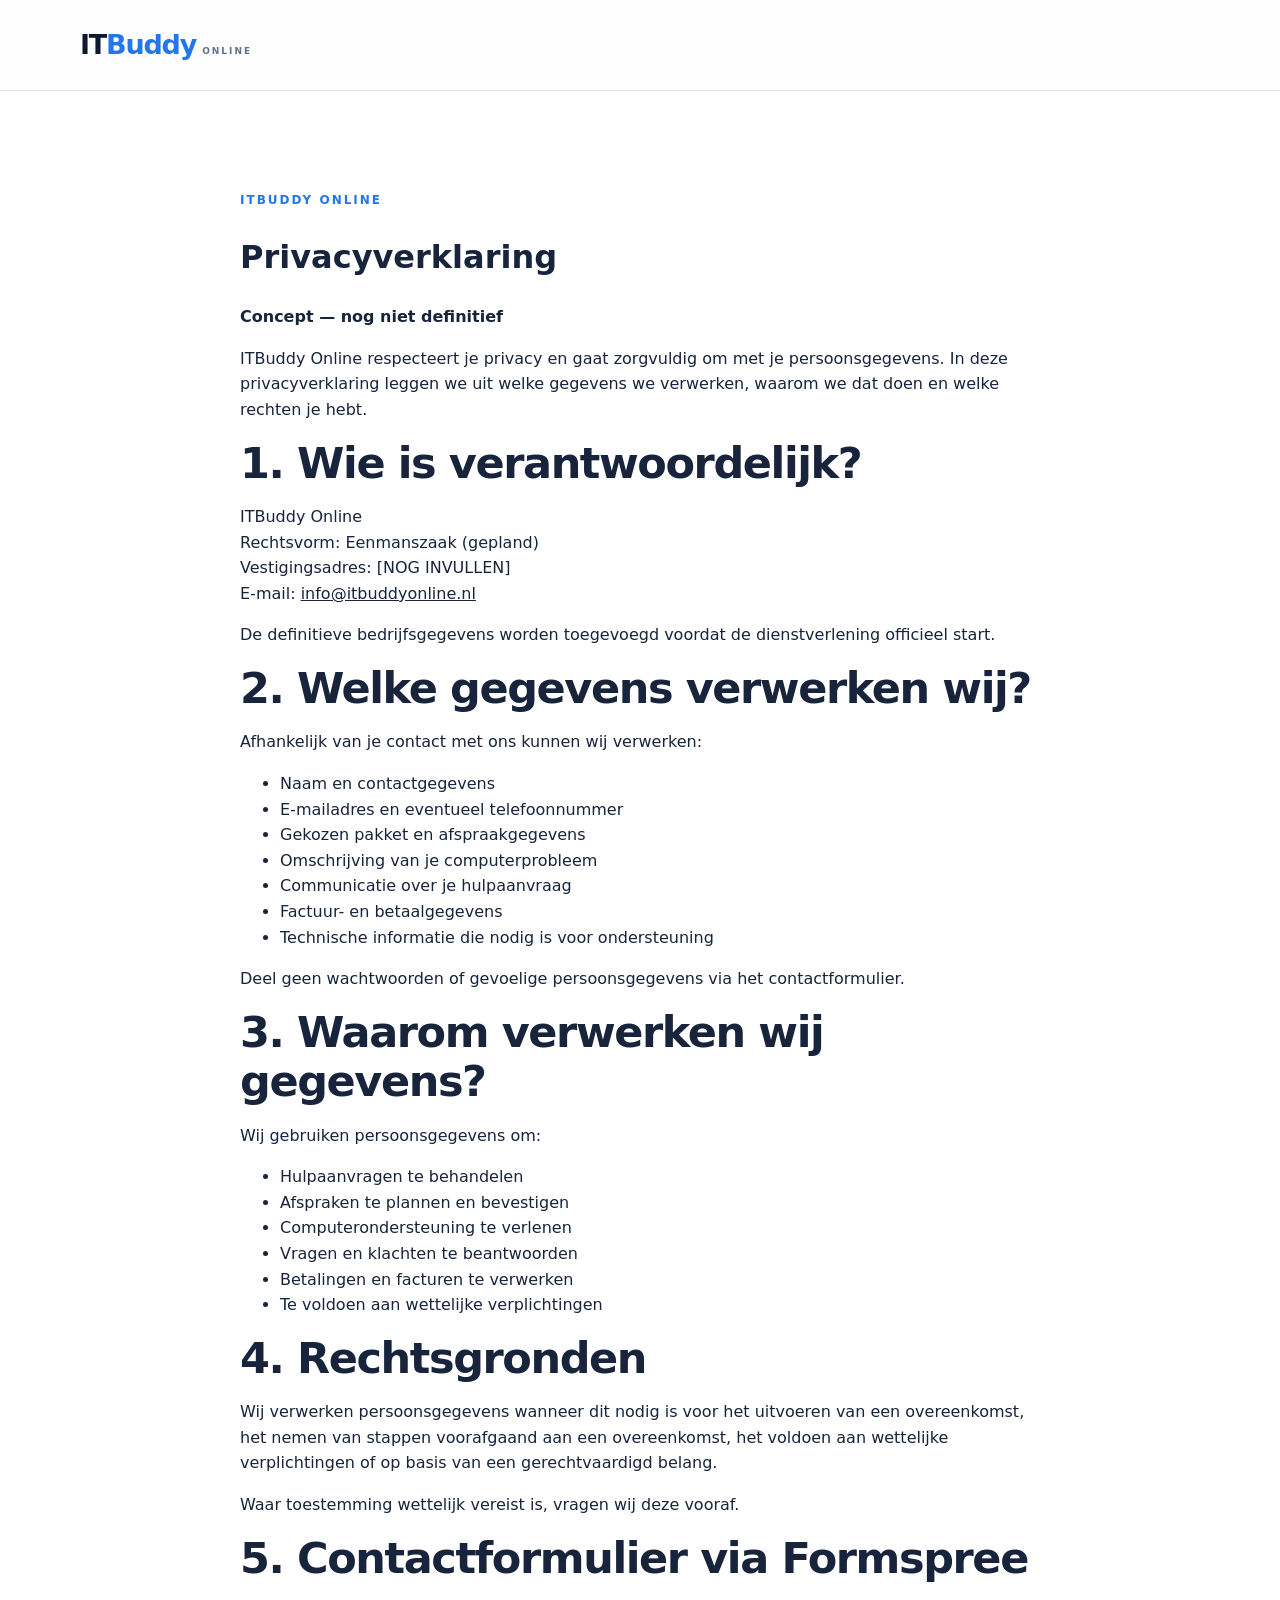
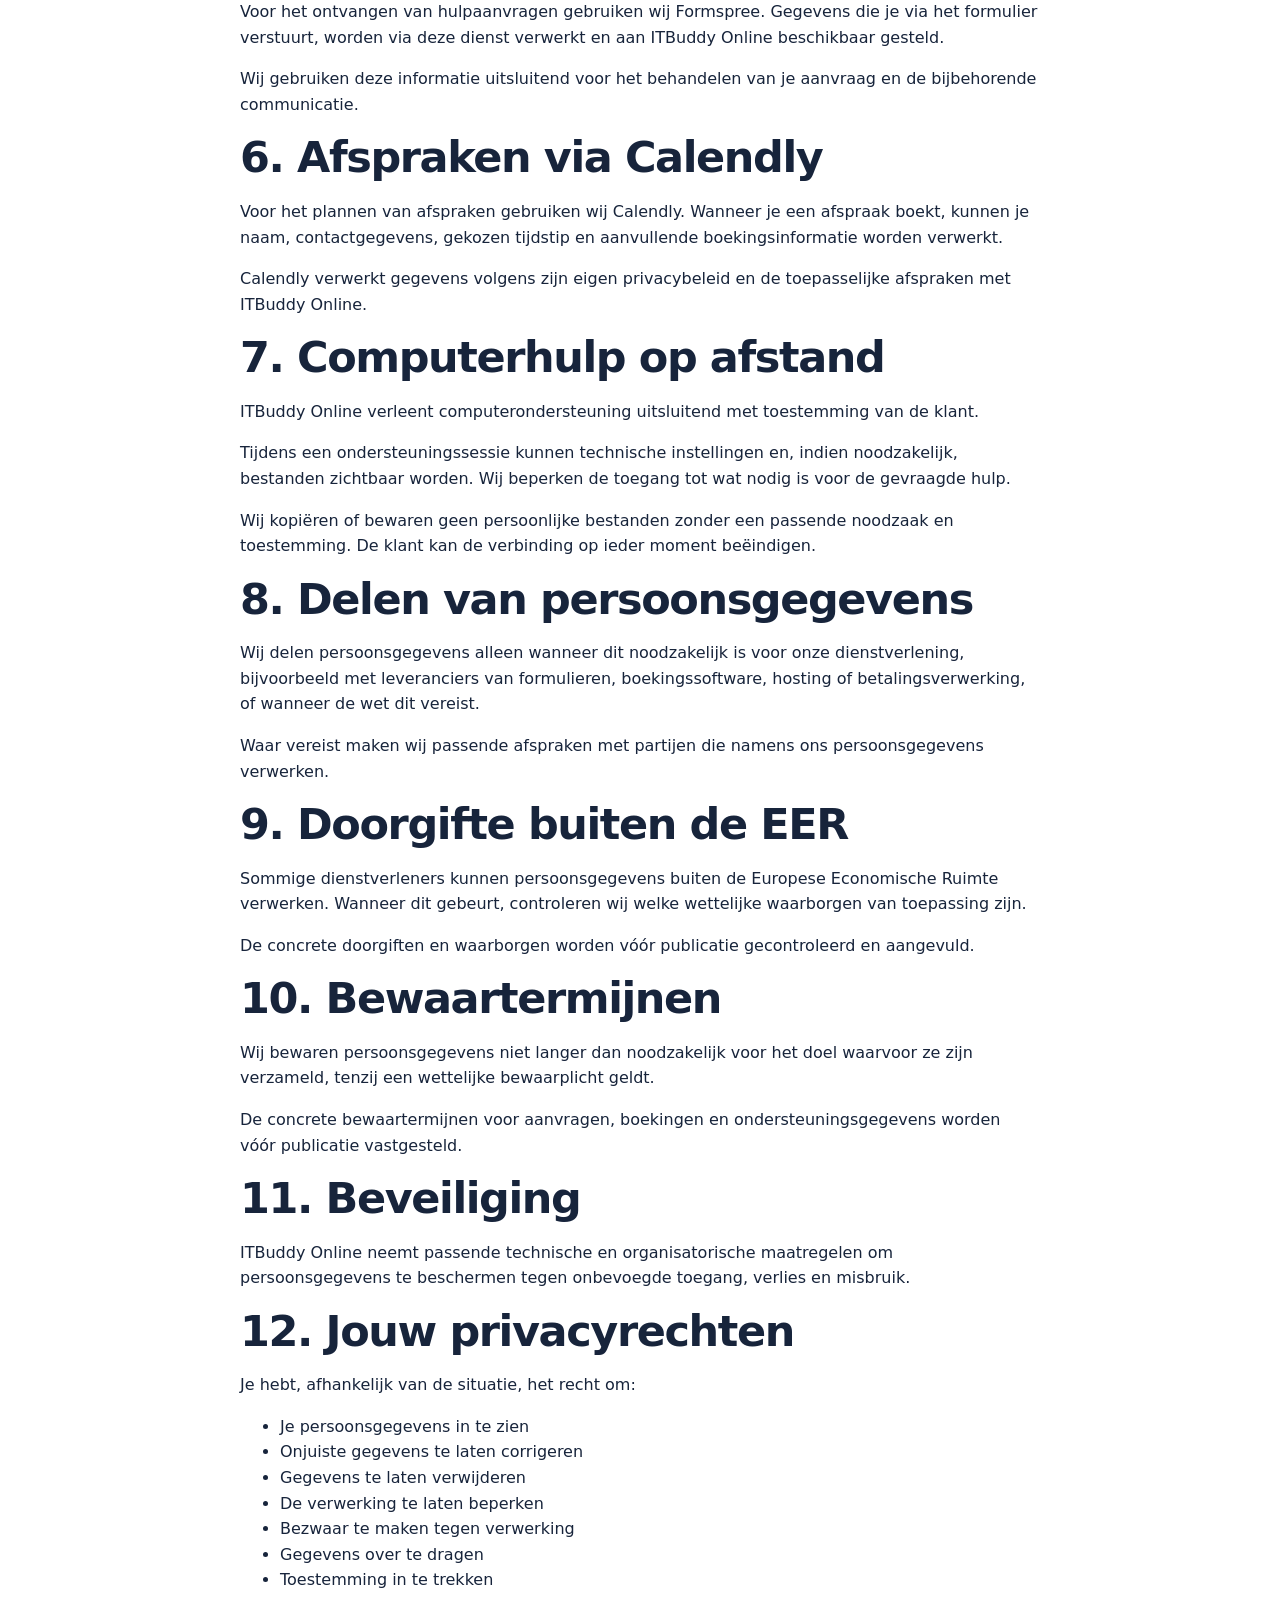
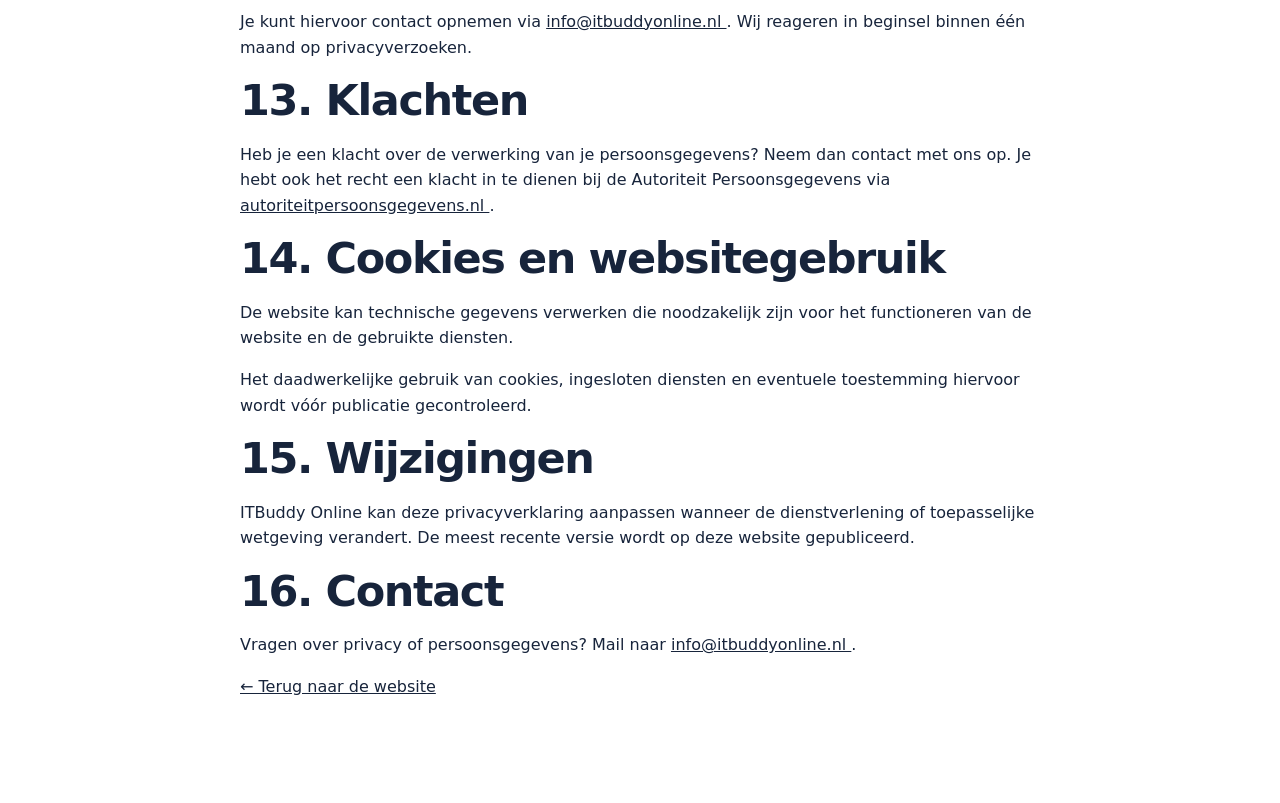
<file: privacy.html>
<!doctype html>
<html lang="nl">
<head>
  <meta charset="utf-8">
  <meta name="viewport" content="width=device-width, initial-scale=1">
  <title>Privacyverklaring (concept) | ITBuddy Online</title>
  <link rel="stylesheet" href="style.css">
</head>
<body>

<header class="top">
  <div class="wrap nav">
    <a class="logo" href="index.html">
      IT<span>Buddy</span><small>ONLINE</small>
    </a>
  </div>
</header>

<main class="section">
  <div class="wrap narrow">

    <p class="kicker">ITBUDDY ONLINE</p>
    <h1>Privacyverklaring</h1>

    <p><strong>Concept — nog niet definitief</strong></p>
    <p>
      ITBuddy Online respecteert je privacy en gaat zorgvuldig
      om met je persoonsgegevens. In deze privacyverklaring
      leggen we uit welke gegevens we verwerken, waarom we
      dat doen en welke rechten je hebt.
    </p>

    <h2>1. Wie is verantwoordelijk?</h2>
    <p>
      ITBuddy Online<br>
      Rechtsvorm: Eenmanszaak (gepland)<br>
      Vestigingsadres: [NOG INVULLEN]<br>
      E-mail:
      <a href="mailto:info@itbuddyonline.nl">
        info@itbuddyonline.nl
      </a>
    </p>
    <p>
      De definitieve bedrijfsgegevens worden toegevoegd
      voordat de dienstverlening officieel start.
    </p>

    <h2>2. Welke gegevens verwerken wij?</h2>
    <p>Afhankelijk van je contact met ons kunnen wij verwerken:</p>
    <ul>
      <li>Naam en contactgegevens</li>
      <li>E-mailadres en eventueel telefoonnummer</li>
      <li>Gekozen pakket en afspraakgegevens</li>
      <li>Omschrijving van je computerprobleem</li>
      <li>Communicatie over je hulpaanvraag</li>
      <li>Factuur- en betaalgegevens</li>
      <li>Technische informatie die nodig is voor ondersteuning</li>
    </ul>
    <p>
      Deel geen wachtwoorden of gevoelige persoonsgegevens
      via het contactformulier.
    </p>

    <h2>3. Waarom verwerken wij gegevens?</h2>
    <p>Wij gebruiken persoonsgegevens om:</p>
    <ul>
      <li>Hulpaanvragen te behandelen</li>
      <li>Afspraken te plannen en bevestigen</li>
      <li>Computerondersteuning te verlenen</li>
      <li>Vragen en klachten te beantwoorden</li>
      <li>Betalingen en facturen te verwerken</li>
      <li>Te voldoen aan wettelijke verplichtingen</li>
    </ul>

    <h2>4. Rechtsgronden</h2>
    <p>
      Wij verwerken persoonsgegevens wanneer dit nodig is
      voor het uitvoeren van een overeenkomst, het nemen
      van stappen voorafgaand aan een overeenkomst,
      het voldoen aan wettelijke verplichtingen of
      op basis van een gerechtvaardigd belang.
    </p>
    <p>
      Waar toestemming wettelijk vereist is,
      vragen wij deze vooraf.
    </p>

    <h2>5. Contactformulier via Formspree</h2>
    <p>
      Voor het ontvangen van hulpaanvragen gebruiken wij
      Formspree. Gegevens die je via het formulier verstuurt,
      worden via deze dienst verwerkt en aan ITBuddy Online
      beschikbaar gesteld.
    </p>
    <p>
      Wij gebruiken deze informatie uitsluitend voor
      het behandelen van je aanvraag en de bijbehorende
      communicatie.
    </p>

    <h2>6. Afspraken via Calendly</h2>
    <p>
      Voor het plannen van afspraken gebruiken wij Calendly.
      Wanneer je een afspraak boekt, kunnen je naam,
      contactgegevens, gekozen tijdstip en aanvullende
      boekingsinformatie worden verwerkt.
    </p>
    <p>
      Calendly verwerkt gegevens volgens zijn eigen
      privacybeleid en de toepasselijke afspraken
      met ITBuddy Online.
    </p>

    <h2>7. Computerhulp op afstand</h2>
    <p>
      ITBuddy Online verleent computerondersteuning
      uitsluitend met toestemming van de klant.
    </p>
    <p>
      Tijdens een ondersteuningssessie kunnen technische
      instellingen en, indien noodzakelijk, bestanden
      zichtbaar worden. Wij beperken de toegang tot
      wat nodig is voor de gevraagde hulp.
    </p>
    <p>
      Wij kopiëren of bewaren geen persoonlijke bestanden
      zonder een passende noodzaak en toestemming.
      De klant kan de verbinding op ieder moment beëindigen.
    </p>

    <h2>8. Delen van persoonsgegevens</h2>
    <p>
      Wij delen persoonsgegevens alleen wanneer dit
      noodzakelijk is voor onze dienstverlening,
      bijvoorbeeld met leveranciers van formulieren,
      boekingssoftware, hosting of betalingsverwerking,
      of wanneer de wet dit vereist.
    </p>
    <p>
      Waar vereist maken wij passende afspraken met
      partijen die namens ons persoonsgegevens verwerken.
    </p>

    <h2>9. Doorgifte buiten de EER</h2>
    <p>
      Sommige dienstverleners kunnen persoonsgegevens
      buiten de Europese Economische Ruimte verwerken.
      Wanneer dit gebeurt, controleren wij welke
      wettelijke waarborgen van toepassing zijn.
    </p>
    <p>
      De concrete doorgiften en waarborgen worden
      vóór publicatie gecontroleerd en aangevuld.
    </p>

    <h2>10. Bewaartermijnen</h2>
    <p>
      Wij bewaren persoonsgegevens niet langer dan
      noodzakelijk voor het doel waarvoor ze zijn verzameld,
      tenzij een wettelijke bewaarplicht geldt.
    </p>
    <p>
      De concrete bewaartermijnen voor aanvragen,
      boekingen en ondersteuningsgegevens worden
      vóór publicatie vastgesteld.
    </p>

    <h2>11. Beveiliging</h2>
    <p>
      ITBuddy Online neemt passende technische en
      organisatorische maatregelen om persoonsgegevens
      te beschermen tegen onbevoegde toegang,
      verlies en misbruik.
    </p>

    <h2>12. Jouw privacyrechten</h2>
    <p>Je hebt, afhankelijk van de situatie, het recht om:</p>
    <ul>
      <li>Je persoonsgegevens in te zien</li>
      <li>Onjuiste gegevens te laten corrigeren</li>
      <li>Gegevens te laten verwijderen</li>
      <li>De verwerking te laten beperken</li>
      <li>Bezwaar te maken tegen verwerking</li>
      <li>Gegevens over te dragen</li>
      <li>Toestemming in te trekken</li>
    </ul>
    <p>
      Je kunt hiervoor contact opnemen via
      <a href="mailto:info@itbuddyonline.nl">
        info@itbuddyonline.nl
      </a>.
      Wij reageren in beginsel binnen één maand
      op privacyverzoeken.
    </p>

    <h2>13. Klachten</h2>
    <p>
      Heb je een klacht over de verwerking van je
      persoonsgegevens? Neem dan contact met ons op.
      Je hebt ook het recht een klacht in te dienen
      bij de Autoriteit Persoonsgegevens via
      <a href="https://autoriteitpersoonsgegevens.nl/">
        autoriteitpersoonsgegevens.nl
      </a>.
    </p>

    <h2>14. Cookies en websitegebruik</h2>
    <p>
      De website kan technische gegevens verwerken
      die noodzakelijk zijn voor het functioneren
      van de website en de gebruikte diensten.
    </p>
    <p>
      Het daadwerkelijke gebruik van cookies,
      ingesloten diensten en eventuele toestemming
      hiervoor wordt vóór publicatie gecontroleerd.
    </p>

    <h2>15. Wijzigingen</h2>
    <p>
      ITBuddy Online kan deze privacyverklaring
      aanpassen wanneer de dienstverlening of
      toepasselijke wetgeving verandert.
      De meest recente versie wordt op deze
      website gepubliceerd.
    </p>

    <h2>16. Contact</h2>
    <p>
      Vragen over privacy of persoonsgegevens?
      Mail naar
      <a href="mailto:info@itbuddyonline.nl">
        info@itbuddyonline.nl
      </a>.
    </p>

    <p><a href="index.html">← Terug naar de website</a></p>

  </div>
</main>

</body>
</html>
</file>
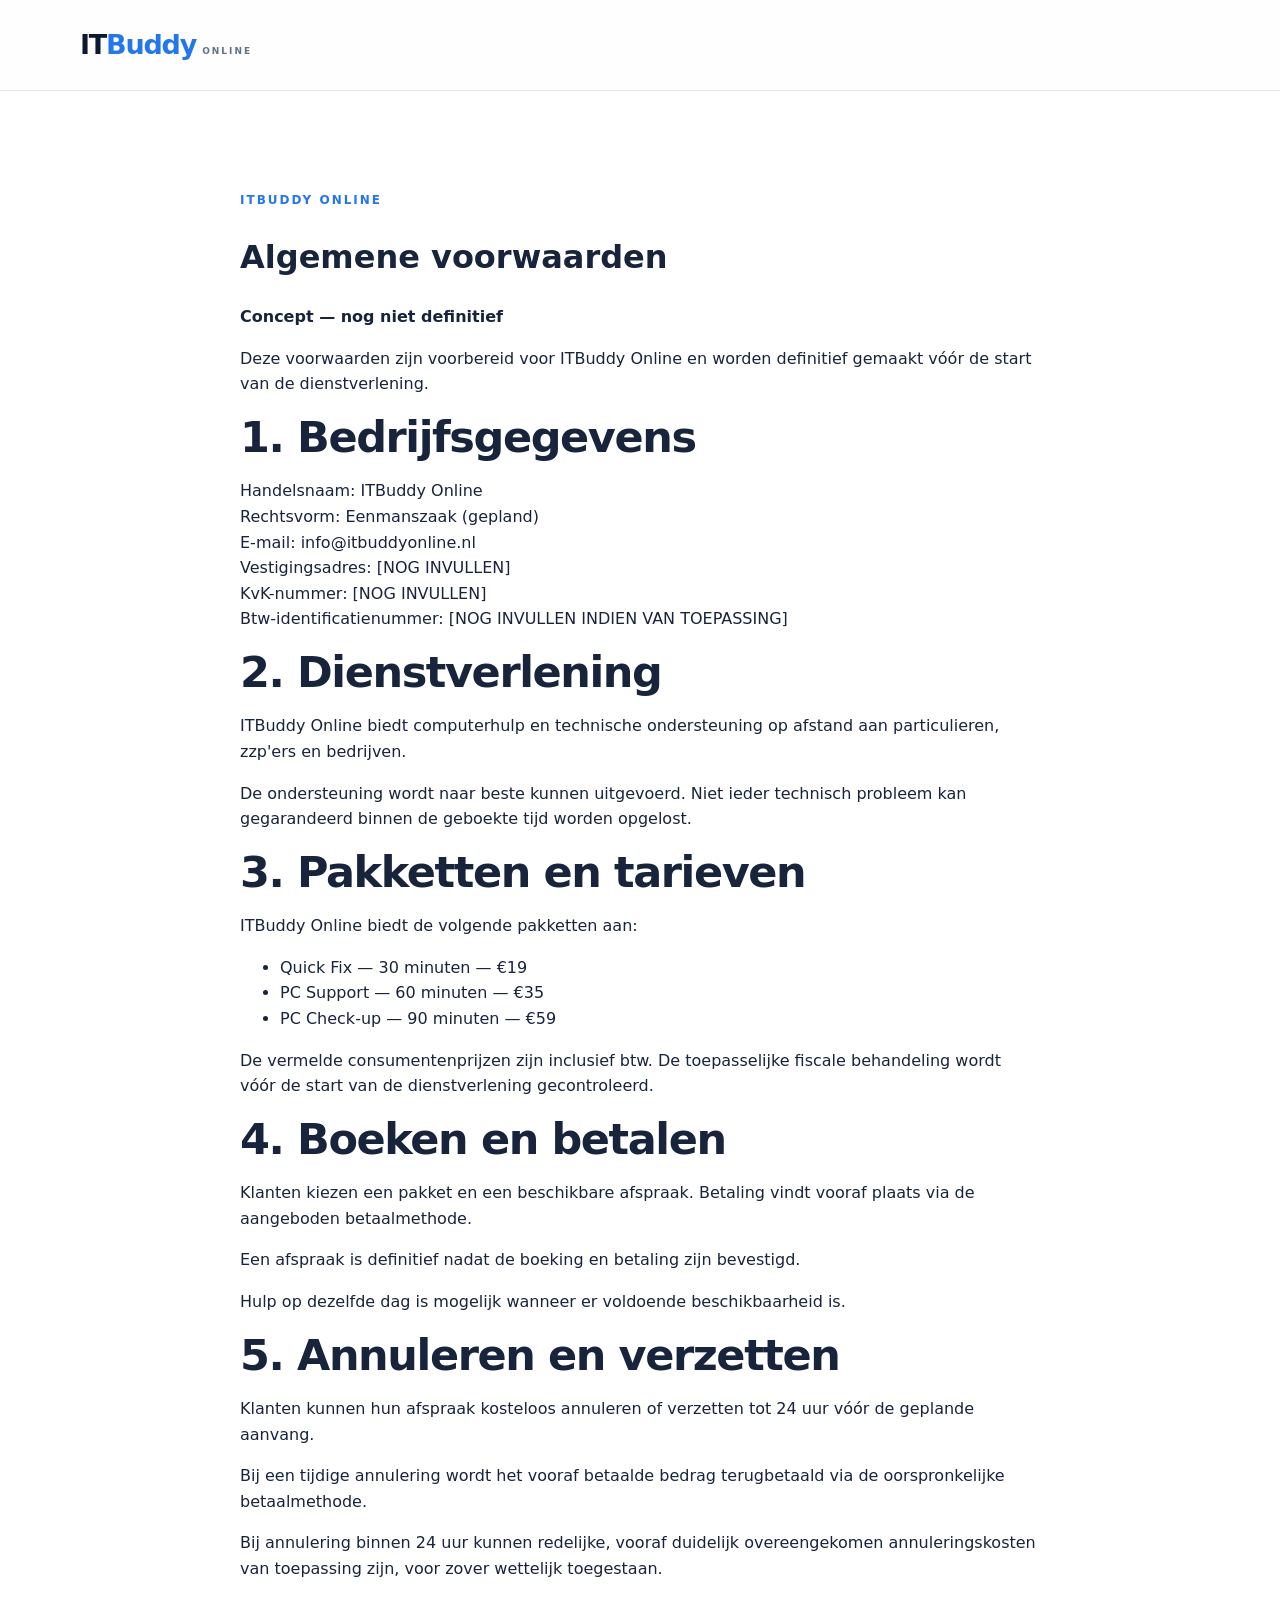
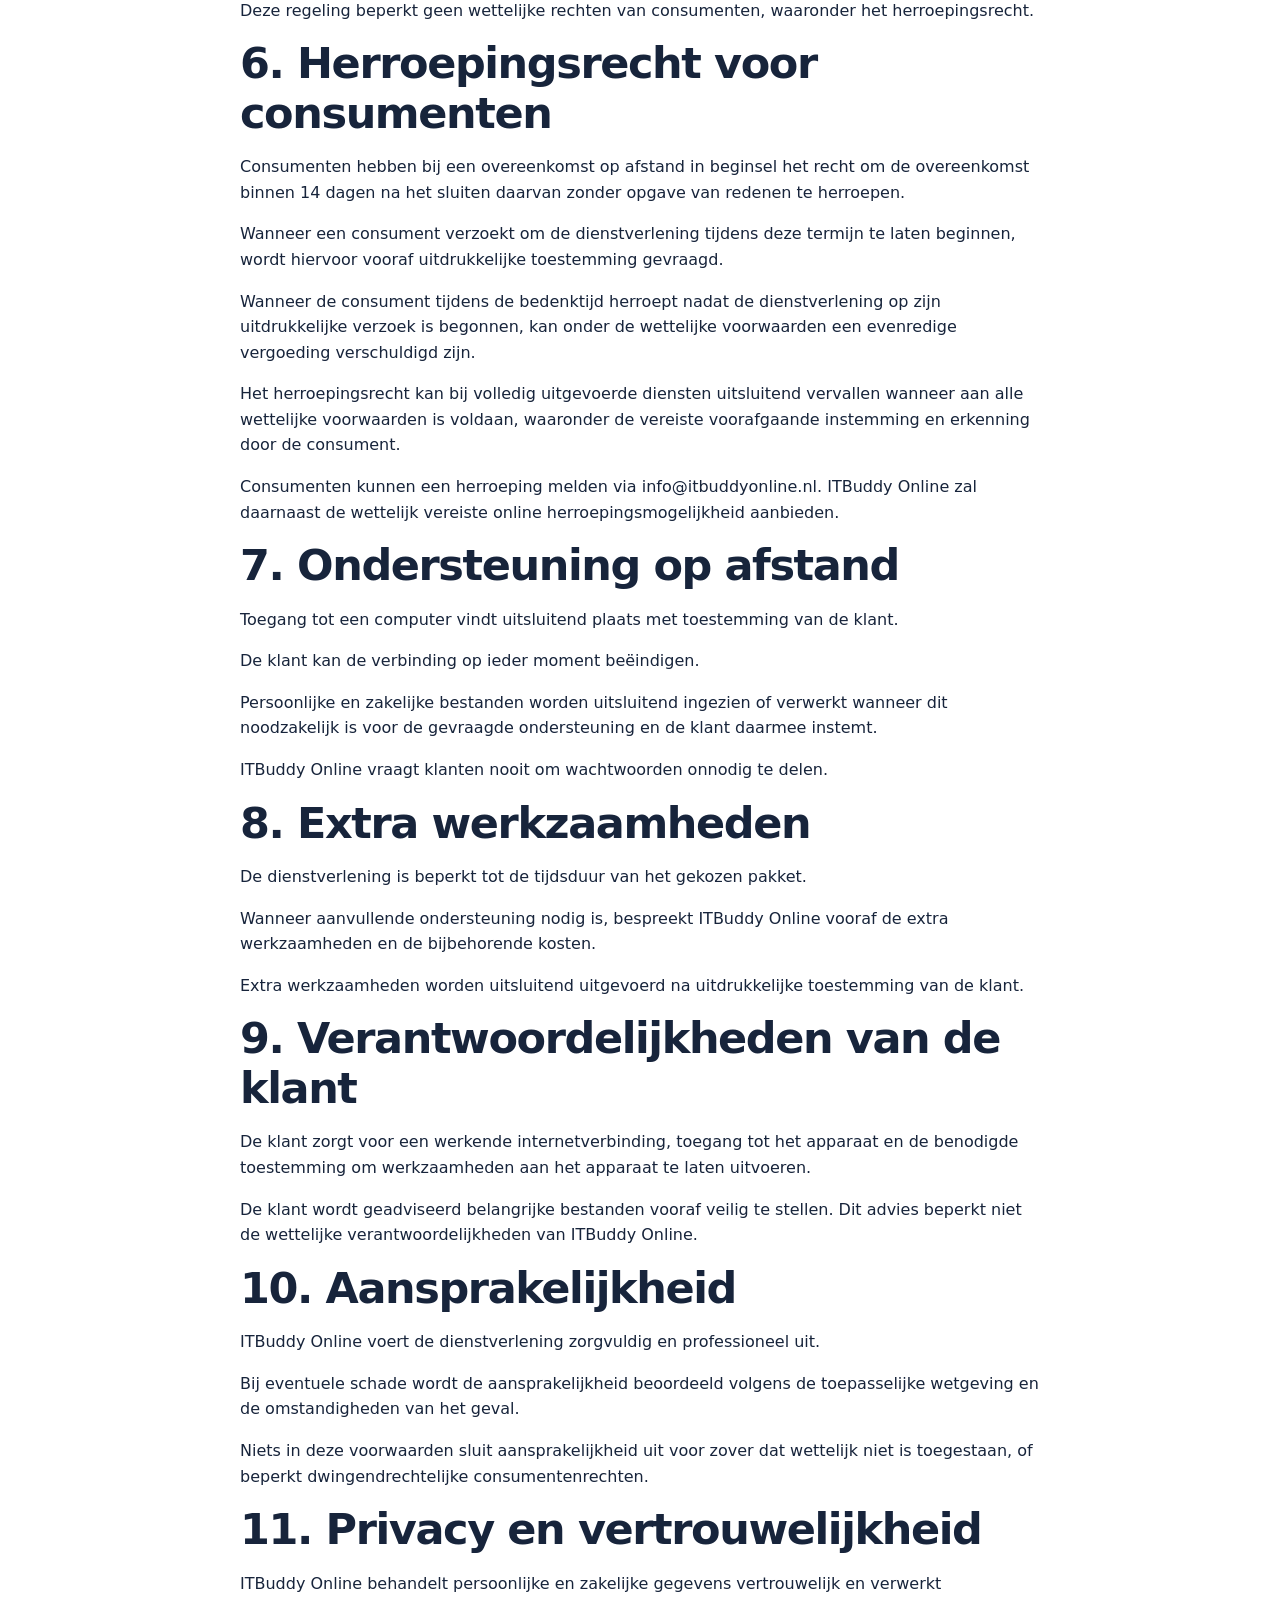
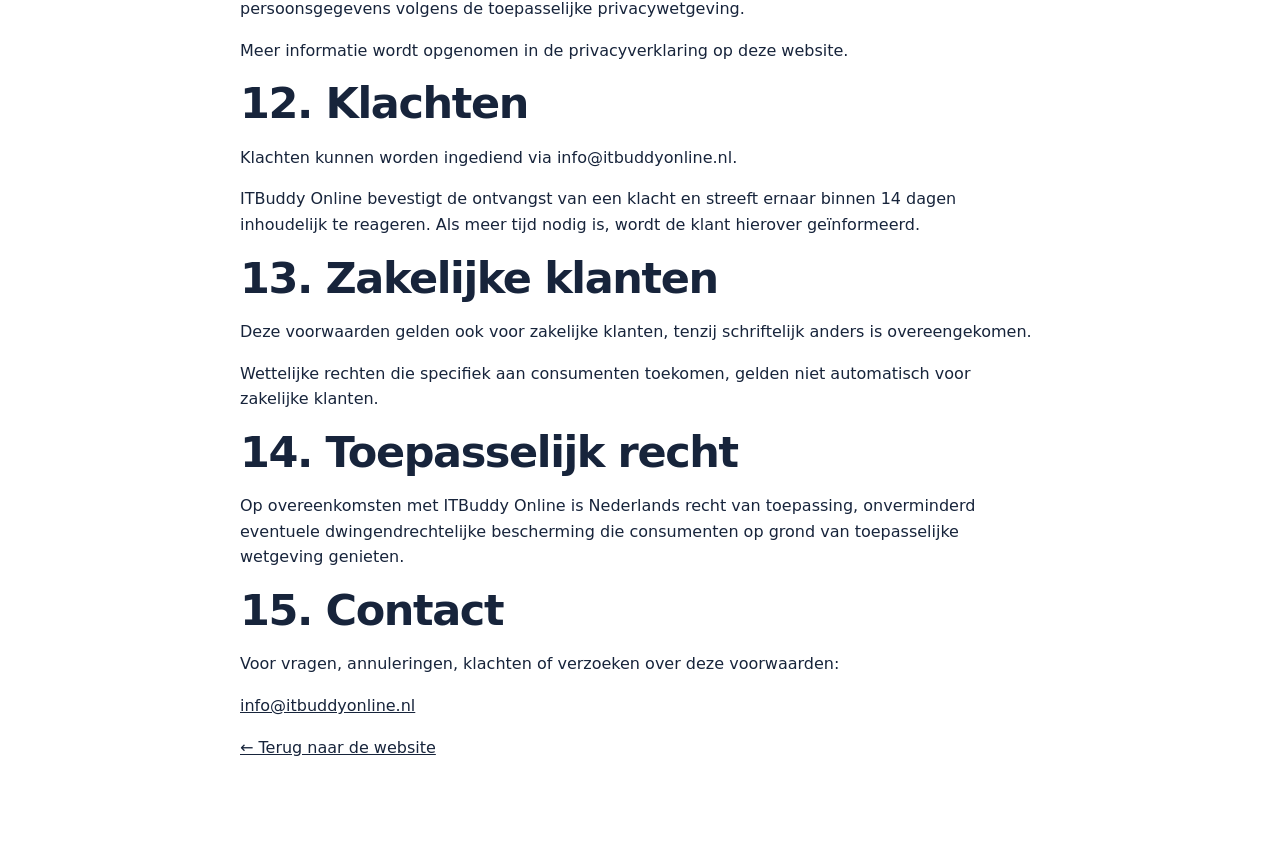
<file: voorwaarden.html>
<!doctype html>
<html lang="nl">
<head>
  <meta charset="utf-8">
  <meta name="viewport" content="width=device-width, initial-scale=1">
  <title>Algemene voorwaarden | ITBuddy Online</title>
  <link rel="stylesheet" href="style.css">
</head>
<body>

<header class="top">
  <div class="wrap nav">
    <a class="logo" href="index.html">
      IT<span>Buddy</span><small>ONLINE</small>
    </a>
  </div>
</header>

<main class="section">
  <div class="wrap narrow">

    <p class="kicker">ITBUDDY ONLINE</p>
    <h1>Algemene voorwaarden</h1>

    <p><strong>Concept — nog niet definitief</strong></p>
    <p>Deze voorwaarden zijn voorbereid voor ITBuddy Online en worden definitief gemaakt vóór de start van de dienstverlening.</p>

    <h2>1. Bedrijfsgegevens</h2>
    <p>
      Handelsnaam: ITBuddy Online<br>
      Rechtsvorm: Eenmanszaak (gepland)<br>
      E-mail: info@itbuddyonline.nl<br>
      Vestigingsadres: [NOG INVULLEN]<br>
      KvK-nummer: [NOG INVULLEN]<br>
      Btw-identificatienummer: [NOG INVULLEN INDIEN VAN TOEPASSING]
    </p>

    <h2>2. Dienstverlening</h2>
    <p>ITBuddy Online biedt computerhulp en technische ondersteuning op afstand aan particulieren, zzp'ers en bedrijven.</p>
    <p>De ondersteuning wordt naar beste kunnen uitgevoerd. Niet ieder technisch probleem kan gegarandeerd binnen de geboekte tijd worden opgelost.</p>

    <h2>3. Pakketten en tarieven</h2>
    <p>ITBuddy Online biedt de volgende pakketten aan:</p>
    <ul>
      <li>Quick Fix — 30 minuten — €19</li>
      <li>PC Support — 60 minuten — €35</li>
      <li>PC Check-up — 90 minuten — €59</li>
    </ul>
    <p>De vermelde consumentenprijzen zijn inclusief btw. De toepasselijke fiscale behandeling wordt vóór de start van de dienstverlening gecontroleerd.</p>

    <h2>4. Boeken en betalen</h2>
    <p>Klanten kiezen een pakket en een beschikbare afspraak. Betaling vindt vooraf plaats via de aangeboden betaalmethode.</p>
    <p>Een afspraak is definitief nadat de boeking en betaling zijn bevestigd.</p>
    <p>Hulp op dezelfde dag is mogelijk wanneer er voldoende beschikbaarheid is.</p>

    <h2>5. Annuleren en verzetten</h2>
    <p>Klanten kunnen hun afspraak kosteloos annuleren of verzetten tot 24 uur vóór de geplande aanvang.</p>
    <p>Bij een tijdige annulering wordt het vooraf betaalde bedrag terugbetaald via de oorspronkelijke betaalmethode.</p>
    <p>Bij annulering binnen 24 uur kunnen redelijke, vooraf duidelijk overeengekomen annuleringskosten van toepassing zijn, voor zover wettelijk toegestaan.</p>
    <p>Deze regeling beperkt geen wettelijke rechten van consumenten, waaronder het herroepingsrecht.</p>

    <h2>6. Herroepingsrecht voor consumenten</h2>
    <p>Consumenten hebben bij een overeenkomst op afstand in beginsel het recht om de overeenkomst binnen 14 dagen na het sluiten daarvan zonder opgave van redenen te herroepen.</p>
    <p>Wanneer een consument verzoekt om de dienstverlening tijdens deze termijn te laten beginnen, wordt hiervoor vooraf uitdrukkelijke toestemming gevraagd.</p>
    <p>Wanneer de consument tijdens de bedenktijd herroept nadat de dienstverlening op zijn uitdrukkelijke verzoek is begonnen, kan onder de wettelijke voorwaarden een evenredige vergoeding verschuldigd zijn.</p>
    <p>Het herroepingsrecht kan bij volledig uitgevoerde diensten uitsluitend vervallen wanneer aan alle wettelijke voorwaarden is voldaan, waaronder de vereiste voorafgaande instemming en erkenning door de consument.</p>
    <p>Consumenten kunnen een herroeping melden via info@itbuddyonline.nl. ITBuddy Online zal daarnaast de wettelijk vereiste online herroepingsmogelijkheid aanbieden.</p>

    <h2>7. Ondersteuning op afstand</h2>
    <p>Toegang tot een computer vindt uitsluitend plaats met toestemming van de klant.</p>
    <p>De klant kan de verbinding op ieder moment beëindigen.</p>
    <p>Persoonlijke en zakelijke bestanden worden uitsluitend ingezien of verwerkt wanneer dit noodzakelijk is voor de gevraagde ondersteuning en de klant daarmee instemt.</p>
    <p>ITBuddy Online vraagt klanten nooit om wachtwoorden onnodig te delen.</p>

    <h2>8. Extra werkzaamheden</h2>
    <p>De dienstverlening is beperkt tot de tijdsduur van het gekozen pakket.</p>
    <p>Wanneer aanvullende ondersteuning nodig is, bespreekt ITBuddy Online vooraf de extra werkzaamheden en de bijbehorende kosten.</p>
    <p>Extra werkzaamheden worden uitsluitend uitgevoerd na uitdrukkelijke toestemming van de klant.</p>

    <h2>9. Verantwoordelijkheden van de klant</h2>
    <p>De klant zorgt voor een werkende internetverbinding, toegang tot het apparaat en de benodigde toestemming om werkzaamheden aan het apparaat te laten uitvoeren.</p>
    <p>De klant wordt geadviseerd belangrijke bestanden vooraf veilig te stellen. Dit advies beperkt niet de wettelijke verantwoordelijkheden van ITBuddy Online.</p>

    <h2>10. Aansprakelijkheid</h2>
    <p>ITBuddy Online voert de dienstverlening zorgvuldig en professioneel uit.</p>
    <p>Bij eventuele schade wordt de aansprakelijkheid beoordeeld volgens de toepasselijke wetgeving en de omstandigheden van het geval.</p>
    <p>Niets in deze voorwaarden sluit aansprakelijkheid uit voor zover dat wettelijk niet is toegestaan, of beperkt dwingendrechtelijke consumentenrechten.</p>

    <h2>11. Privacy en vertrouwelijkheid</h2>
    <p>ITBuddy Online behandelt persoonlijke en zakelijke gegevens vertrouwelijk en verwerkt persoonsgegevens volgens de toepasselijke privacywetgeving.</p>
    <p>Meer informatie wordt opgenomen in de privacyverklaring op deze website.</p>

    <h2>12. Klachten</h2>
    <p>Klachten kunnen worden ingediend via info@itbuddyonline.nl.</p>
    <p>ITBuddy Online bevestigt de ontvangst van een klacht en streeft ernaar binnen 14 dagen inhoudelijk te reageren. Als meer tijd nodig is, wordt de klant hierover geïnformeerd.</p>

    <h2>13. Zakelijke klanten</h2>
    <p>Deze voorwaarden gelden ook voor zakelijke klanten, tenzij schriftelijk anders is overeengekomen.</p>
    <p>Wettelijke rechten die specifiek aan consumenten toekomen, gelden niet automatisch voor zakelijke klanten.</p>

    <h2>14. Toepasselijk recht</h2>
    <p>Op overeenkomsten met ITBuddy Online is Nederlands recht van toepassing, onverminderd eventuele dwingendrechtelijke bescherming die consumenten op grond van toepasselijke wetgeving genieten.</p>

    <h2>15. Contact</h2>
    <p>Voor vragen, annuleringen, klachten of verzoeken over deze voorwaarden:</p>
    <p><a href="mailto:info@itbuddyonline.nl">info@itbuddyonline.nl</a></p>

    <p><a href="index.html">← Terug naar de website</a></p>

  </div>
</main>

</body>
</html>
</file>
<file: style.css>
:root{--navy:#0c1930;--navy2:#102744;--blue:#2476ed;--sky:#61b4ff;--ink:#17243b;--muted:#617188;--bg:#f5f8fc;--line:#dfe7f1}*{box-sizing:border-box}html{scroll-behavior:smooth}body{margin:0;font:16px/1.6 system-ui,-apple-system,Segoe UI,Arial,sans-serif;color:var(--ink)}a{color:inherit}button,input,select,textarea{font:inherit}.wrap{width:min(1120px,calc(100% - 40px));margin:auto}.top{position:sticky;top:0;z-index:10;background:#fffefef5;backdrop-filter:blur(12px);border-bottom:1px solid var(--line)}.nav{display:flex;align-items:center;justify-content:space-between;min-height:76px}.logo{font-weight:850;font-size:27px;letter-spacing:-1.2px;text-decoration:none;display:inline-flex;align-items:baseline;gap:0;color:var(--navy)}.logo span{color:var(--blue)}.logo small{font-size:9px;letter-spacing:2px;margin-left:6px;color:var(--muted)}.logo-icon{color:var(--blue);margin-right:9px;font-size:29px}nav{display:flex;align-items:center;gap:24px}nav a{text-decoration:none;font-weight:650;font-size:13px}nav a:hover{color:var(--blue)}.nav-cta{background:var(--blue);color:white!important;padding:11px 17px;border-radius:9px}.menu{display:none}.hero{background:radial-gradient(circle at 90% 10%,#173e70 0,transparent 48%),linear-gradient(135deg,#0c1930,#102847);color:white;padding:95px 0 100px;overflow:hidden}.hero-grid{display:grid;grid-template-columns:1.1fr .9fr;align-items:center;gap:65px}.eyebrow,.kicker{font-size:12px;font-weight:800;letter-spacing:2px;color:var(--blue)}.eyebrow{color:#76c4ff}.hero h1{font-size:clamp(42px,5.3vw,70px);line-height:1.08;letter-spacing:-3px;margin:23px 0}.hero h1 em{font-style:normal;color:#78c4ff}.lead{font-size:18px;color:#c7d5e8;max-width:560px}.actions{display:flex;flex-wrap:wrap;gap:13px;margin:30px 0}.btn{display:inline-flex;align-items:center;justify-content:center;text-align:center;min-height:48px;padding:12px 20px;border-radius:9px;font-weight:750;text-decoration:none;border:1px solid transparent;cursor:pointer;font-size:14px}.btn.primary{background:var(--blue);color:#fff}.btn.primary:hover{background:#105dcc}.btn.secondary{background:#fff;color:var(--blue);border-color:#d5e2f5}.btn.secondary:hover{background:#edf5ff}.proof{display:flex;gap:20px;flex-wrap:wrap;color:#c9d8e8;font-size:13px}.screen{background:#fff;border-radius:16px;box-shadow:0 25px 75px #0006;transform:rotate(3deg);color:var(--ink);overflow:hidden}.screen-top{background:#f2f6fc;border-bottom:1px solid var(--line);padding:13px 18px;display:flex;gap:25px;font-size:12px}.screen-top span{color:#f8a64e}.screen-body{text-align:center;padding:47px 25px}.orb{background:#e6f4ed;color:#14a46a;border-radius:50%;width:78px;height:78px;display:grid;place-items:center;margin:auto;font-size:36px}.screen h3{font-size:23px;margin:15px 0 4px}.screen p{color:var(--muted);font-size:13px}.fake-line{height:9px;border-radius:10px;background:#edf2f8;width:80%;margin:25px auto 0}.fake-line.short{width:55%;margin-top:12px}.hero-visual{position:relative}.float-card{position:absolute;bottom:-30px;left:-30px;background:#fff;color:var(--ink);border-radius:13px;padding:14px 18px;box-shadow:0 10px 30px #0003;font-size:14px}.float-card small{display:block;color:var(--muted);margin-left:25px}.section{padding:88px 0}.section.muted{background:var(--bg)}h2{font-size:clamp(30px,4vw,43px);line-height:1.15;letter-spacing:-1.4px;margin:10px 0 16px}h2 span{color:var(--blue)}.intro{color:var(--muted);max-width:650px;margin-bottom:35px}.cards{display:grid;grid-template-columns:repeat(3,1fr);gap:18px}.card,.price{border:1px solid var(--line);background:#fff;border-radius:16px;padding:27px}.card h3,.price h3{margin:13px 0 8px}.card p,.price p{color:var(--muted);font-size:14px}.symbol{width:49px;height:49px;border-radius:13px;background:#e8f2ff;color:var(--blue);display:grid;place-items:center;font-size:25px}.prices{display:grid;grid-template-columns:repeat(3,1fr);gap:20px;margin-top:36px}.price{position:relative;display:flex;flex-direction:column}.price.featured{border:2px solid var(--blue);box-shadow:0 16px 40px #1b72e51c}.popular{position:absolute;top:-14px;right:18px;background:var(--blue);color:white;font-size:10px;letter-spacing:1px;font-weight:800;border-radius:30px;padding:6px 12px}.amount{font-size:43px;font-weight:850;color:var(--navy)}.price .btn{margin-top:auto}.price>p:not(.kicker){min-height:65px}.note{color:var(--muted);font-size:12px;margin-top:20px}.steps{display:grid;grid-template-columns:repeat(4,1fr);gap:25px;margin-top:35px}.steps b{font-size:36px;color:#b4d6ff}.steps h3{margin:5px 0}.steps p{color:var(--muted);font-size:14px}.dark{background:var(--navy);color:white}.dark h2 span{color:#7bc3ff}.dark p{color:#c1d0e2}.contact-grid{display:grid;grid-template-columns:.9fr 1.1fr;gap:75px;align-items:start}.info-pill{display:inline-block;border:1px solid #4d6380;padding:12px 18px;border-radius:9px;margin-top:20px}.small{font-size:12px}.form-card{background:white;color:var(--ink);border-radius:17px;padding:32px;box-shadow:0 18px 50px #0002}form{display:flex;flex-direction:column;gap:8px}label{font-weight:700;font-size:13px;margin-top:9px}input:not([type=checkbox]),select,textarea{width:100%;border:1px solid #d5dfeb;background:#fff;border-radius:8px;padding:12px;color:var(--ink)}input:focus,select:focus,textarea:focus{outline:2px solid #9bc8ff;border-color:var(--blue)}.form-hint{font-size:12px!important;color:var(--muted)!important;margin:3px 0}.consent{display:flex;align-items:flex-start;gap:9px;font-weight:400}.consent input{margin-top:5px}.consent a{color:var(--blue)}.wide{width:100%;margin-top:14px}.form-status{font-size:13px!important;margin:5px 0!important}.booking{display:grid;grid-template-columns:minmax(0,0.75fr) minmax(0,1.25fr);gap:35px;align-items:start}.booking>div>p{color:var(--muted)}.booking-card{border:1px solid var(--line);border-radius:18px;padding:40px;text-align:center;box-shadow:0 12px 35px #102a4910}.calendar-icon{font-size:50px;color:var(--blue)}.booking-card p{color:var(--muted)}.placeholder{border:2px dashed #cbd8e8;border-radius:10px;padding:22px;color:var(--muted);font-size:14px;margin-top:25px}.narrow{max-width:800px}.narrow details{background:white;border:1px solid var(--line);border-radius:10px;padding:18px 22px;margin:12px 0}.narrow summary{font-weight:750;cursor:pointer}.narrow details p{color:var(--muted)}.final-cta{text-align:center}.final-cta p{color:var(--muted)}.center{justify-content:center}footer{background:#091527;color:#c3d0e1;padding:50px 0 20px}.foot{display:grid;grid-template-columns:2fr 1fr 1fr;gap:25px}.foot .logo{color:white}.foot p{font-size:13px}.foot a{color:inherit}.copyright{border-top:1px solid #25364e;margin-top:25px;padding-top:18px;font-size:12px;color:#91a4bd}@media(max-width:850px){.menu{display:block;background:none;border:0;font-size:25px;cursor:pointer}nav{display:none;position:absolute;top:75px;left:0;right:0;background:white;flex-direction:column;align-items:stretch;padding:20px;box-shadow:0 12px 20px #0001}nav.open{display:flex}.hero-grid,.contact-grid,.booking{grid-template-columns:1fr;gap:45px}.hero-visual{max-width:500px;margin:15px auto}.cards,.prices{grid-template-columns:repeat(2,1fr)}.steps{grid-template-columns:repeat(2,1fr)}}@media(max-width:560px){.hero{padding:65px 0 80px}.hero h1{letter-spacing:-1.8px}.cards,.prices,.steps,.foot{grid-template-columns:1fr}.section{padding:65px 0}.float-card{left:0}.form-card{padding:22px}.proof{gap:10px}.screen-body{padding:25px 15px}}
/* Uitlijning van de afspraken-sectie */
.booking > div:first-child {
  align-self: start;
}

.booking {
  align-items: start;
}
.info-pill {
  text-decoration: none;
}

.info-pill:hover {
  text-decoration: none;
  border-color: #2476ed;
}
.email-intro {
  color: #ffffff;
  font-size: 14px;
  margin: 24px 0 10px;
}
/* Compacte navigatiebalk */
header.top {
    padding-top: 0;
    padding-bottom: 0;
}

header.top .wrap {
    min-height: 90px;
    display: flex;
    align-items: center;
}

/* ITBuddy - hover-effect dienstenkaarten */
.cards .card {
    transition: transform 0.25s ease,
                box-shadow 0.25s ease,
                border-color 0.25s ease;
}

@media (hover: hover) {
    .cards .card:hover {
        transform: translateY(-5px);
        box-shadow: 0 12px 28px rgba(15, 23, 42, 0.09);
        border-color: #b9ccff;
    }
}

@media (prefers-reduced-motion: reduce) {
    .cards .card {
        transition: none;
    }
}

/* ITBuddy pakketkeuze */
.package-selector {
  margin-bottom: 22px;
}

.package-selector p {
  margin-bottom: 12px;
  font-size: 16px;
}

.package-buttons {
  display: flex;
  flex-wrap: wrap;
  gap: 10px;
}

.package-btn {
  padding: 13px 18px;
  background: #fff;
  color: #3d73f3;
  border: 1px solid #cbd9f5;
  border-radius: 9px;
  font: inherit;
  font-weight: 700;
  cursor: pointer;
  transition: background 0.2s, color 0.2s;
}

.package-btn:hover,
.package-btn.active {
  background: #3d73f3;
  color: #fff;
  border-color: #3d73f3;
}


/* Mooie ITBuddy pakketknoppen */

.package-selector {
  width: 100%;
  margin-bottom: 32px;
  text-align: center;
}

.package-selector p {
  margin-bottom: 18px;
  font-size: 16px;
  font-weight: 700;
}

.package-buttons {
  display: flex;
  justify-content: center;
  flex-wrap: wrap;
  gap: 12px;
  margin-bottom: 28px;
}

.package-btn {
  background: white;
  color: #3d73f3;
  border: 2px solid #3d73f3;
  border-radius: 12px;
  padding: 14px 20px;
  font: inherit;
  font-weight: 700;
  cursor: pointer;
  transition: all 0.2s ease;
}

.package-btn:hover {
  background: #eaf1ff;
}

.package-btn.active,
.package-btn.active:hover {
  background: #3d73f3;
  color: white;
  border-color: #3d73f3;
}

@media (max-width: 600px) {
  .package-buttons {
    flex-direction: column;
  }

  .package-btn {
    width: 100%;
  }
}


/* Hover-kleuren pakketknoppen corrigeren */

.package-btn:hover:not(.active) {
  background: #eaf1ff;
  color: #3d73f3;
  border-color: #3d73f3;
}

.package-btn.active:hover {
  background: #3d73f3;
  color: #ffffff;
  border-color: #3d73f3;
}

/* ITBuddy - hover-effect tariefkaarten */

.price {
  transition: transform 0.25s ease,
              box-shadow 0.25s ease,
              border-color 0.25s ease;
}

.price:hover {
  transform: translateY(-6px);
  box-shadow: 0 14px 32px rgba(61, 115, 243, 0.14);
  border-color: #3d73f3;
}

.price.featured:hover {
  box-shadow: 0 16px 36px rgba(61, 115, 243, 0.22);
}

@media (prefers-reduced-motion: reduce) {
  .price {
    transition: none;
  }
}

/* Tariefkaarten: knoppen netjes naast elkaar */

.price-actions {
  display: flex;
  align-items: center;
  gap: 8px;
  flex-wrap: wrap;
  margin-top: auto;
}

.price-actions .btn {
  display: inline-flex;
  align-items: center;
  justify-content: center;
  gap: 4px;
  width: auto;
  padding: 13px 12px;
  white-space: nowrap;
  font-size: 13px;
}

.price-actions .btn svg {
  flex-shrink: 0;
}

@media (max-width: 480px) {
  .price-actions {
    flex-direction: column;
    align-items: stretch;
  }

  .price-actions .btn {
    width: 100%;
  }
}

/* ITBuddy - duidelijke hoofdknop bij tarieven */

.price-actions {
  display: flex;
  flex-wrap: nowrap;
  gap: 8px;
  width: 100%;
}

.price-actions .btn.primary {
  flex: 1.4;
  min-width: 0;
}

.price-actions .btn.secondary {
  flex: 1;
  min-width: 0;
}

.price-actions .btn {
  padding: 13px 8px;
  font-size: 12px;
}

@media (max-width: 600px) {
  .price-actions {
    flex-direction: column;
  }

  .price-actions .btn {
    width: 100%;
  }
}

/* ITBuddy - Zo werkt het */

#werkwijze .steps {
  display: grid;
  grid-template-columns: repeat(4, minmax(0, 1fr));
  gap: 18px;
  margin-top: 35px;
}

#werkwijze .step-card {
  background: #ffffff;
  border: 1px solid #dce6f5;
  border-radius: 16px;
  padding: 26px 22px;
  transition: transform 0.25s ease, box-shadow 0.25s ease;
}

#werkwijze .step-card:hover {
  transform: translateY(-5px);
  box-shadow: 0 12px 28px rgba(30, 70, 140, 0.10);
}

#werkwijze .step-icon {
  display: flex;
  align-items: center;
  justify-content: center;
  width: 48px;
  height: 48px;
  margin-bottom: 16px;
  border-radius: 12px;
  background: #e8f1ff;
  color: #3d73f3;
  font-size: 25px;
}

#werkwijze .step-card b {
  display: block;
  color: #a8caff;
  font-size: 24px;
  margin-bottom: 10px;
}

#werkwijze .step-card h3 {
  margin-bottom: 12px;
}

@media (max-width: 900px) {
  #werkwijze .steps {
    grid-template-columns: repeat(2, minmax(0, 1fr));
  }
}

@media (max-width: 550px) {
  #werkwijze .steps {
    grid-template-columns: 1fr;
  }
}

/* ITBuddy - compacter hulpformulier */

#hulp .form-card {
  padding: 26px;
}

#hulp #support-form {
  gap: 10px;
}

#hulp #support-form textarea {
  min-height: 85px;
  height: 85px;
}

#hulp #support-form input,
#hulp #support-form select {
  min-height: 44px;
}

#hulp #support-form label {
  margin-bottom: 4px;
}

/* ITBuddy - formulier verder verfijnen */

#hulp .form-card {
  padding: 24px 26px;
}

#hulp #support-form label {
  margin-bottom: 2px;
}

#hulp #support-form input:not([type="checkbox"]),
#hulp #support-form select {
  min-height: 42px;
  padding-top: 9px;
  padding-bottom: 9px;
}

#hulp #support-form textarea {
  height: 80px;
  min-height: 80px;
}

#hulp #support-form {
  row-gap: 6px;
}

/* ITBuddy bevestigingspop-up */

.success-overlay[hidden] {
  display: none !important;
}

.success-overlay {
  position: fixed;
  inset: 0;
  z-index: 9999;
  background: rgba(9, 19, 42, 0.75);
  display: flex;
  align-items: center;
  justify-content: center;
  padding: 130px 20px 20px;
}

.success-modal {
  position: relative;
  width: 100%;
  max-width: 440px;
  background: white;
  border-radius: 22px;
  padding: 115px 30px 30px;
  text-align: center;
  box-shadow: 0 25px 70px rgba(0, 0, 0, 0.25);
}

.success-mascot {
  position: absolute;
  width: 230px;
  max-height: 210px;
  object-fit: contain;
  bottom: calc(100% - 115px);
  left: 50%;
  transform: translateX(-50%);
}

.success-check {
  color: #22c55e;
  font-size: 38px;
  font-weight: bold;
  margin-bottom: 12px;
}

.success-modal h2 {
  font-size: 25px;
  line-height: 1.3;
  color: #101b34;
  margin-bottom: 14px;
}

.success-modal h2 span {
  color: #3d73f3;
}

.success-modal p {
  color: #64748b;
  line-height: 1.6;
  margin-bottom: 24px;
}

.success-button {
  width: 100%;
  padding: 15px;
  border: none;
  border-radius: 10px;
  background: #3d73f3;
  color: white;
  font: inherit;
  font-weight: 700;
  cursor: pointer;
}

.success-button:hover {
  background: #285cdb;
}

.success-close {
  position: absolute;
  top: 15px;
  right: 18px;
  border: none;
  background: transparent;
  color: #64748b;
  font-size: 28px;
  cursor: pointer;
}

@media (max-width: 480px) {
  .success-modal {
    padding: 105px 22px 24px;
  }

  .success-mascot {
    width: 190px;
    bottom: calc(100% - 105px);
  }
}

/* ITBuddy - professioneel bevestigingsicoon */

.success-check {
  width: 58px;
  height: 58px;
  margin: 0 auto 20px;
  border-radius: 50%;
  background: #22c55e;
  color: #ffffff;
  display: flex;
  align-items: center;
  justify-content: center;
  font-size: 34px;
  font-weight: 700;
  line-height: 1;
}

/* Verberg de dubbele groene formulierbevestiging */
#support-form .form-status[style*="color: rgb(19, 121, 75)"],
#support-form .form-status[style*="color: #13794b"] {
  display: none;
}

/* ITBuddy - compactere pakketkeuze */

.booking-card {
  padding-top: 20px;
}

.package-selector {
  margin-top: 0;
}

.package-selector p {
  margin-top: 0;
}

/* ITBuddy - moderne FAQ iconen */

.faq summary {
  list-style: none;
  display: flex;
  align-items: center;
  justify-content: space-between;
  gap: 16px;
  cursor: pointer;
}

.faq summary::-webkit-details-marker {
  display: none;
}

.faq summary::after {
  content: "+";
  color: #3d73f3;
  font-size: 26px;
  font-weight: 500;
  line-height: 1;
  flex-shrink: 0;
}

.faq details[open] summary::after {
  content: "−";
}

/* ITBuddy - FAQ met plus- en minicoontjes */

#faq summary {
  list-style: none;
  display: flex;
  align-items: center;
  justify-content: space-between;
  gap: 16px;
  cursor: pointer;
}

#faq summary::-webkit-details-marker {
  display: none;
}

#faq summary::after {
  content: "+";
  color: #3d73f3;
  font-size: 26px;
  font-weight: 600;
  line-height: 1;
  flex-shrink: 0;
}

#faq details[open] summary::after {
  content: "−";
}

/* ITBuddy - FAQ hover-effect */

#faq details {
  transition:
    background-color 0.25s ease,
    border-color 0.25s ease,
    box-shadow 0.25s ease,
    transform 0.25s ease;
}

@media (hover: hover) {
  #faq details:hover {
    background-color: #f5f8ff;
    border-color: #3d73f3;
    box-shadow: 0 8px 24px rgba(61, 115, 243, 0.10);
    transform: translateY(-3px);
  }
}

/* Geopende vraag subtiel accentueren */

#faq details[open] {
  border-color: #3d73f3;
  background-color: #ffffff;
}

/* ITBuddy - compactere afsluitende sectie */

#contact {
  padding-top: 55px;
  padding-bottom: 65px;
}

/* ITBuddy - footerlogo */

.footer-logo img {
  display: block;
  width: 240px;
  max-width: 100%;
  height: auto;
}

/* ITBuddy Online — brede Cal.com kalender op desktop */
@media (min-width: 901px) {
  #afspraak .booking {
    display: grid;
    grid-template-columns: minmax(0, 1fr);
    gap: 30px;
  }
  #afspraak .booking > div:first-child {
    max-width: 800px;
  }
  #afspraak .booking-card {
    width: 100%;
    min-width: 0;
    padding: 24px;
  }
}
#afspraak #itbuddy-calendar {
  width: 100%;
  min-width: 0 !important;
  height: 850px !important;
  text-align: left;
}
#afspraak #itbuddy-calendar iframe {
  display: block;
  width: 100% !important;
  min-height: 850px;
  border: 0;
}
@media (max-width: 600px) {
  #afspraak .booking-card { padding: 16px; }
  #afspraak #itbuddy-calendar { height: 850px !important; }
}

/* ITBuddy Online — compactere boekingskalender (desktop)
   Cal.com plaatst boven de eigen kalender extra witruimte binnen het iframe.
   We schuiven het iframe visueel omhoog, zonder de pakketknoppen te veranderen. */
@media (min-width: 901px) {
  #afspraak .package-selector { margin-bottom: 8px; }
  #afspraak .package-buttons { margin-bottom: 8px; }
  #afspraak #itbuddy-calendar {
    overflow: hidden;
    height: 760px !important;
  }
  #afspraak #itbuddy-calendar iframe {
    transform: translateY(-95px);
    height: 855px !important;
    min-height: 855px;
  }
}

/* ITBuddy - klikbare doelgroepkaarten */

#voor-wie a.audience-link,
#voor-wie a.audience-link:visited,
#voor-wie a.audience-link:hover {
  text-decoration: none !important;
  color: var(--ink);
}

/* Titels en beschrijvingen */
#voor-wie .audience-link h3,
#voor-wie .audience-link p {
  color: inherit;
  text-decoration: none;
}

/* Alleen de actie krijgt een blauwe kleur */
#voor-wie .service-link-cta {
  color: var(--blue);
  font-weight: 700;
  text-decoration: none;
}

/* ITBuddy - verbonden stappenplan */

#werkwijze .step-card {
  position: relative;
}

/* Subtiele lijn tussen de kaarten op desktop */
@media (min-width: 1000px) {
  #werkwijze .steps {
    gap: 24px;
  }

  #werkwijze .step-card:not(:last-child)::after {
    content: "";
    position: absolute;
    top: 50%;
    left: 100%;
    width: 24px;
    height: 2px;
    background: #A9C7FF;
    z-index: 2;
  }
}

/* Waarom ITBuddy - vier kaarten naast elkaar */
@media (min-width: 1100px) {
  #waarom .cards {
    display: grid;
    grid-template-columns: repeat(4, minmax(0, 1fr));
    gap: 18px;
  }
}

/* Tablets: twee kaarten per rij */
@media (min-width: 650px) and (max-width: 1099px) {
  #waarom .cards {
    display: grid;
    grid-template-columns: repeat(2, minmax(0, 1fr));
    gap: 18px;
  }
}

/* Mobiel: een kaart per rij */
@media (max-width: 649px) {
  #waarom .cards {
    display: grid;
    grid-template-columns: 1fr;
    gap: 18px;
  }
}
</file>
<file: itbuddy-nav.css>
/* ITBuddy Online: gedeelde navigatie op alle pagina's */
.top .nav { gap: 22px; }
.top .nav > .logo { flex-shrink: 0; }
.top .nav > .logo img { max-width: min(340px, 32vw); }
.top nav { gap: clamp(10px, 1.35vw, 22px); }
.nav-dropdown { position: relative; font-size: 13px; font-weight: 650; }
.nav-dropdown summary { list-style: none; cursor: pointer; white-space: nowrap; }
.nav-dropdown summary::-webkit-details-marker { display: none; }
.nav-dropdown summary:hover, .nav-dropdown[open] summary { color: var(--blue); }
.nav-dropdown-panel { position: absolute; top: calc(100% + 16px); left: -14px; min-width: 230px; background: white; border: 1px solid var(--line); border-radius: 12px; box-shadow: 0 12px 30px #102a4922; padding: 9px; z-index: 30; }
.nav-dropdown-panel a { display: block; padding: 10px 12px; border-radius: 7px; white-space: nowrap; }
.nav-dropdown-panel a:hover, .nav-dropdown-panel a[aria-current="page"] { background: #eaf2ff; color: var(--blue); }
@media (max-width: 850px) {
 .top .nav > .logo img { max-width: min(340px, 70vw); }
 .top nav { gap: 16px; }
 .nav-dropdown { width: 100%; }
 .nav-dropdown summary { padding: 3px 0; }
 .nav-dropdown-panel { position: static; min-width: 0; box-shadow: none; margin-top: 8px; border-radius: 8px; }
}
@media (min-width: 851px) and (max-width: 1100px) { .top .nav > .logo img { max-width: 260px; } }
</file>
